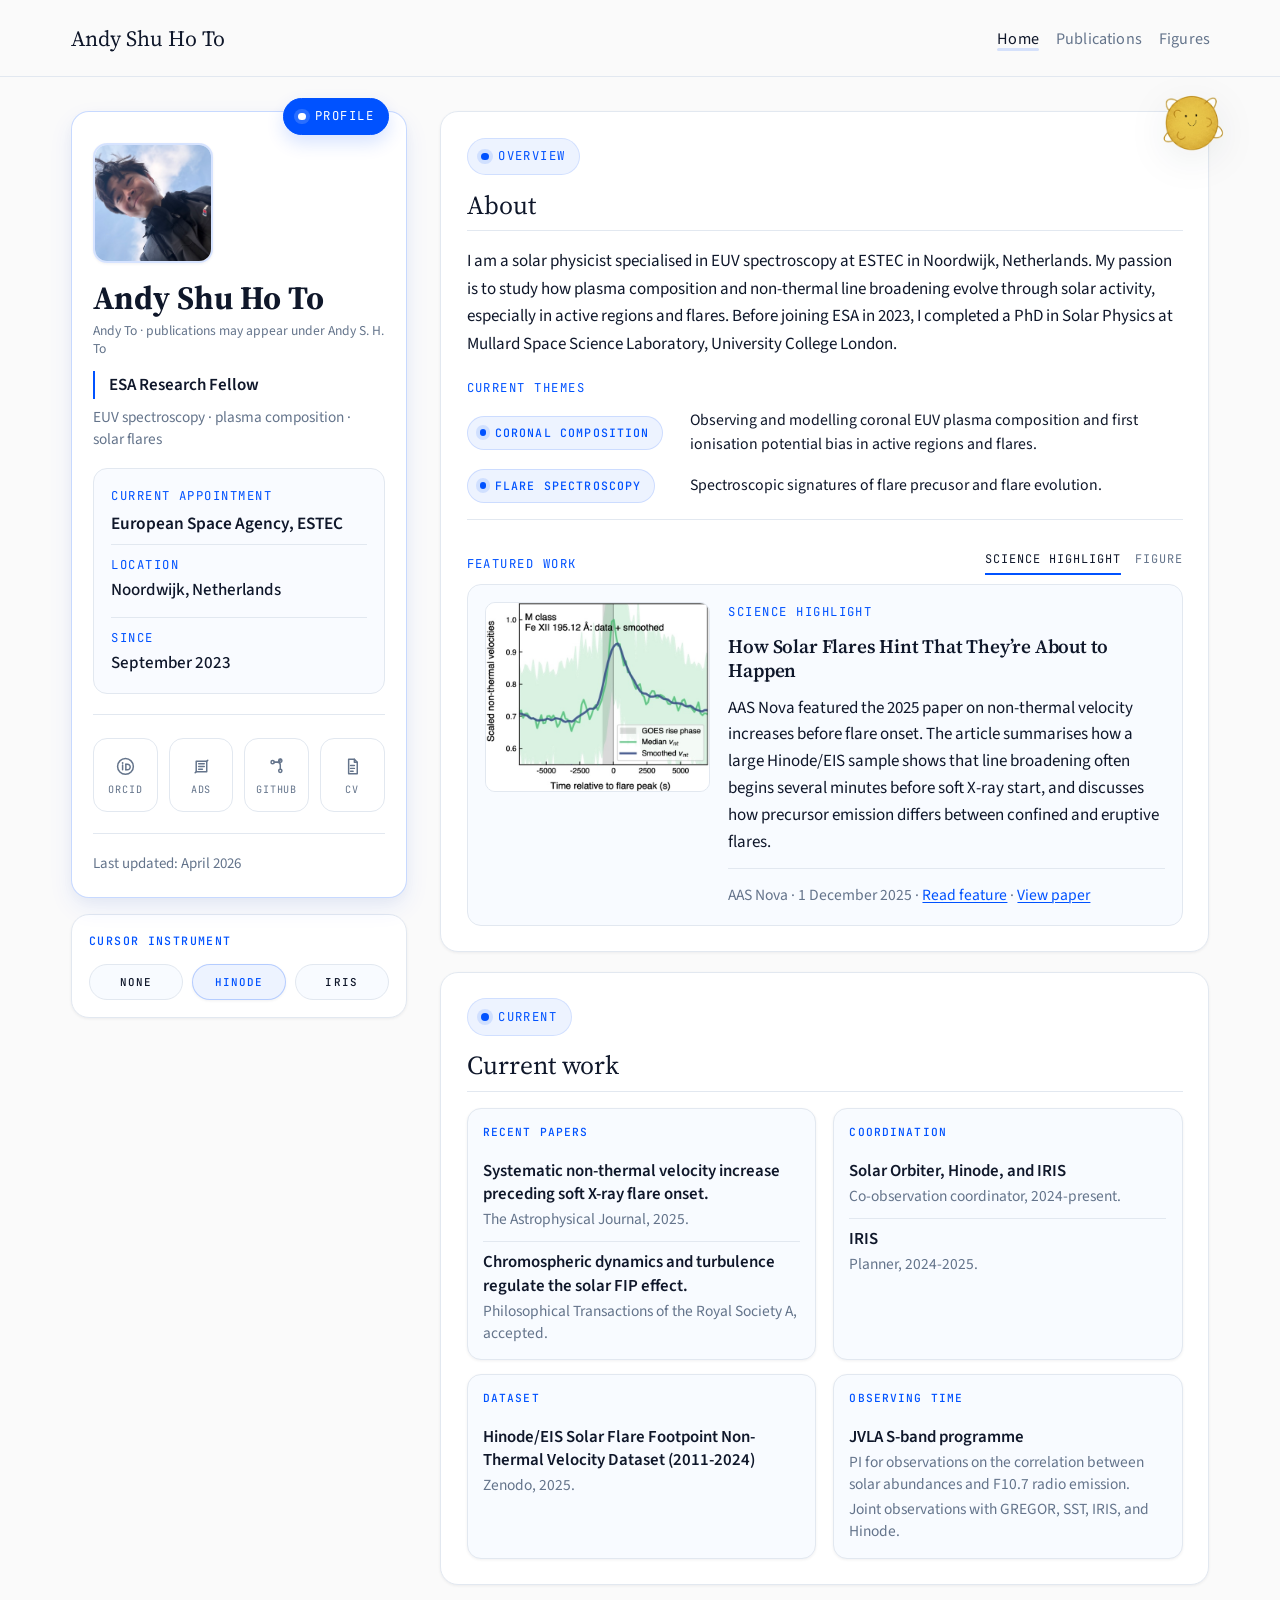
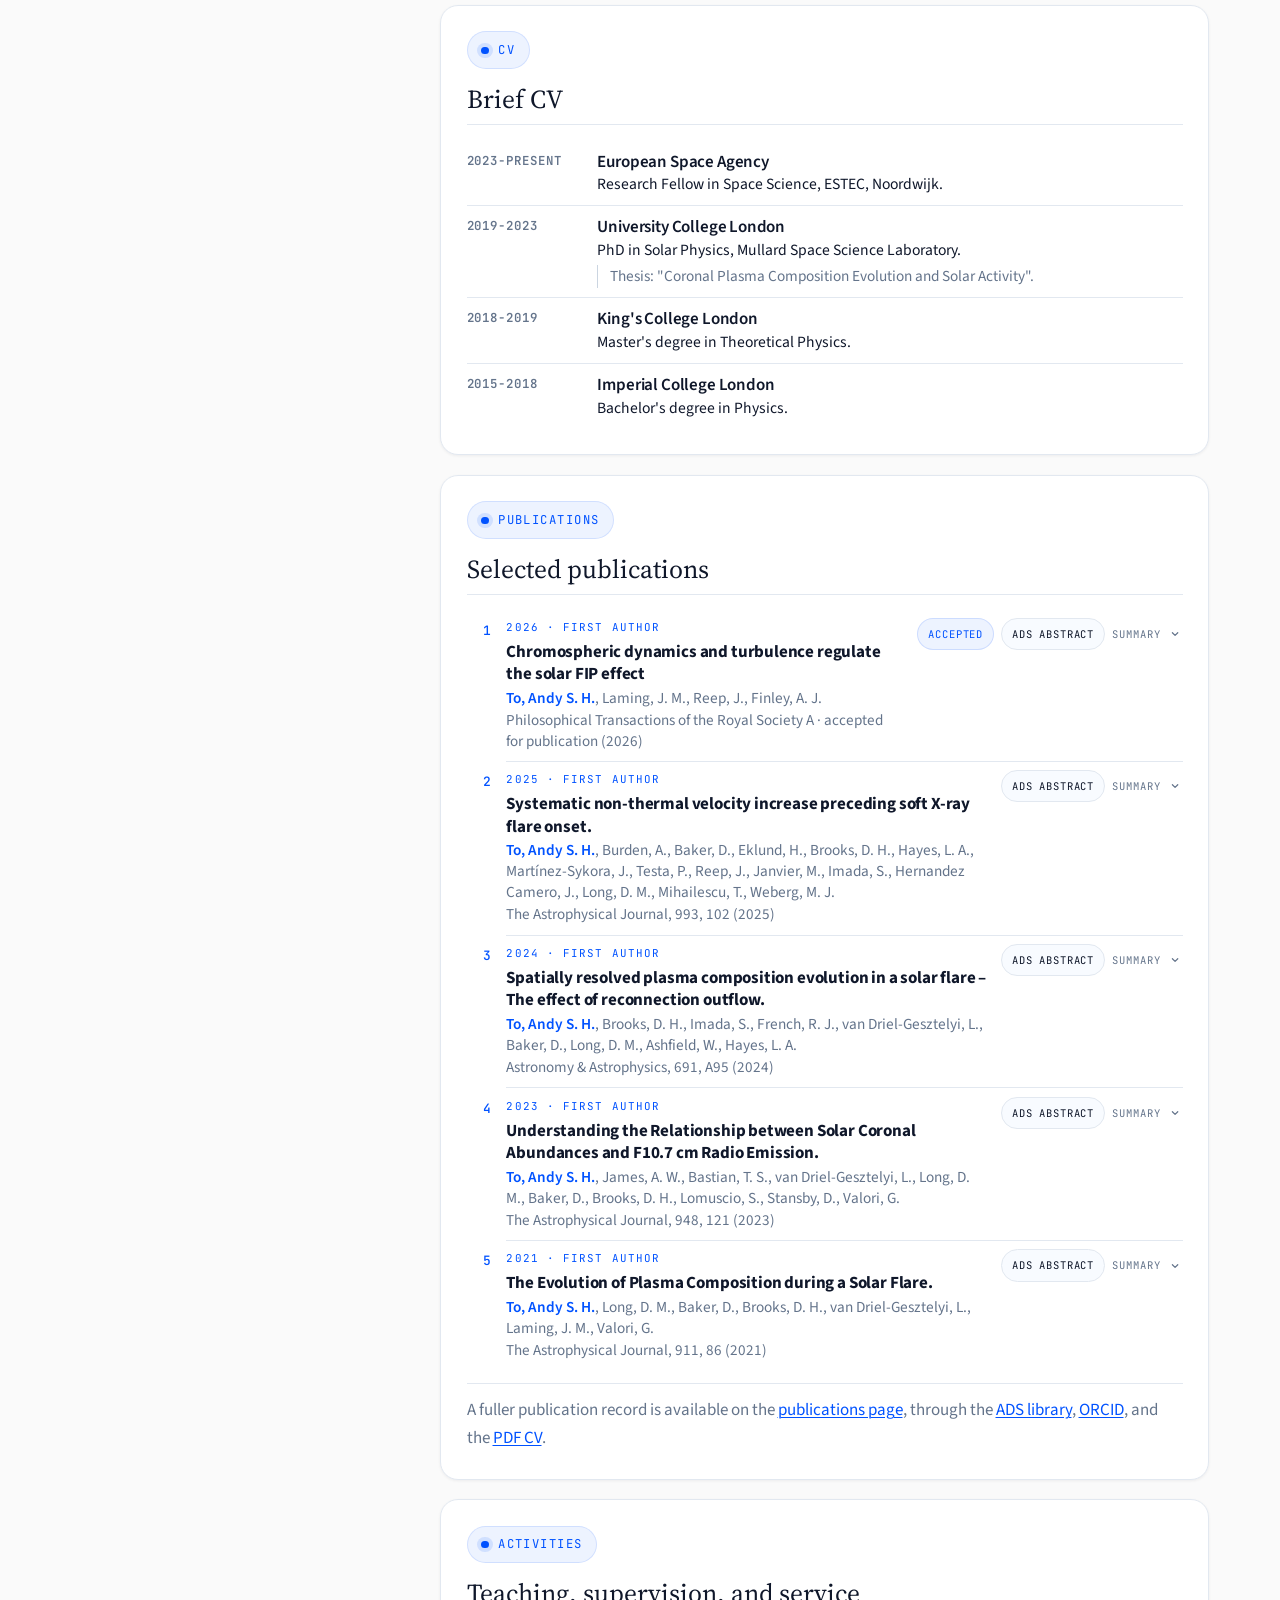
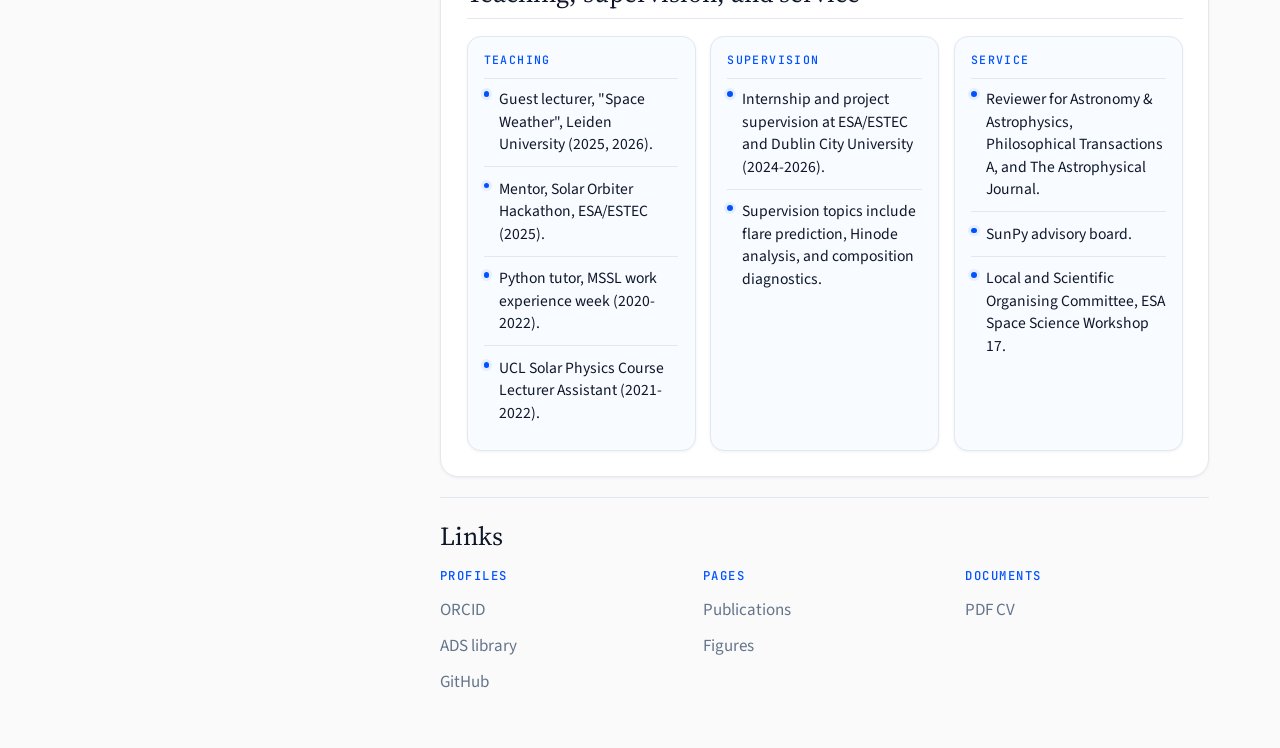
<file: index.html>
<!DOCTYPE html>
<html lang="en">
<head>
<meta charset="utf-8"/>
<meta content="width=device-width, initial-scale=1.0" name="viewport"/>
<title>Andy Shu Ho To (Andy To) | Solar Physicist at ESTEC</title>
<meta content="Academic homepage of Andy Shu Ho To, also listed as Andy To, a solar physicist at ESTEC in Noordwijk working on EUV spectroscopy, coronal plasma composition, solar flares, publications, and figures." name="description"/>
<meta content="Andy Shu Ho To" name="author"/>
<meta content="index, follow, max-image-preview:large" name="robots"/>
<meta content="index, follow, max-image-preview:large" name="googlebot"/>
<meta content="Andy Shu Ho To, Andy To, solar physics, solar physicist, EUV spectroscopy, ESTEC, ESA, solar flares, coronal plasma composition" name="keywords"/>
<meta content="#fafafa" name="theme-color"/>
<link href="./images/decorations/favicon-sun.png" rel="icon" type="image/png"/>
<link href="./images/decorations/favicon-sun.png" rel="apple-touch-icon"/>
<link href="https://andyto1234.github.io/" rel="canonical"/>
<meta content="Andy Shu Ho To (Andy To) | Solar Physicist at ESTEC" property="og:title"/>
<meta content="Solar physics, EUV spectroscopy, plasma composition, flare research, publications, figures, and academic activity by Andy Shu Ho To." property="og:description"/>
<meta content="profile" property="og:type"/>
<meta content="https://andyto1234.github.io/" property="og:url"/>
<meta content="Andy Shu Ho To" property="og:site_name"/>
<meta content="https://andyto1234.github.io/images/profile-2026.jpg" property="og:image"/>
<meta content="Portrait of Andy Shu Ho To, solar physicist and ESA Research Fellow." property="og:image:alt"/>
<meta content="summary_large_image" name="twitter:card"/>
<meta content="Andy Shu Ho To (Andy To) | Solar Physicist at ESTEC" name="twitter:title"/>
<meta content="Solar physics, EUV spectroscopy, plasma composition, flare research, publications, figures, and academic activity by Andy Shu Ho To." name="twitter:description"/>
<meta content="https://andyto1234.github.io/images/profile-2026.jpg" name="twitter:image"/>
<meta content="Portrait of Andy Shu Ho To, solar physicist and ESA Research Fellow." name="twitter:image:alt"/>
<link href="https://fonts.googleapis.com" rel="preconnect"/>
<link crossorigin="" href="https://fonts.gstatic.com" rel="preconnect"/>
<link href="https://fonts.googleapis.com/css2?family=JetBrains+Mono:wght@500&amp;family=Source+Sans+3:wght@400;600;700&amp;family=Source+Serif+4:wght@400;600&amp;display=swap" rel="stylesheet"/>
<link href="./style.css" rel="stylesheet"/>
<script type="application/ld+json">
      {
        "@context": "https://schema.org",
        "@graph": [
          {
            "@type": "WebSite",
            "@id": "https://andyto1234.github.io/#website",
            "url": "https://andyto1234.github.io/",
            "name": "Andy Shu Ho To",
            "alternateName": "Andy To",
            "description": "Academic homepage of Andy Shu Ho To with solar-physics research, publications, figures, and academic activity."
          },
          {
            "@type": "Person",
            "@id": "https://andyto1234.github.io/#person",
            "name": "Andy Shu Ho To",
            "alternateName": [
              "Andy To",
              "Andy S. H. To",
              "Andy SH To"
            ],
            "givenName": "Andy",
            "additionalName": "Shu Ho",
            "familyName": "To",
            "url": "https://andyto1234.github.io/",
            "image": "https://andyto1234.github.io/images/profile-2026.jpg",
            "description": "Solar physicist working on EUV spectroscopy, plasma composition, and solar flares at ESTEC in Noordwijk.",
            "jobTitle": "ESA Research Fellow",
            "mainEntityOfPage": "https://andyto1234.github.io/",
            "identifier": "https://orcid.org/0000-0003-0774-9084",
            "worksFor": {
              "@type": "Organization",
              "name": "European Space Agency"
            },
            "workLocation": {
              "@type": "Place",
              "name": "ESTEC, Noordwijk, Netherlands"
            },
            "alumniOf": [
              {
                "@type": "CollegeOrUniversity",
                "name": "University College London"
              },
              {
                "@type": "CollegeOrUniversity",
                "name": "King's College London"
              },
              {
                "@type": "CollegeOrUniversity",
                "name": "Imperial College London"
              }
            ],
            "knowsAbout": [
              "Solar physics",
              "EUV spectroscopy",
              "Coronal plasma composition",
              "First ionisation potential bias",
              "Solar flares"
            ],
            "sameAs": [
              "https://orcid.org/0000-0003-0774-9084",
              "https://github.com/andyto1234",
              "https://ui.adsabs.harvard.edu/user/libraries/9ZO21vKyRQqj28TcnHH9GQ"
            ]
          },
          {
            "@type": "BreadcrumbList",
            "@id": "https://andyto1234.github.io/#breadcrumb",
            "itemListElement": [
              {
                "@type": "ListItem",
                "position": 1,
                "name": "Home",
                "item": "https://andyto1234.github.io/"
              }
            ]
          }
        ]
      }
    </script>
</head>
<body>
<a class="skip-link" href="#main-content">Skip to content</a>
<header class="site-header">
<div class="container site-header__inner">
<a class="site-title" href="./">Andy Shu Ho To</a>
<nav aria-label="Primary" class="site-nav">
<a aria-current="page" href="./">Home</a>
<a href="./publications.html">Publications</a>
<a href="./figures.html">Figures</a>
</nav>
</div>
</header>
<main class="container page-layout" id="main-content">
<div class="rail-column">
<aside class="profile-card">
<p class="section-tag section-tag--inverted profile-card__tag">
<span aria-hidden="true" class="section-tag__dot"></span>
<span>Profile</span>
</p>
<img alt="Portrait of Andy Shu Ho To" class="profile-card__avatar" height="120" src="./images/profile-2026.jpg" width="120"/>
<h1 class="profile-card__name">Andy Shu Ho To</h1>
<p class="profile-card__alias">Andy To · publications may appear under Andy S. H. To</p>
<p class="profile-card__role">ESA Research Fellow</p>
<p class="profile-card__descriptor">
            EUV spectroscopy · plasma composition · solar flares
          </p>
<div class="profile-card__appointment">
<p class="appointment-card__label">Current appointment</p>
<h3 class="appointment-card__title">European Space Agency, ESTEC</h3>
<ul class="appointment-card__meta">
<li>
<span class="appointment-card__meta-label">Location</span>
<span>Noordwijk, Netherlands</span>
</li>
<li>
<span class="appointment-card__meta-label">Since</span>
<span>September 2023</span>
</li>
</ul>
</div>
<ul aria-label="Profile links" class="profile-card__links">
<li>
<a aria-label="ORCID" class="profile-card__icon-link" href="https://orcid.org/0000-0003-0774-9084" rel="noreferrer noopener" target="_blank" title="ORCID">
<svg aria-hidden="true" viewbox="0 0 24 24">
<circle cx="12" cy="12" r="8.25"></circle>
<circle cx="9" cy="8.4" fill="currentColor" r="0.95" stroke="none"></circle>
<path d="M9 10.5v5"></path>
<path d="M12.4 15.5v-5.9"></path>
<path d="M12.4 9.6h1.6a2.95 2.95 0 1 1 0 5.9h-1.6"></path>
</svg>
<span class="profile-card__icon-label">ORCID</span>
<span class="sr-only">ORCID</span></a>
</li>
<li>
<a aria-label="ADS library" class="profile-card__icon-link" href="https://ui.adsabs.harvard.edu/user/libraries/9ZO21vKyRQqj28TcnHH9GQ" rel="noreferrer noopener" target="_blank" title="ADS library">
<svg aria-hidden="true" viewbox="0 0 24 24">
<path d="M6.5 6.5h11v11h-11z"></path>
<path d="M9.1 9.2h5.8"></path>
<path d="M9.1 12h5.8"></path>
<path d="M9.1 14.8h3.9"></path>
<path d="M18.6 5.4l-1.1 1.1"></path>
<path d="M5.4 18.6l1.1-1.1"></path>
</svg>
<span class="profile-card__icon-label">ADS</span>
<span class="sr-only">ADS library</span></a>
</li>
<li>
<a aria-label="GitHub" class="profile-card__icon-link" href="https://github.com/andyto1234" rel="noreferrer noopener" target="_blank" title="GitHub">
<svg aria-hidden="true" viewbox="0 0 24 24">
<circle cx="8" cy="7.5" r="1.7"></circle>
<circle cx="16" cy="6" r="1.7"></circle>
<circle cx="16" cy="16.5" r="1.7"></circle>
<path d="M9.7 7.5h3.3a3 3 0 0 0 3-3"></path>
<path d="M9.7 7.5h3.3a3 3 0 0 1 3 3v4.3"></path>
</svg>
<span class="profile-card__icon-label">GitHub</span>
<span class="sr-only">GitHub</span></a>
</li>
<li>
<a aria-label="PDF CV" class="profile-card__icon-link" download="" href="./documents/andy-shu-ho-to-cv.pdf" title="PDF CV">
<svg aria-hidden="true" viewbox="0 0 24 24">
<path d="M8 4.5h6l3 3v12H8z"></path>
<path d="M14 4.5v3h3"></path>
<path d="M10 11h4"></path>
<path d="M10 14h4"></path>
<path d="M10 17h2.7"></path>
</svg>
<span class="profile-card__icon-label">CV</span>
<span class="sr-only">PDF CV</span>
</a>
</li>
</ul>
<p class="profile-card__updated">Last updated: April 2026</p>
</aside>
<section aria-label="Cursor instrument" class="rail-card instrument-card">
<p class="instrument-card__label">Cursor instrument</p>
<div aria-label="Cursor instrument selector" class="instrument-switcher" role="group">
<button aria-pressed="false" class="instrument-switcher__button" data-cursor-instrument="none" type="button">
              None
            </button>
<button aria-pressed="true" class="instrument-switcher__button" data-cursor-instrument="hinode" type="button">
              Hinode
            </button>
<button aria-pressed="false" class="instrument-switcher__button" data-cursor-instrument="iris" type="button">
              IRIS
            </button>
</div>
</section>
</div>
<div class="content-column">
<section class="content-section intro-section" id="about">
<p class="section-tag">
<span aria-hidden="true" class="section-tag__dot"></span>
<span>Overview</span>
</p>
<div class="about-header">
<h2>About</h2>
<figure aria-hidden="true" class="about-header__sun">
<img alt="" height="295" src="./images/decorations/about-sun.png" width="320"/>
</figure>
</div>
<div class="about-copy about-copy--wide">
<p class="about-summary">
              I am a solar physicist specialised in EUV spectroscopy at ESTEC
              in Noordwijk, Netherlands. My passion is to study how plasma
              composition and non-thermal line broadening evolve through solar
              activity, especially in active regions and flares. Before joining
              ESA in 2023, I completed a PhD in Solar Physics at Mullard Space
              Science Laboratory, University College London.
            </p>
<div class="about-focus" id="science-interests">
<p class="about-focus__label">Current themes</p>
<div aria-label="Current themes" class="theme-detail-list">
<article class="theme-detail">
<p class="theme-detail__badge">
<span aria-hidden="true" class="theme-detail__dot"></span>
<span>Coronal composition</span>
</p>
<p class="theme-detail__body">
                    Observing and modelling coronal EUV plasma composition and first ionisation
                    potential bias in active regions and flares.
                  </p>
</article>
<article class="theme-detail">
<p class="theme-detail__badge">
<span aria-hidden="true" class="theme-detail__dot"></span>
<span>Flare spectroscopy</span>
</p>
<p class="theme-detail__body">
                    Spectroscopic signatures of flare precusor and flare
                    evolution.
                  </p>
</article>
</div>
</div>
<div class="about-support">
<div class="research-highlight" data-highlight-switcher="">
<div class="research-highlight__header">
<p class="research-highlight__label">Featured work</p>
<div aria-label="Research highlight views" class="research-highlight__tabs">
<button aria-pressed="true" class="research-highlight__tab is-active" data-highlight-target="aas" type="button">
                      Science highlight
                    </button>
<button aria-pressed="false" class="research-highlight__tab" data-highlight-target="figure" type="button">
                      Figure
                    </button>
</div>
</div>
<div class="research-highlight__stage" data-highlight-stage="">
<div class="research-highlight__panel is-active" data-highlight-panel="aas">
<div class="research-highlight__feature">
<a class="research-highlight__media" href="https://aasnova.org/2025/12/01/how-solar-flares-hint-that-theyre-about-to-happen/" rel="noreferrer noopener" target="_blank">
<img alt="Line plot showing a rise in scaled non-thermal velocity before an M-class flare peak." height="488" src="./images/highlights/aas-2025-onset.jpg" width="578"/>
</a>
<div class="research-highlight__body">
<p class="research-highlight__eyebrow">Science highlight</p>
<h3>How Solar Flares Hint That They’re About to Happen</h3>
<p>
                          AAS Nova featured the 2025 paper on non-thermal velocity
                          increases before flare onset. The article summarises how a
                          large Hinode/EIS sample shows that line broadening often
                          begins several minutes before soft X-ray start, and
                          discusses how precursor emission differs between confined
                          and eruptive flares.
                        </p>
<p class="research-highlight__meta">
                          AAS Nova · 1 December 2025 ·
                          <a href="https://aasnova.org/2025/12/01/how-solar-flares-hint-that-theyre-about-to-happen/" rel="noreferrer noopener" target="_blank">Read feature</a>
                          ·
                          <a href="https://ui.adsabs.harvard.edu/abs/2025ApJ...993..102T/abstract" rel="noreferrer noopener" target="_blank">View paper</a>
</p>
</div>
</div>
</div>
<div class="research-highlight__panel" data-highlight-panel="figure" hidden="">
<div class="research-highlight__feature research-highlight__feature--wide-media">
<a class="research-highlight__media" href="./figures.html#paper-2024">
<img alt="Illustration of flare-loop downflows, chromospheric evaporation, and high- and low-FIP-bias plasma in reconnected loops." height="643" src="./images/figures/to-2024-downflow-illustration.png" width="1800"/>
</a>
<div class="research-highlight__body">
<p class="research-highlight__eyebrow">Paper figure</p>
<h3>Illustrating reconnection downflows and flare-loop composition</h3>
<p>
                          This illustration from To et al. (2024) summarizes the
                          interpretation proposed for the 2017 September 10 flare:
                          low-FIP-bias chromospheric evaporation fills the lower
                          flare loops, while high-FIP-bias plasma from reconnection
                          downflows remains concentrated near the loop top.
                        </p>
<p class="research-highlight__meta">
                          Astronomy &amp; Astrophysics, 2024 ·
                          <a href="./figures.html#paper-2024">View figure notes</a>
</p>
</div>
</div>
</div>
</div>
</div>
</div>
</div>
</section>
<section class="content-section" id="current-work">
<p class="section-tag">
<span aria-hidden="true" class="section-tag__dot"></span>
<span>Current</span>
</p>
<h2>Current work</h2>
<dl class="fact-grid">
<div class="fact-grid__item">
<dt>Recent papers</dt>
<dd class="fact-grid__detail">
<div class="fact-grid__entry">
<p class="fact-grid__headline">
                    Systematic non-thermal velocity increase preceding soft
                    X-ray flare onset.
                  </p>
<p>The Astrophysical Journal, 2025.</p>
</div>
<div class="fact-grid__entry">
<p class="fact-grid__headline">
                    Chromospheric dynamics and turbulence regulate the solar FIP
                    effect.
                  </p>
<p>
                    Philosophical Transactions of the Royal Society A,
                    accepted.
                  </p>
</div>
</dd>
</div>
<div class="fact-grid__item">
<dt>Coordination</dt>
<dd class="fact-grid__detail">
<div class="fact-grid__entry">
<p class="fact-grid__headline">
                    Solar Orbiter, Hinode, and IRIS
                  </p>
<p>Co-observation coordinator, 2024-present.</p>
</div>
<div class="fact-grid__entry">
<p class="fact-grid__headline">IRIS</p>
<p>Planner, 2024-2025.</p>
</div>
</dd>
</div>
<div class="fact-grid__item">
<dt>Dataset</dt>
<dd class="fact-grid__detail">
<div class="fact-grid__entry">
<p class="fact-grid__headline">
<a href="https://doi.org/10.5281/zenodo.15613861" rel="noreferrer noopener" target="_blank">Hinode/EIS Solar Flare Footpoint Non-Thermal Velocity
                      Dataset (2011-2024)</a>
</p>
<p>Zenodo, 2025.</p>
</div>
</dd>
</div>
<div class="fact-grid__item">
<dt>Observing time</dt>
<dd class="fact-grid__detail">
<div class="fact-grid__entry">
<p class="fact-grid__headline">JVLA S-band programme</p>
<p>
                    PI for observations on the correlation between solar
                    abundances and F10.7 radio emission.
                  </p>
<p class="fact-grid__support">
                    Joint observations with GREGOR, SST, IRIS, and Hinode.
                  </p>
</div>
</dd>
</div>
</dl>
</section>
<section class="content-section" id="brief-cv">
<p class="section-tag">
<span aria-hidden="true" class="section-tag__dot"></span>
<span>CV</span>
</p>
<h2>Brief CV</h2>
<div class="timeline">
<div class="timeline__row">
<p class="timeline__dates">2023-present</p>
<div>
<p class="timeline__title">European Space Agency</p>
<p class="timeline__detail">
                  Research Fellow in Space Science, ESTEC, Noordwijk.
                </p>
</div>
</div>
<div class="timeline__row">
<p class="timeline__dates">2019-2023</p>
<div>
<p class="timeline__title">University College London</p>
<p class="timeline__detail">
                  PhD in Solar Physics, Mullard Space Science Laboratory.
                </p>
<p class="timeline__subdetail">
                  Thesis: "Coronal Plasma Composition Evolution and Solar
                  Activity".
                </p>
</div>
</div>
<div class="timeline__row">
<p class="timeline__dates">2018-2019</p>
<div>
<p class="timeline__title">King's College London</p>
<p class="timeline__detail">
                  Master's degree in Theoretical Physics.
                </p>
</div>
</div>
<div class="timeline__row">
<p class="timeline__dates">2015-2018</p>
<div>
<p class="timeline__title">Imperial College London</p>
<p class="timeline__detail">Bachelor's degree in Physics.</p>
</div>
</div>
</div>
</section>
<section class="content-section" id="selected-publications">
<p class="section-tag">
<span aria-hidden="true" class="section-tag__dot"></span>
<span>Publications</span>
</p>
<h2>Selected publications</h2>
<ol class="publication-list publication-list--numbered"><li class="publication-list__item">
<article class="publication-card publication-card--bibliography">
<div class="publication-card__header" data-publication-trigger="">
<div class="publication-card__copy">
<p class="publication-card__eyebrow">2026 · First author</p>
<p class="publication-list__title"><a href="https://ui.adsabs.harvard.edu/abs/2026arXiv260413174T/abstract" rel="noreferrer noopener" target="_blank">Chromospheric dynamics and turbulence regulate the solar FIP effect</a></p>
<p class="publication-card__authors"><span class="author-highlight">To, Andy S. H.</span>,
                    Laming, J. M., Reep, J., Finley, A. J.</p>
<p class="publication-card__meta">Philosophical Transactions of the Royal Society A · accepted for publication (2026)</p>
</div>
<div class="publication-card__actions">
<span class="bibliography-entry__chip">Accepted</span>
<a class="bibliography-entry__link" href="https://ui.adsabs.harvard.edu/abs/2026arXiv260413174T/abstract" rel="noreferrer noopener" target="_blank">ADS abstract</a> <button aria-controls="abstract-2026-chromospheric-dynamics-and-turbulence-regulate-the-solar-fip-effect" aria-expanded="false" aria-label="Show summary for Chromospheric dynamics and turbulence regulate the solar FIP effect" class="publication-card__toggle" type="button"><span class="publication-card__toggle-label">Summary</span><svg aria-hidden="true" viewbox="0 0 24 24"><path d="M8 10l4 4 4-4"></path></svg></button>
</div>
</div>
<div class="publication-card__abstract" id="abstract-2026-chromospheric-dynamics-and-turbulence-regulate-the-solar-fip-effect">
<div class="publication-card__abstract-inner">
<p class="publication-card__abstract-label">Summary</p>
<p>Coronal elemental abundance patterns (FIP bias) encode chromospheric physics. Coupling HYDRAD chromospheric simulations with the ponderomotive-force code FIPpy, we show the ponderomotive model remains viable under dynamic heating, while acoustic flux and turbulence strongly reshape fractionation: very low acoustic flux lets thermal velocities dominate and produce unusual element ordering, whereas turbulence—including enhanced turbulence in flares—suppresses fractionation and may explain weaker FIP bias observed during flares.</p>
</div>
</div>
</article>
</li><li class="publication-list__item">
<article class="publication-card publication-card--bibliography">
<div class="publication-card__header" data-publication-trigger="">
<div class="publication-card__copy">
<p class="publication-card__eyebrow">2025 · First author</p>
<p class="publication-list__title"><a href="https://ui.adsabs.harvard.edu/abs/2025ApJ...993..102T/abstract" rel="noreferrer noopener" target="_blank">Systematic non-thermal velocity increase preceding soft X-ray flare onset.</a></p>
<p class="publication-card__authors"><span class="author-highlight">To, Andy S. H.</span>,
                    Burden, A., Baker, D., Eklund, H., Brooks, D. H., Hayes,
                    L. A., Martínez-Sykora, J., Testa, P., Reep, J., Janvier,
                    M., Imada, S., Hernandez Camero, J., Long, D. M.,
                    Mihailescu, T., Weberg, M. J.</p>
<p class="publication-card__meta">The Astrophysical Journal, 993, 102 (2025)</p>
</div>
<div class="publication-card__actions">
<a class="bibliography-entry__link" href="https://ui.adsabs.harvard.edu/abs/2025ApJ...993..102T/abstract" rel="noreferrer noopener" target="_blank">ADS abstract</a> <button aria-controls="abstract-2025-systematic-non-thermal-velocity-increase-preceding-soft-x-ray-flare-onset" aria-expanded="false" aria-label="Show summary for Systematic non-thermal velocity increase preceding soft X-ray flare onset." class="publication-card__toggle" type="button"><span class="publication-card__toggle-label">Summary</span><svg aria-hidden="true" viewbox="0 0 24 24"><path d="M8 10l4 4 4-4"></path></svg></button>
</div>
</div>
<div class="publication-card__abstract" id="abstract-2025-systematic-non-thermal-velocity-increase-preceding-soft-x-ray-flare-onset">
<div class="publication-card__abstract-inner">
<p class="publication-card__abstract-label">Summary</p>
<p>Using a Hinode/EIS catalogue of 1,449 flares from 2011-2024, this paper measures how EUV non-thermal velocities evolve before soft X-ray flare onset across C-, M-, and X-class events. It finds that line broadening typically begins 4-25 minutes before GOES start in C and M flares, with earlier and more extended precursor behaviour in many eruptive M-class events.</p>
</div>
</div>
</article>
</li><li class="publication-list__item">
<article class="publication-card publication-card--bibliography">
<div class="publication-card__header" data-publication-trigger="">
<div class="publication-card__copy">
<p class="publication-card__eyebrow">2024 · First author</p>
<p class="publication-list__title"><a href="https://ui.adsabs.harvard.edu/abs/2024A%26A...691A..95T/abstract" rel="noreferrer noopener" target="_blank">Spatially resolved plasma composition evolution in a solar flare – The effect of reconnection outflow.</a></p>
<p class="publication-card__authors"><span class="author-highlight">To, Andy S. H.</span>,
                    Brooks, D. H., Imada, S., French, R. J.,
                    van Driel-Gesztelyi, L., Baker, D., Long, D. M.,
                    Ashfield, W., Hayes, L. A.</p>
<p class="publication-card__meta">Astronomy &amp; Astrophysics, 691, A95 (2024)</p>
</div>
<div class="publication-card__actions">
<a class="bibliography-entry__link" href="https://ui.adsabs.harvard.edu/abs/2024A%26A...691A..95T/abstract" rel="noreferrer noopener" target="_blank">ADS abstract</a> <button aria-controls="abstract-2024-spatially-resolved-plasma-composition-evolution-in-a-solar-flare-the-effect-of-reconnection-outflow" aria-expanded="false" aria-label="Show summary for Spatially resolved plasma composition evolution in a solar flare – The effect of reconnection outflow." class="publication-card__toggle" type="button"><span class="publication-card__toggle-label">Summary</span><svg aria-hidden="true" viewbox="0 0 24 24"><path d="M8 10l4 4 4-4"></path></svg></button>
</div>
</div>
<div class="publication-card__abstract" id="abstract-2024-spatially-resolved-plasma-composition-evolution-in-a-solar-flare-the-effect-of-reconnection-outflow">
<div class="publication-card__abstract-inner">
<p class="publication-card__abstract-label">Summary</p>
<p>This paper tracks FIP bias through the 2017 September 10 X8.2 flare using 12 Hinode/EIS rasters and two abundance diagnostics. It finds persistent high-FIP-bias plasma near loop tops and near-photospheric values at footpoints, consistent with mixing between reconnection-downflow plasma and chromospheric evaporation.</p>
</div>
</div>
</article>
</li><li class="publication-list__item">
<article class="publication-card publication-card--bibliography">
<div class="publication-card__header" data-publication-trigger="">
<div class="publication-card__copy">
<p class="publication-card__eyebrow">2023 · First author</p>
<p class="publication-list__title"><a href="https://ui.adsabs.harvard.edu/abs/2023ApJ...948..121T/abstract" rel="noreferrer noopener" target="_blank">Understanding the Relationship between Solar Coronal Abundances and F10.7 cm Radio Emission.</a></p>
<p class="publication-card__authors"><span class="author-highlight">To, Andy S. H.</span>,
                    James, A. W., Bastian, T. S.,
                    van Driel-Gesztelyi, L., Long, D. M., Baker, D., Brooks,
                    D. H., Lomuscio, S., Stansby, D., Valori, G.</p>
<p class="publication-card__meta">The Astrophysical Journal, 948, 121 (2023)</p>
</div>
<div class="publication-card__actions">
<a class="bibliography-entry__link" href="https://ui.adsabs.harvard.edu/abs/2023ApJ...948..121T/abstract" rel="noreferrer noopener" target="_blank">ADS abstract</a> <button aria-controls="abstract-2023-understanding-the-relationship-between-solar-coronal-abundances-and-f10-7-cm-radio-emission" aria-expanded="false" aria-label="Show summary for Understanding the Relationship between Solar Coronal Abundances and F10.7 cm Radio Emission." class="publication-card__toggle" type="button"><span class="publication-card__toggle-label">Summary</span><svg aria-hidden="true" viewbox="0 0 24 24"><path d="M8 10l4 4 4-4"></path></svg></button>
</div>
</div>
<div class="publication-card__abstract" id="abstract-2023-understanding-the-relationship-between-solar-coronal-abundances-and-f10-7-cm-radio-emission">
<div class="publication-card__abstract-inner">
<p class="publication-card__abstract-label">Summary</p>
<p>This paper tests why the Sun-as-a-star correlation between coronal composition and F10.7 becomes nonlinear during higher activity. Using coordinated JVLA, Hinode/EIS, and SDO observations, it shows that strong magnetic concentrations and gyroresonance above sunspots alter the local relationship between radio flux and coronal abundance.</p>
</div>
</div>
</article>
</li><li class="publication-list__item">
<article class="publication-card publication-card--bibliography">
<div class="publication-card__header" data-publication-trigger="">
<div class="publication-card__copy">
<p class="publication-card__eyebrow">2021 · First author</p>
<p class="publication-list__title"><a href="https://ui.adsabs.harvard.edu/abs/2021ApJ...911...86T/abstract" rel="noreferrer noopener" target="_blank">The Evolution of Plasma Composition during a Solar Flare.</a></p>
<p class="publication-card__authors"><span class="author-highlight">To, Andy S. H.</span>, Long,
                    D. M., Baker, D., Brooks, D. H., van Driel-Gesztelyi, L.,
                    Laming, J. M., Valori, G.</p>
<p class="publication-card__meta">The Astrophysical Journal, 911, 86 (2021)</p>
</div>
<div class="publication-card__actions">
<a class="bibliography-entry__link" href="https://ui.adsabs.harvard.edu/abs/2021ApJ...911...86T/abstract" rel="noreferrer noopener" target="_blank">ADS abstract</a> <button aria-controls="abstract-2021-the-evolution-of-plasma-composition-during-a-solar-flare" aria-expanded="false" aria-label="Show summary for The Evolution of Plasma Composition during a Solar Flare." class="publication-card__toggle" type="button"><span class="publication-card__toggle-label">Summary</span><svg aria-hidden="true" viewbox="0 0 24 24"><path d="M8 10l4 4 4-4"></path></svg></button>
</div>
</div>
<div class="publication-card__abstract" id="abstract-2021-the-evolution-of-plasma-composition-during-a-solar-flare">
<div class="publication-card__abstract-inner">
<p class="publication-card__abstract-label">Summary</p>
<p>Using Hinode/EIS observations of a small flare, this paper compares abundance diagnostics before and during the event. It finds a strong flare-time increase in the Ca XIV/Ar XIV ratio while Si X/S X remains comparatively unchanged, and discusses how flare heating and chromospheric plasma injection may affect different diagnostics.</p>
</div>
</div>
</article>
</li></ol>
<p class="content-note">
            A fuller publication record is available on the
            <a href="./publications.html">publications page</a>, through the
            <a href="https://ui.adsabs.harvard.edu/user/libraries/9ZO21vKyRQqj28TcnHH9GQ" rel="noreferrer noopener" target="_blank">ADS library</a>,
            <a href="https://orcid.org/0000-0003-0774-9084" rel="noreferrer noopener" target="_blank">ORCID</a>, and the <a download="" href="./documents/andy-shu-ho-to-cv.pdf">PDF CV</a>.
          </p>
</section>
<section class="content-section" id="academic-roles">
<p class="section-tag">
<span aria-hidden="true" class="section-tag__dot"></span>
<span>Activities</span>
</p>
<h2>Teaching, supervision, and service</h2>
<div class="columns-3">
<article class="role-card">
<h3>Teaching</h3>
<ul class="activity-list">
<li>Guest lecturer, "Space Weather", Leiden University (2025, 2026).</li>
<li>Mentor, Solar Orbiter Hackathon, ESA/ESTEC (2025).</li>
<li>Python tutor, MSSL work experience week (2020-2022).</li>
<li>UCL Solar Physics Course Lecturer Assistant (2021-2022).</li>
</ul>
</article>
<article class="role-card">
<h3>Supervision</h3>
<ul class="activity-list">
<li>Internship and project supervision at ESA/ESTEC and Dublin City University (2024-2026).</li>
<li>Supervision topics include flare prediction, Hinode analysis, and composition diagnostics.</li>
</ul>
</article>
<article class="role-card">
<h3>Service</h3>
<ul class="activity-list">
<li>Reviewer for Astronomy &amp; Astrophysics, Philosophical Transactions A, and The Astrophysical Journal.</li>
<li>SunPy advisory board.</li>
<li>Local and Scientific Organising Committee, ESA Space Science Workshop 17.</li>
</ul>
</article>
</div>
</section>
<section class="content-section content-section--footer" id="links">
<h2>Links</h2>
<div class="link-footer">
<div class="link-footer__group">
<h3>Profiles</h3>
<ul class="link-footer__list">
<li>
<a href="https://orcid.org/0000-0003-0774-9084" rel="noreferrer noopener" target="_blank">ORCID</a>
</li>
<li>
<a href="https://ui.adsabs.harvard.edu/user/libraries/9ZO21vKyRQqj28TcnHH9GQ" rel="noreferrer noopener" target="_blank">ADS library</a>
</li>
<li>
<a href="https://github.com/andyto1234" rel="noreferrer noopener" target="_blank">GitHub</a>
</li>
</ul>
</div>
<div class="link-footer__group">
<h3>Pages</h3>
<ul class="link-footer__list">
<li><a href="./publications.html">Publications</a></li>
<li><a href="./figures.html">Figures</a></li>
</ul>
</div>
<div class="link-footer__group">
<h3>Documents</h3>
<ul class="link-footer__list">
<li><a download="" href="./documents/andy-shu-ho-to-cv.pdf">PDF CV</a></li>
</ul>
</div>
</div>
</section>
</div>
</main>
<script>
      document.querySelectorAll("[data-highlight-switcher]").forEach((switcher) => {
        const buttons = Array.from(
          switcher.querySelectorAll("[data-highlight-target]")
        );
        const panels = Array.from(
          switcher.querySelectorAll("[data-highlight-panel]")
        );
        const stage = switcher.querySelector("[data-highlight-stage]");
        const reduceMotion = window.matchMedia("(prefers-reduced-motion: reduce)");
        let activePanel =
          panels.find((panel) => panel.classList.contains("is-active")) ||
          panels.find((panel) => !panel.hidden);
        let isTransitioning = false;
        let cleanupTimer = null;

        const setActiveHighlight = (target) => {
          const nextPanel = panels.find(
            (panel) => panel.dataset.highlightPanel === target
          );
          if (!nextPanel || nextPanel === activePanel || isTransitioning) {
            return;
          }

          buttons.forEach((button) => {
            const isActive = button.dataset.highlightTarget === target;
            button.classList.toggle("is-active", isActive);
            button.setAttribute("aria-pressed", String(isActive));
          });

          if (!stage || reduceMotion.matches || !activePanel) {
            panels.forEach((panel) => {
              const isActive = panel === nextPanel;
              panel.hidden = !isActive;
              panel.classList.toggle("is-active", isActive);
              panel.classList.remove("is-entering", "is-leaving");
            });
            activePanel = nextPanel;
            return;
          }

          isTransitioning = true;
          const currentPanel = activePanel;
          const currentFeature = currentPanel.querySelector(
            ".research-highlight__feature"
          );
          const nextFeature = nextPanel.querySelector(
            ".research-highlight__feature"
          );

          const finishTransition = () => {
            if (cleanupTimer) {
              window.clearTimeout(cleanupTimer);
              cleanupTimer = null;
            }

            stage.removeEventListener("transitionend", handleStageTransitionEnd);
            currentPanel.hidden = true;
            currentPanel.classList.remove("is-leaving");
            nextPanel.classList.remove("is-entering");
            nextPanel.classList.add("is-active");
            nextPanel.style.visibility = "";
            stage.classList.remove("is-animating");
            stage.style.height = "";
            activePanel = nextPanel;
            isTransitioning = false;
          };

          const handleStageTransitionEnd = (event) => {
            if (event.target === stage && event.propertyName === "height") {
              finishTransition();
            }
          };

          currentPanel.hidden = false;
          nextPanel.hidden = false;
          nextPanel.classList.remove("is-leaving");
          nextPanel.classList.add("is-entering");
          nextPanel.style.visibility = "hidden";

          const currentHeight =
            currentFeature?.offsetHeight || currentPanel.offsetHeight;
          const nextHeight = nextFeature?.offsetHeight || nextPanel.offsetHeight;

          stage.style.height = `${currentHeight}px`;
          stage.getBoundingClientRect();
          stage.classList.add("is-animating");
          stage.addEventListener("transitionend", handleStageTransitionEnd);

          window.requestAnimationFrame(() => {
            nextPanel.style.visibility = "";
            currentPanel.classList.remove("is-active");
            currentPanel.classList.add("is-leaving");
            nextPanel.classList.remove("is-entering");
            nextPanel.classList.add("is-active");
            stage.style.height = `${nextHeight}px`;
          });

          cleanupTimer = window.setTimeout(finishTransition, 420);
        };

        buttons.forEach((button) => {
          button.addEventListener("click", () => {
            setActiveHighlight(button.dataset.highlightTarget);
          });
        });
      });

      document.querySelectorAll(".publication-card").forEach((card) => {
        const header = card.querySelector("[data-publication-trigger]");
        const button = card.querySelector(".publication-card__toggle");

        const setExpanded = (expanded) => {
          button.setAttribute("aria-expanded", String(expanded));
          card.classList.toggle("is-open", expanded);
        };

        const toggleExpanded = () => {
          setExpanded(button.getAttribute("aria-expanded") !== "true");
        };

        header.addEventListener("click", (event) => {
          if (event.target.closest("a") || event.target.closest("button")) {
            return;
          }
          toggleExpanded();
        });

        button.addEventListener("click", () => {
          toggleExpanded();
        });
      });
    </script>
<script src="./page-transition.js"></script>
<script src="./cursor-satellite.js"></script>
</body>
</html>
</file>
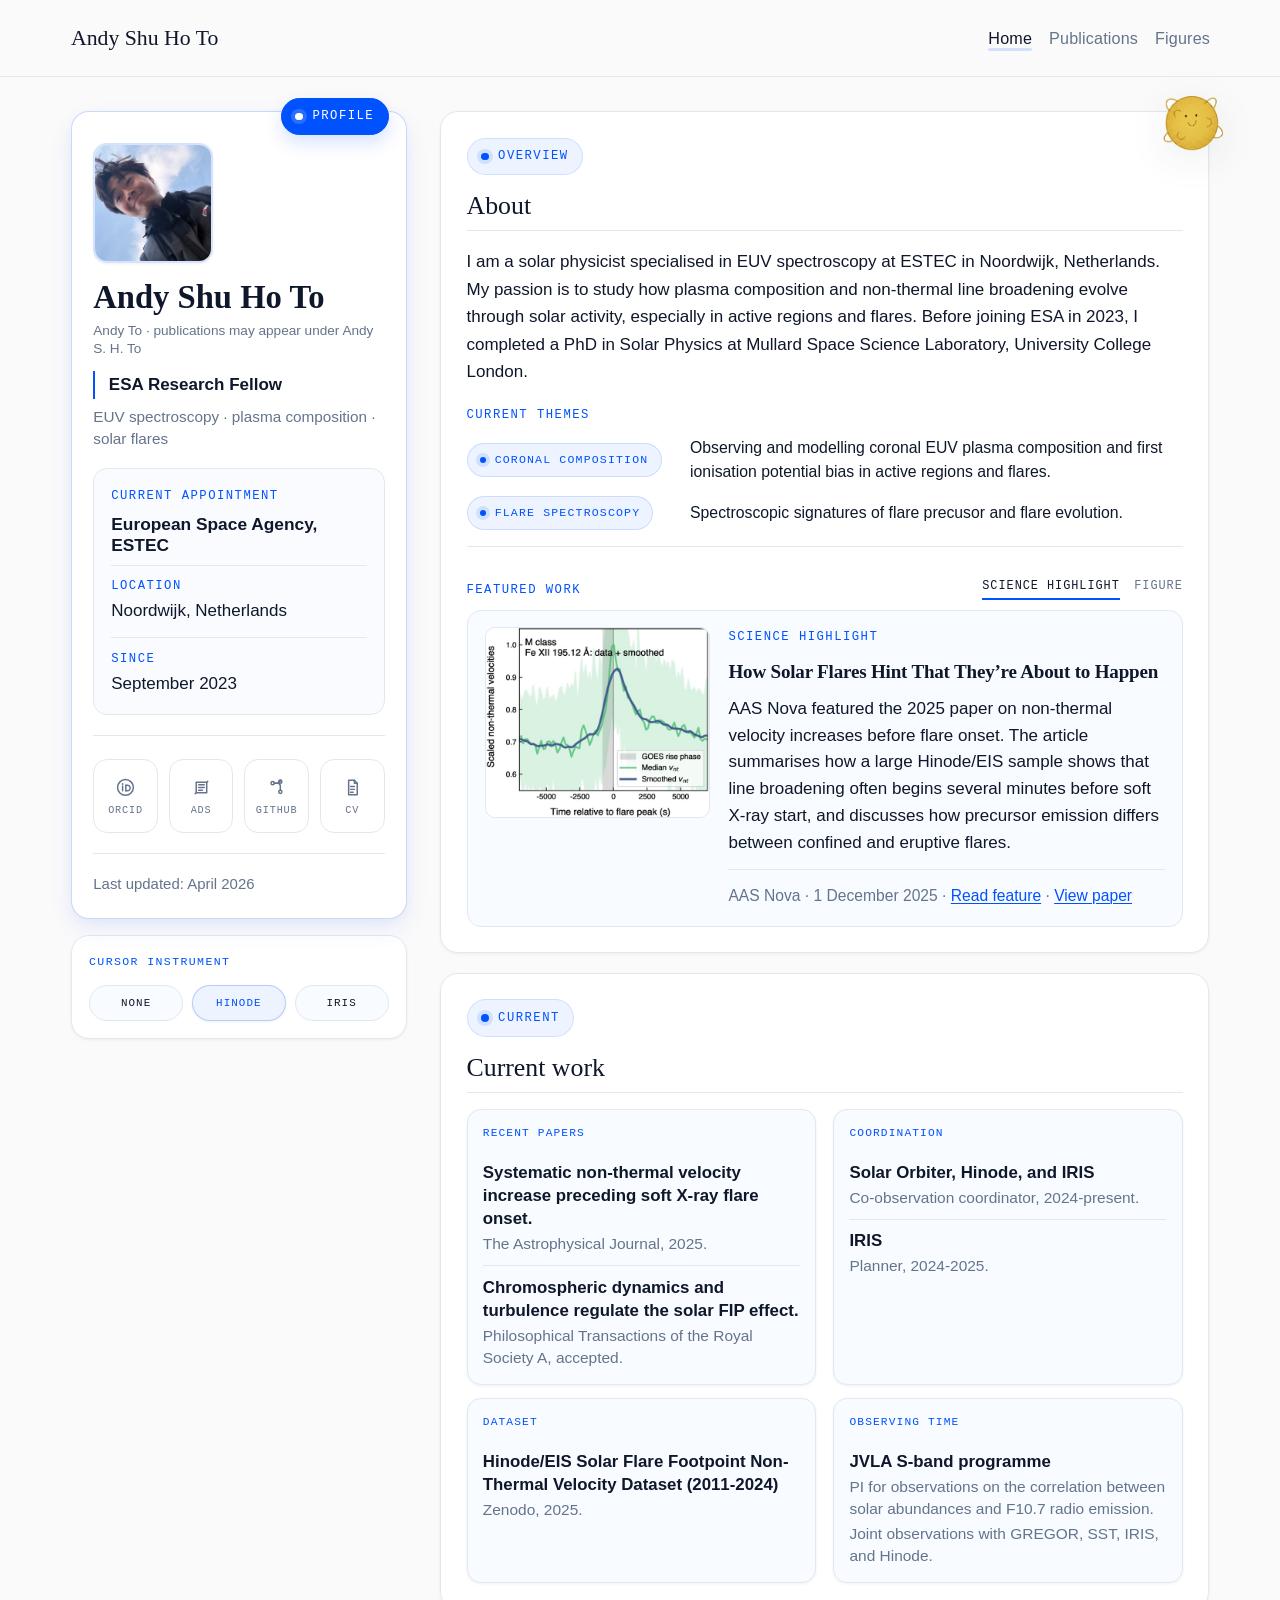
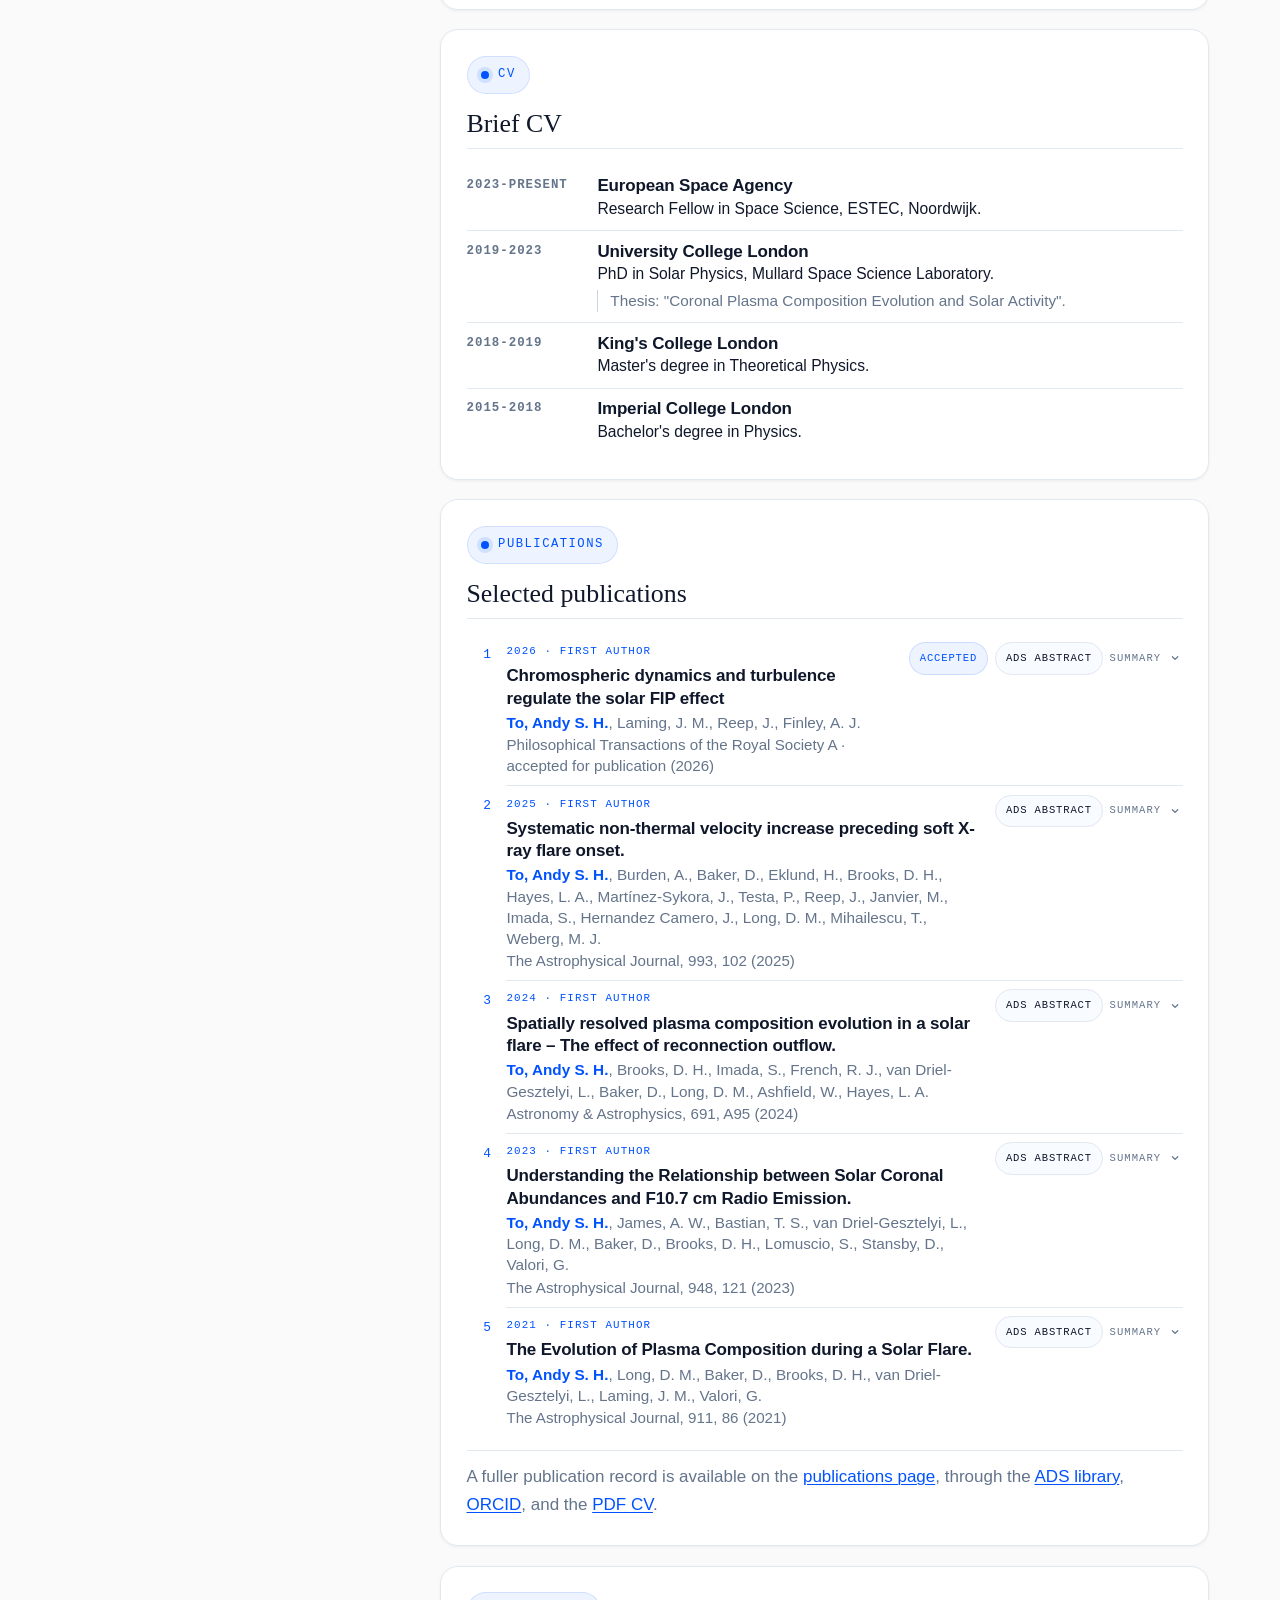
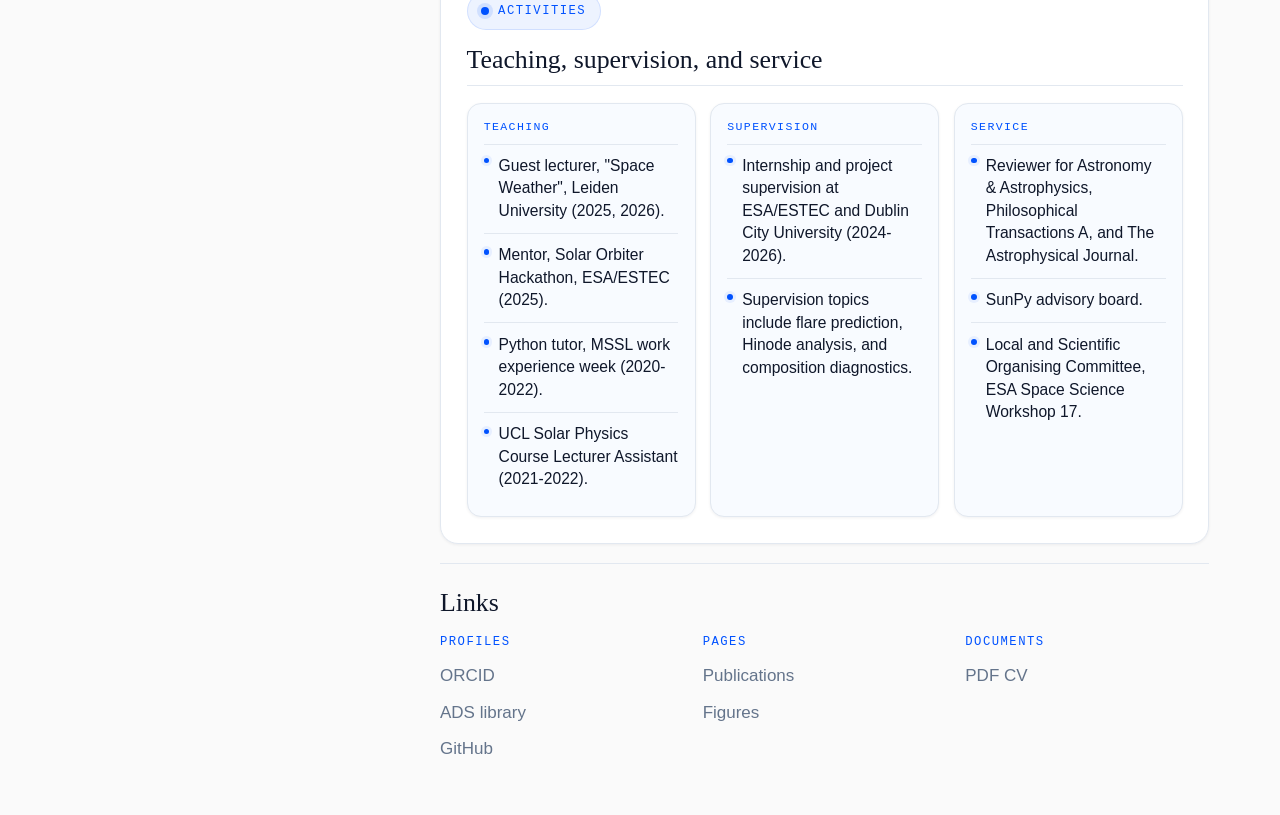
<file: andyto.uk/index.html>
<!DOCTYPE html>
<html lang="en">
<head>
<meta charset="utf-8"/>
<meta content="width=device-width, initial-scale=1.0" name="viewport"/>
<title>Andy Shu Ho To | Redirecting</title>
<meta content="noindex, follow" name="robots"/>
<link href="https://andyto1234.github.io/" rel="canonical"/>
<meta content="0; url=https://andyto1234.github.io/" http-equiv="refresh"/>
<script>
      window.location.replace("https://andyto1234.github.io/");
    </script>
</head>
<body>
<p>Redirecting to <a href="https://andyto1234.github.io/">https://andyto1234.github.io/</a>.</p>
</body>
</html>
</file>
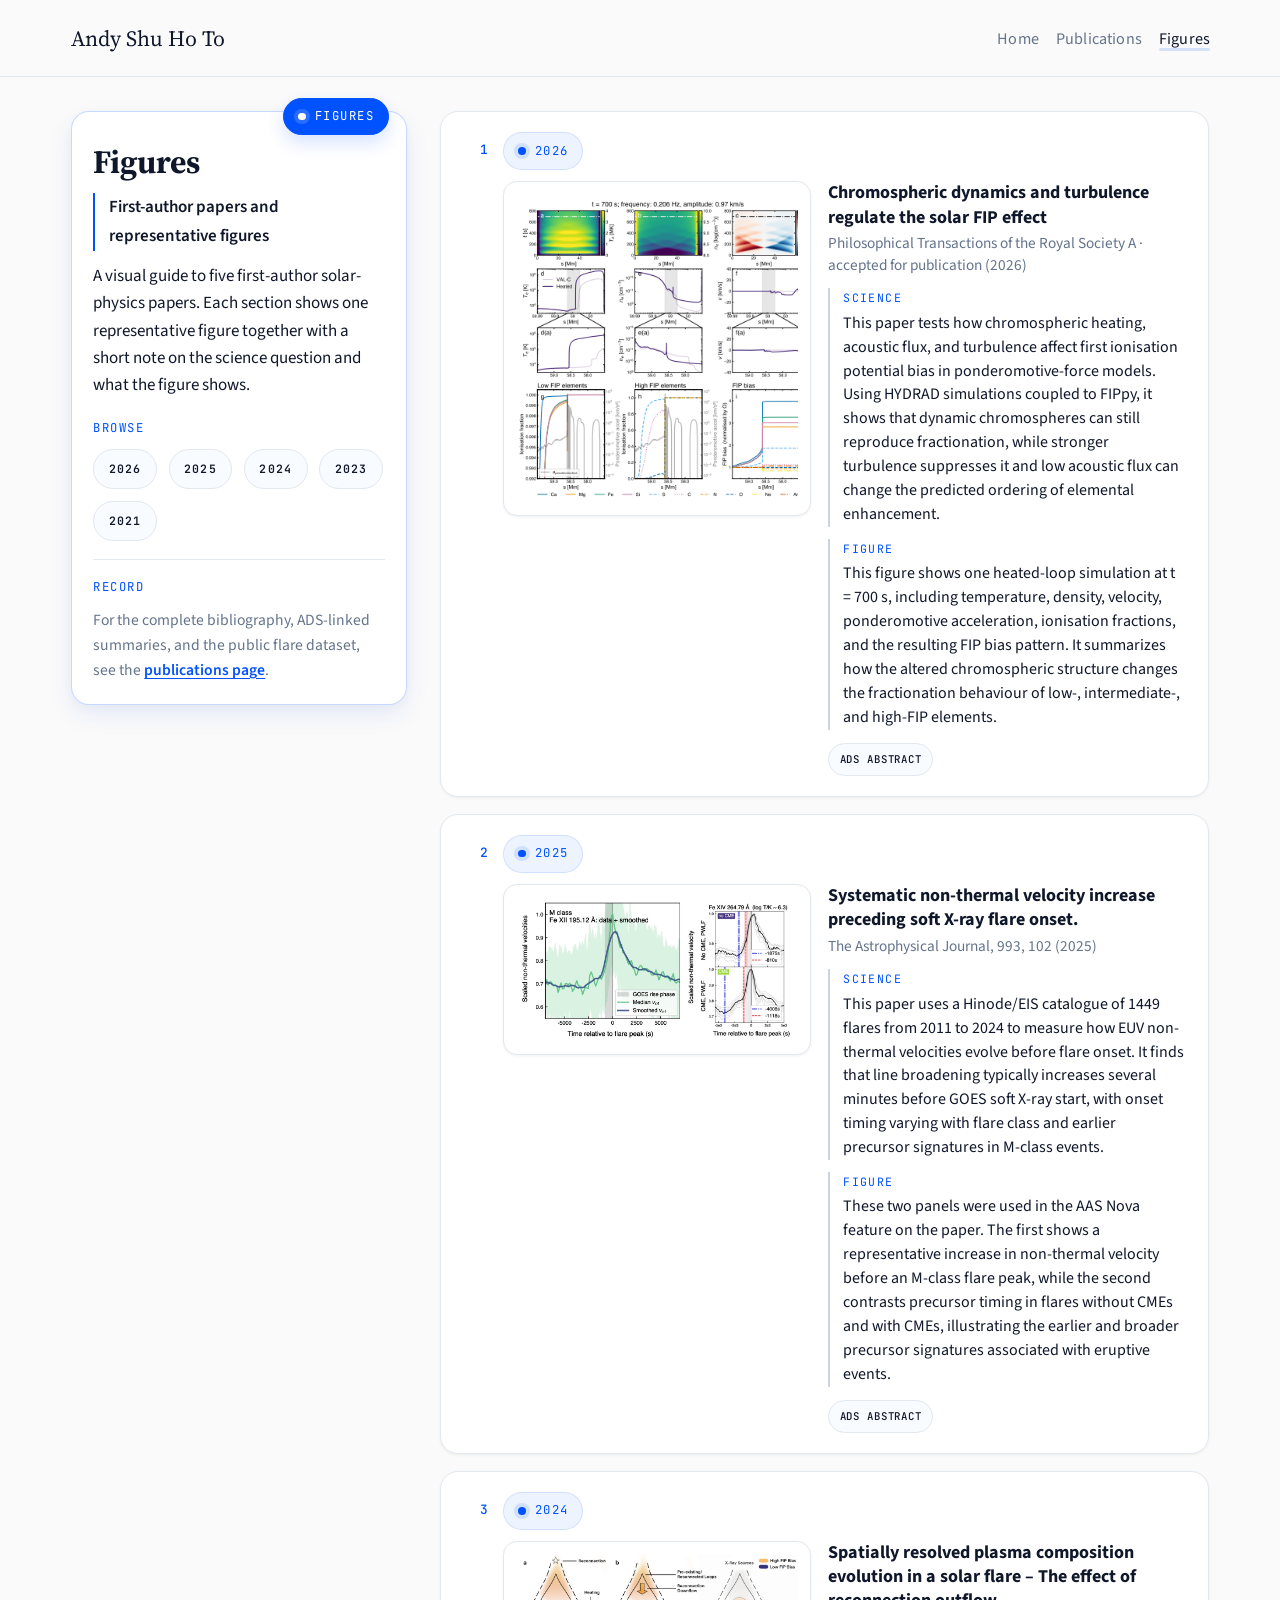
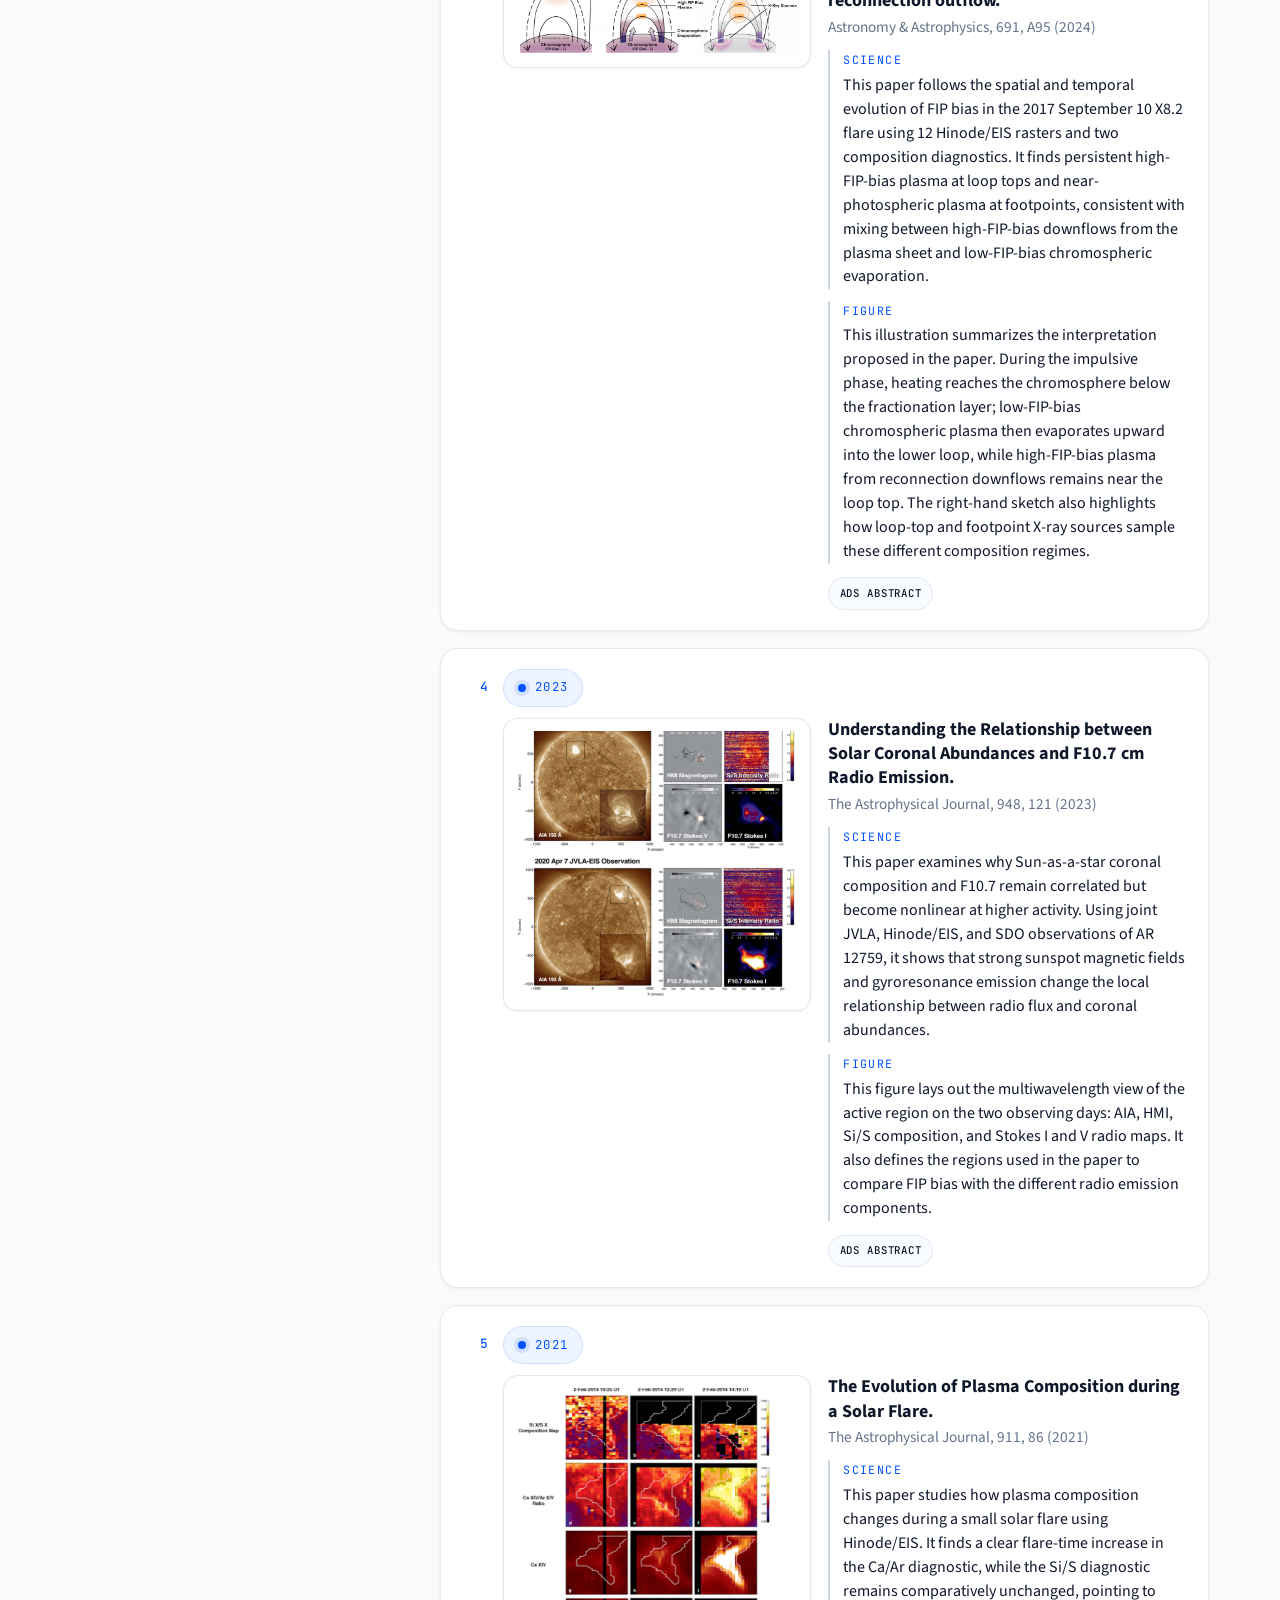
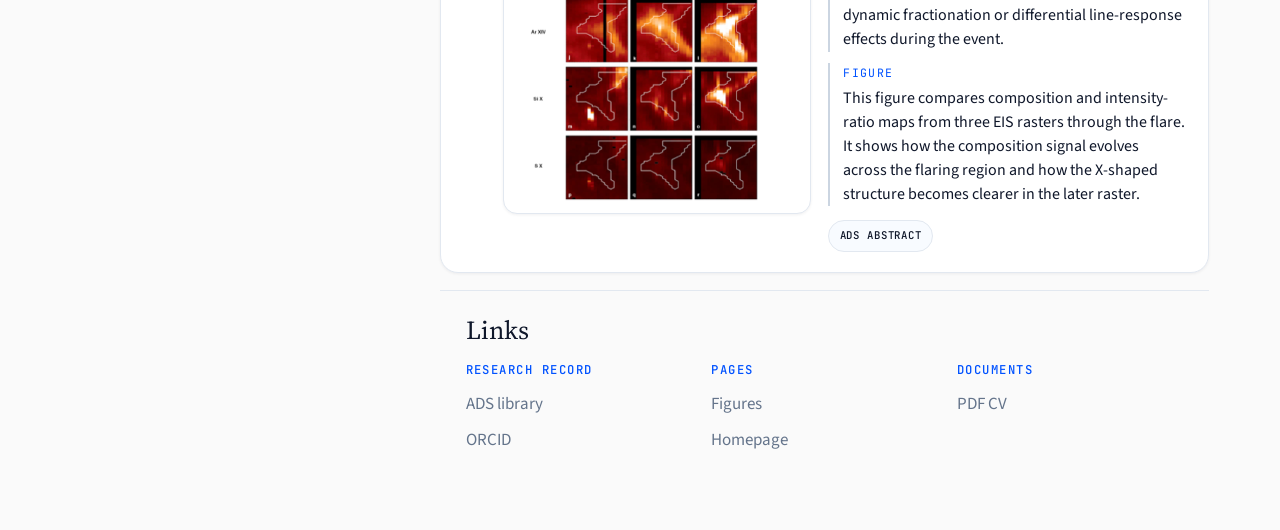
<file: figures.html>
<!DOCTYPE html>
<html lang="en">
<head>
<meta charset="utf-8"/>
<meta content="width=device-width, initial-scale=1.0" name="viewport"/>
<title>Solar Physics Figures from First-Author Papers | Andy Shu Ho To (Andy To)</title>
<meta content="A visual guide to five first-author solar-physics papers by Andy Shu Ho To, also listed as Andy To, with representative figures and short explanations of the science." name="description"/>
<meta content="Andy Shu Ho To" name="author"/>
<meta content="index, follow, max-image-preview:large" name="robots"/>
<meta content="index, follow, max-image-preview:large" name="googlebot"/>
<meta content="Andy Shu Ho To, Andy To, solar physics figures, EUV spectroscopy, solar flares, plasma composition, ESTEC" name="keywords"/>
<meta content="#fafafa" name="theme-color"/>
<link href="./images/decorations/favicon-sun.png" rel="icon" type="image/png"/>
<link href="./images/decorations/favicon-sun.png" rel="apple-touch-icon"/>
<link href="https://andyto1234.github.io/figures.html" rel="canonical"/>
<meta content="Solar Physics Figures from First-Author Papers | Andy Shu Ho To (Andy To)" property="og:title"/>
<meta content="Representative solar-physics figures from five first-author papers, with short notes on the science and what each image shows." property="og:description"/>
<meta content="website" property="og:type"/>
<meta content="https://andyto1234.github.io/figures.html" property="og:url"/>
<meta content="Andy Shu Ho To" property="og:site_name"/>
<meta content="https://andyto1234.github.io/images/figures/to-2024-downflow-illustration.png" property="og:image"/>
<meta content="Illustration of high- and low-FIP-bias plasma in flare loops shown on the figures page." property="og:image:alt"/>
<meta content="summary_large_image" name="twitter:card"/>
<meta content="Solar Physics Figures from First-Author Papers | Andy Shu Ho To (Andy To)" name="twitter:title"/>
<meta content="Representative solar-physics figures from five first-author papers, with short notes on the result and the figure." name="twitter:description"/>
<meta content="https://andyto1234.github.io/images/figures/to-2024-downflow-illustration.png" name="twitter:image"/>
<meta content="Illustration of high- and low-FIP-bias plasma in flare loops shown on the figures page." name="twitter:image:alt"/>
<link href="https://fonts.googleapis.com" rel="preconnect"/>
<link crossorigin="" href="https://fonts.gstatic.com" rel="preconnect"/>
<link href="https://fonts.googleapis.com/css2?family=JetBrains+Mono:wght@500&amp;family=Source+Sans+3:wght@400;600;700&amp;family=Source+Serif+4:wght@400;600&amp;display=swap" rel="stylesheet"/>
<link href="./style.css" rel="stylesheet"/>
<script type="application/ld+json">
      {
        "@context": "https://schema.org",
        "@graph": [
          {
            "@type": "CollectionPage",
            "@id": "https://andyto1234.github.io/figures.html#webpage",
            "name": "Solar Physics Figures from First-Author Papers | Andy Shu Ho To",
            "url": "https://andyto1234.github.io/figures.html",
            "description": "A visual guide to five first-author solar-physics papers with representative figures and short explanations of the science.",
            "isPartOf": {
              "@id": "https://andyto1234.github.io/#website"
            },
            "about": {
              "@type": "Person",
              "@id": "https://andyto1234.github.io/#person",
              "name": "Andy Shu Ho To",
              "alternateName": [
                "Andy To",
                "Andy S. H. To",
                "Andy SH To"
              ],
              "url": "https://andyto1234.github.io/",
              "sameAs": [
                "https://orcid.org/0000-0003-0774-9084",
                "https://ui.adsabs.harvard.edu/user/libraries/9ZO21vKyRQqj28TcnHH9GQ"
              ]
            },
            "mainEntity": {
              "@type": "ItemList",
              "itemListOrder": "https://schema.org/ItemListOrderDescending",
              "numberOfItems": 5,
              "itemListElement": [
                {
                  "@type": "ListItem",
                  "position": 1,
                  "item": {
                    "@type": "ScholarlyArticle",
                    "name": "Chromospheric dynamics and turbulence regulate the solar FIP effect",
                    "url": "https://ui.adsabs.harvard.edu/abs/2026arXiv260413174T/abstract"
                  }
                },
                {
                  "@type": "ListItem",
                  "position": 2,
                  "item": {
                    "@type": "ScholarlyArticle",
                    "name": "Systematic non-thermal velocity increase preceding soft X-ray flare onset",
                    "url": "https://ui.adsabs.harvard.edu/abs/2025ApJ...993..102T/abstract"
                  }
                },
                {
                  "@type": "ListItem",
                  "position": 3,
                  "item": {
                    "@type": "ScholarlyArticle",
                    "name": "Spatially resolved plasma composition evolution in a solar flare - The effect of reconnection outflow",
                    "url": "https://ui.adsabs.harvard.edu/abs/2024A%26A...691A..95T/abstract"
                  }
                },
                {
                  "@type": "ListItem",
                  "position": 4,
                  "item": {
                    "@type": "ScholarlyArticle",
                    "name": "Understanding the relationship between solar coronal abundances and F10.7 cm radio emission",
                    "url": "https://ui.adsabs.harvard.edu/abs/2023ApJ...948..121T/abstract"
                  }
                },
                {
                  "@type": "ListItem",
                  "position": 5,
                  "item": {
                    "@type": "ScholarlyArticle",
                    "name": "The evolution of plasma composition during a solar flare",
                    "url": "https://ui.adsabs.harvard.edu/abs/2021ApJ...911...86T/abstract"
                  }
                }
              ]
            }
          },
          {
            "@type": "BreadcrumbList",
            "@id": "https://andyto1234.github.io/figures.html#breadcrumb",
            "itemListElement": [
              {
                "@type": "ListItem",
                "position": 1,
                "name": "Home",
                "item": "https://andyto1234.github.io/"
              },
              {
                "@type": "ListItem",
                "position": 2,
                "name": "Figures",
                "item": "https://andyto1234.github.io/figures.html"
              }
            ]
          }
        ]
      }
    </script>
</head>
<body>
<a class="skip-link" href="#main-content">Skip to content</a>
<header class="site-header">
<div class="container site-header__inner">
<a class="site-title" href="./">Andy Shu Ho To</a>
<nav aria-label="Primary" class="site-nav">
<a href="./">Home</a>
<a href="./publications.html">Publications</a>
<a aria-current="page" href="./figures.html">Figures</a>
</nav>
</div>
</header>
<main class="container page-layout figure-page-layout" id="main-content">
<div class="rail-column">
<aside class="profile-card figure-rail">
<p class="section-tag section-tag--inverted profile-card__tag">
<span aria-hidden="true" class="section-tag__dot"></span>
<span>Figures</span>
</p>
<h1 class="profile-card__name figure-rail__title">Figures</h1>
<p class="profile-card__role figure-rail__role">
          First-author papers and representative figures
        </p>
<p class="figure-rail__summary">
          A visual guide to five first-author solar-physics papers. Each
          section shows one representative figure together with a short note on
          the science question and what the figure shows.
        </p>
<div class="figure-rail__block">
<p class="figure-rail__label">Browse</p>
<ul class="figure-index figure-index--rail">
<li><a href="#paper-2026">2026</a></li>
<li><a href="#paper-2025">2025</a></li>
<li><a href="#paper-2024">2024</a></li>
<li><a href="#paper-2023">2023</a></li>
<li><a href="#paper-2021">2021</a></li>
</ul>
</div>
<div class="figure-rail__record">
<p class="figure-rail__label">Record</p>
<p class="figure-rail__note">
            For the complete bibliography, ADS-linked summaries, and the public
            flare dataset, see the
            <a href="./publications.html">publications page</a>.
          </p>
</div>
</aside>
</div>
<div class="content-column">





<section class="content-section figure-showcase" id="paper-2026">
<p class="section-tag"><span aria-hidden="true" class="section-tag__dot"></span><span>2026</span></p>
<div class="figure-showcase__grid">
<figure class="figure-showcase__media">
<img alt="Simulation panels showing temperature, density, velocity, ionisation fractions, and predicted FIP bias in a heated chromospheric loop." height="396" src="./images/figures/to-2026-fip-simulation.png" width="362"/>
</figure>
<div class="figure-showcase__body">
<div>
<h2>Chromospheric dynamics and turbulence regulate the solar FIP effect</h2>
<p class="figure-showcase__meta">Philosophical Transactions of the Royal Society A · accepted for publication (2026)</p>
</div>
<div class="figure-showcase__text-block">
<p class="figure-showcase__label">Science</p>
<p>This paper tests how chromospheric heating, acoustic flux, and turbulence affect first ionisation potential bias in ponderomotive-force models. Using HYDRAD simulations coupled to FIPpy, it shows that dynamic chromospheres can still reproduce fractionation, while stronger turbulence suppresses it and low acoustic flux can change the predicted ordering of elemental enhancement.</p>
</div>
<div class="figure-showcase__text-block">
<p class="figure-showcase__label">Figure</p>
<p>This figure shows one heated-loop simulation at t = 700 s, including temperature, density, velocity, ponderomotive acceleration, ionisation fractions, and the resulting FIP bias pattern. It summarizes how the altered chromospheric structure changes the fractionation behaviour of low-, intermediate-, and high-FIP elements.</p>
</div>
<div class="figure-showcase__links"><a href="https://ui.adsabs.harvard.edu/abs/2026arXiv260413174T/abstract" rel="noreferrer noopener" target="_blank">ADS abstract</a></div>
</div>
</div>
</section><section class="content-section figure-showcase" id="paper-2025">
<p class="section-tag"><span aria-hidden="true" class="section-tag__dot"></span><span>2025</span></p>
<div class="figure-showcase__grid">
<figure class="figure-showcase__media">
<img alt="Combined highlight panels showing a pre-flare non-thermal-velocity increase and a comparison of confined and eruptive flare precursor timing." height="528" src="./images/figures/to-2025-aas-highlight-panels.png" width="1023"/>
</figure>
<div class="figure-showcase__body">
<div>
<h2>Systematic non-thermal velocity increase preceding soft X-ray flare onset.</h2>
<p class="figure-showcase__meta">The Astrophysical Journal, 993, 102 (2025)</p>
</div>
<div class="figure-showcase__text-block">
<p class="figure-showcase__label">Science</p>
<p>This paper uses a Hinode/EIS catalogue of 1449 flares from 2011 to 2024 to measure how EUV non-thermal velocities evolve before flare onset. It finds that line broadening typically increases several minutes before GOES soft X-ray start, with onset timing varying with flare class and earlier precursor signatures in M-class events.</p>
</div>
<div class="figure-showcase__text-block">
<p class="figure-showcase__label">Figure</p>
<p>These two panels were used in the AAS Nova feature on the paper. The first shows a representative increase in non-thermal velocity before an M-class flare peak, while the second contrasts precursor timing in flares without CMEs and with CMEs, illustrating the earlier and broader precursor signatures associated with eruptive events.</p>
</div>
<div class="figure-showcase__links"><a href="https://ui.adsabs.harvard.edu/abs/2025ApJ...993..102T/abstract" rel="noreferrer noopener" target="_blank">ADS abstract</a></div>
</div>
</div>
</section><section class="content-section figure-showcase" id="paper-2024">
<p class="section-tag"><span aria-hidden="true" class="section-tag__dot"></span><span>2024</span></p>
<div class="figure-showcase__grid">
<figure class="figure-showcase__media">
<img alt="Illustration of reconnection downflows, chromospheric evaporation, and high- and low-FIP-bias plasma in flare loops." height="643" src="./images/figures/to-2024-downflow-illustration.png" width="1800"/>
</figure>
<div class="figure-showcase__body">
<div>
<h2>Spatially resolved plasma composition evolution in a solar flare – The effect of reconnection outflow.</h2>
<p class="figure-showcase__meta">Astronomy &amp; Astrophysics, 691, A95 (2024)</p>
</div>
<div class="figure-showcase__text-block">
<p class="figure-showcase__label">Science</p>
<p>This paper follows the spatial and temporal evolution of FIP bias in the 2017 September 10 X8.2 flare using 12 Hinode/EIS rasters and two composition diagnostics. It finds persistent high-FIP-bias plasma at loop tops and near-photospheric plasma at footpoints, consistent with mixing between high-FIP-bias downflows from the plasma sheet and low-FIP-bias chromospheric evaporation.</p>
</div>
<div class="figure-showcase__text-block">
<p class="figure-showcase__label">Figure</p>
<p>This illustration summarizes the interpretation proposed in the paper. During the impulsive phase, heating reaches the chromosphere below the fractionation layer; low-FIP-bias chromospheric plasma then evaporates upward into the lower loop, while high-FIP-bias plasma from reconnection downflows remains near the loop top. The right-hand sketch also highlights how loop-top and footpoint X-ray sources sample these different composition regimes.</p>
</div>
<div class="figure-showcase__links"><a href="https://ui.adsabs.harvard.edu/abs/2024A%26A...691A..95T/abstract" rel="noreferrer noopener" target="_blank">ADS abstract</a></div>
</div>
</div>
</section><section class="content-section figure-showcase" id="paper-2023">
<p class="section-tag"><span aria-hidden="true" class="section-tag__dot"></span><span>2023</span></p>
<div class="figure-showcase__grid">
<figure class="figure-showcase__media">
<img alt="Multiwavelength overview of active region AR 12759 with AIA, HMI, Si to S composition, and F10.7 radio maps." height="473" src="./images/figures/to-2023-f107-composition.png" width="500"/>
</figure>
<div class="figure-showcase__body">
<div>
<h2>Understanding the Relationship between Solar Coronal Abundances and F10.7 cm Radio Emission.</h2>
<p class="figure-showcase__meta">The Astrophysical Journal, 948, 121 (2023)</p>
</div>
<div class="figure-showcase__text-block">
<p class="figure-showcase__label">Science</p>
<p>This paper examines why Sun-as-a-star coronal composition and F10.7 remain correlated but become nonlinear at higher activity. Using joint JVLA, Hinode/EIS, and SDO observations of AR 12759, it shows that strong sunspot magnetic fields and gyroresonance emission change the local relationship between radio flux and coronal abundances.</p>
</div>
<div class="figure-showcase__text-block">
<p class="figure-showcase__label">Figure</p>
<p>This figure lays out the multiwavelength view of the active region on the two observing days: AIA, HMI, Si/S composition, and Stokes I and V radio maps. It also defines the regions used in the paper to compare FIP bias with the different radio emission components.</p>
</div>
<div class="figure-showcase__links"><a href="https://ui.adsabs.harvard.edu/abs/2023ApJ...948..121T/abstract" rel="noreferrer noopener" target="_blank">ADS abstract</a></div>
</div>
</div>
</section><section class="content-section figure-showcase" id="paper-2021">
<p class="section-tag"><span aria-hidden="true" class="section-tag__dot"></span><span>2021</span></p>
<div class="figure-showcase__grid">
<figure class="figure-showcase__media">
<img alt="Composition and line-intensity maps from three Hinode/EIS rasters showing the flaring region and its evolution." height="590" src="./images/figures/to-2021-flare-composition-maps.png" width="403"/>
</figure>
<div class="figure-showcase__body">
<div>
<h2>The Evolution of Plasma Composition during a Solar Flare.</h2>
<p class="figure-showcase__meta">The Astrophysical Journal, 911, 86 (2021)</p>
</div>
<div class="figure-showcase__text-block">
<p class="figure-showcase__label">Science</p>
<p>This paper studies how plasma composition changes during a small solar flare using Hinode/EIS. It finds a clear flare-time increase in the Ca/Ar diagnostic, while the Si/S diagnostic remains comparatively unchanged, pointing to dynamic fractionation or differential line-response effects during the event.</p>
</div>
<div class="figure-showcase__text-block">
<p class="figure-showcase__label">Figure</p>
<p>This figure compares composition and intensity-ratio maps from three EIS rasters through the flare. It shows how the composition signal evolves across the flaring region and how the X-shaped structure becomes clearer in the later raster.</p>
</div>
<div class="figure-showcase__links"><a href="https://ui.adsabs.harvard.edu/abs/2021ApJ...911...86T/abstract" rel="noreferrer noopener" target="_blank">ADS abstract</a></div>
</div>
</div>
</section><section class="content-section content-section--footer" id="links">
<h2>Links</h2>
<div class="link-footer">
<div class="link-footer__group">
<h3>Research record</h3>
<ul class="link-footer__list">
<li>
<a href="https://ui.adsabs.harvard.edu/user/libraries/9ZO21vKyRQqj28TcnHH9GQ" rel="noreferrer noopener" target="_blank">ADS library</a>
</li>
<li>
<a href="https://orcid.org/0000-0003-0774-9084" rel="noreferrer noopener" target="_blank">ORCID</a>
</li>
</ul>
</div>
<div class="link-footer__group">
<h3>Pages</h3>
<ul class="link-footer__list">
<li><a href="./figures.html">Figures</a></li>
<li><a href="./">Homepage</a></li>
</ul>
</div>
<div class="link-footer__group">
<h3>Documents</h3>
<ul class="link-footer__list">
<li>
<a download="" href="./documents/andy-shu-ho-to-cv.pdf">PDF CV</a>
</li>
</ul>
</div>
</div>
</section>
</div>
</main>
<script src="./page-transition.js"></script>
<script src="./cursor-satellite.js"></script>
</body>
</html>
</file>
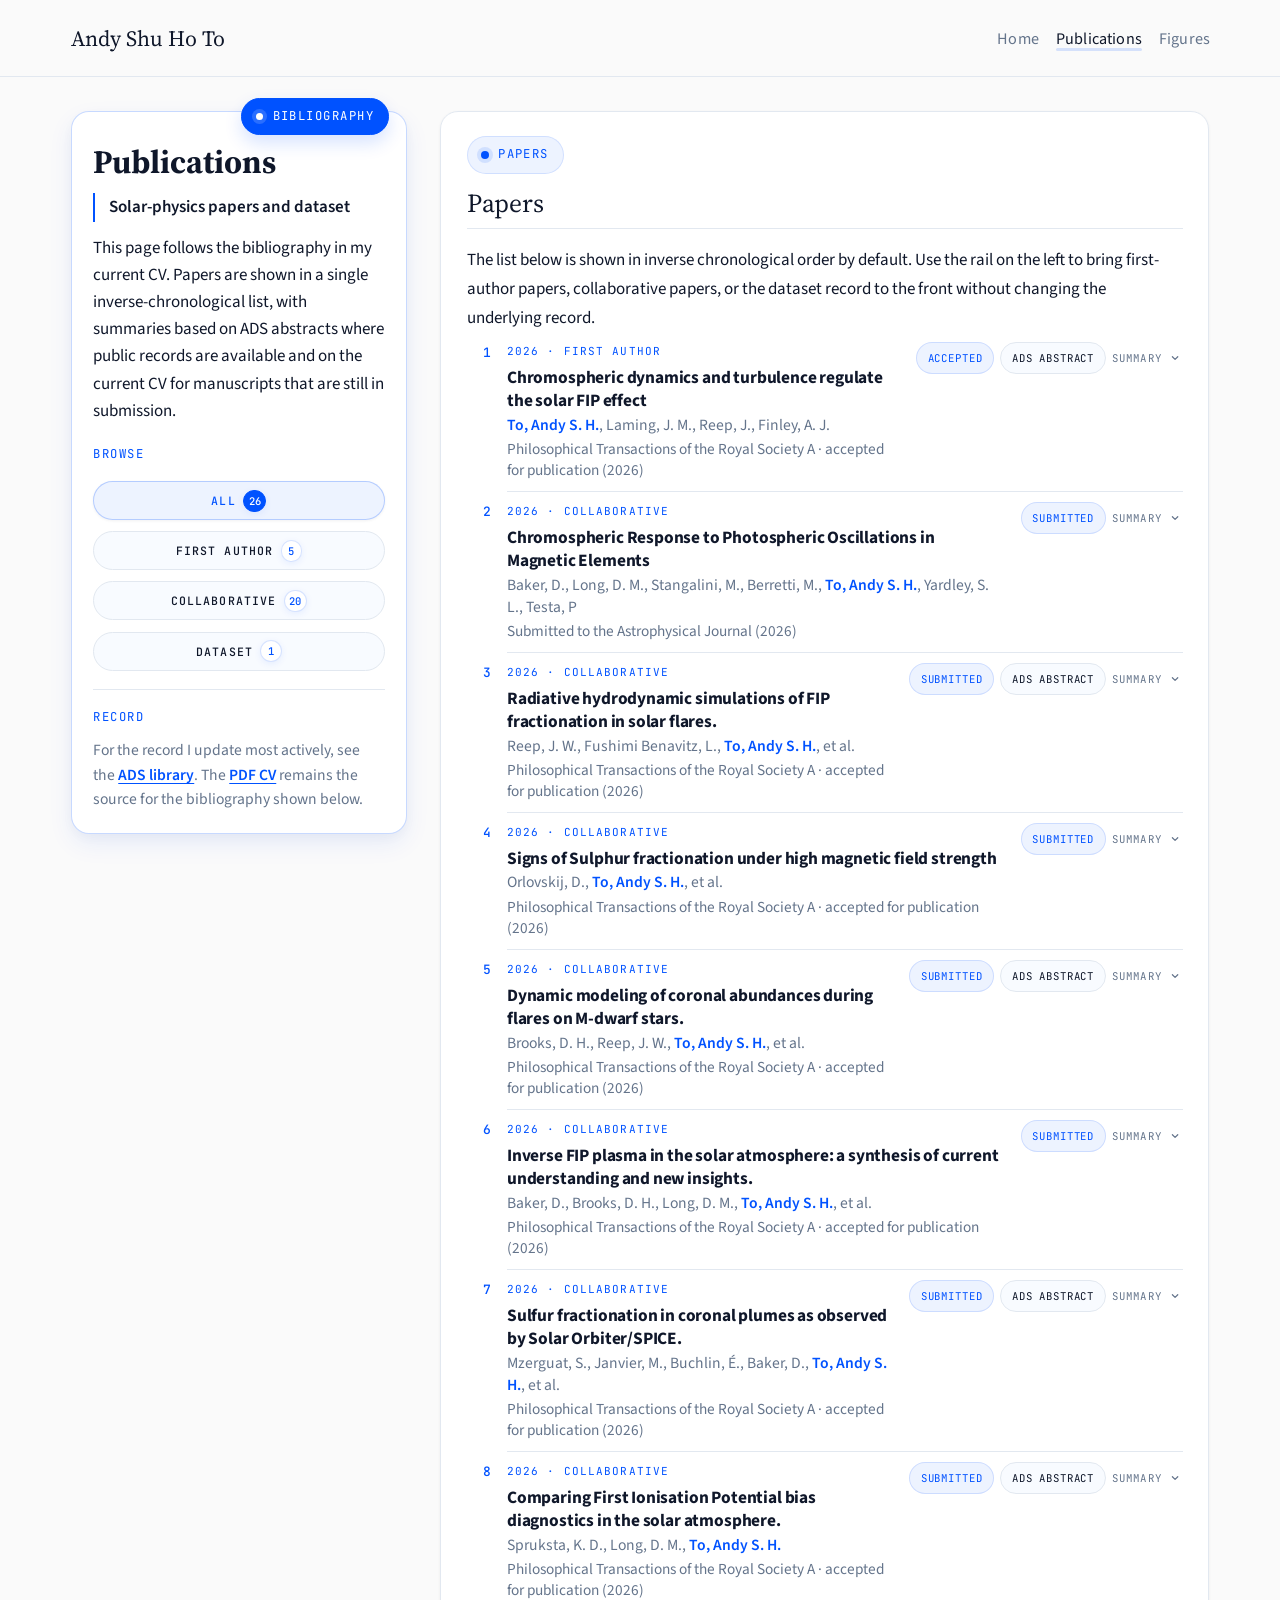
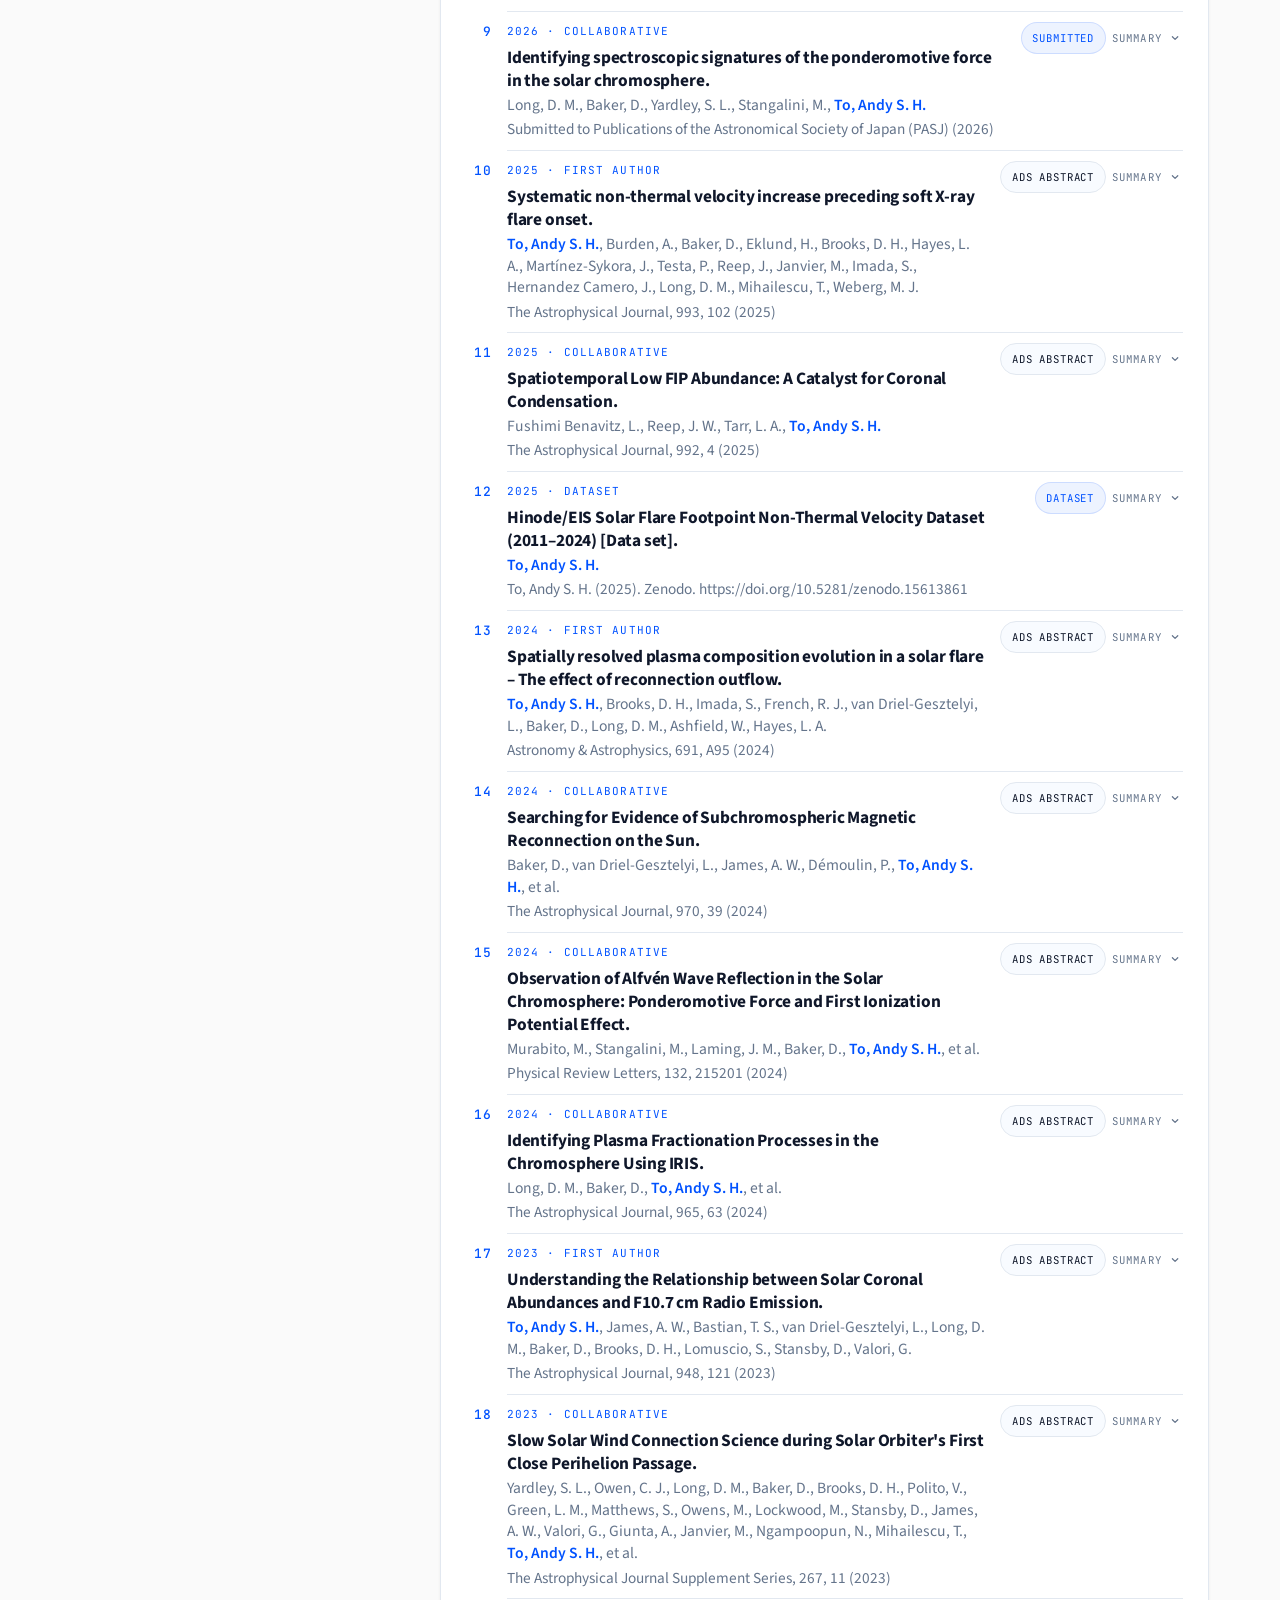
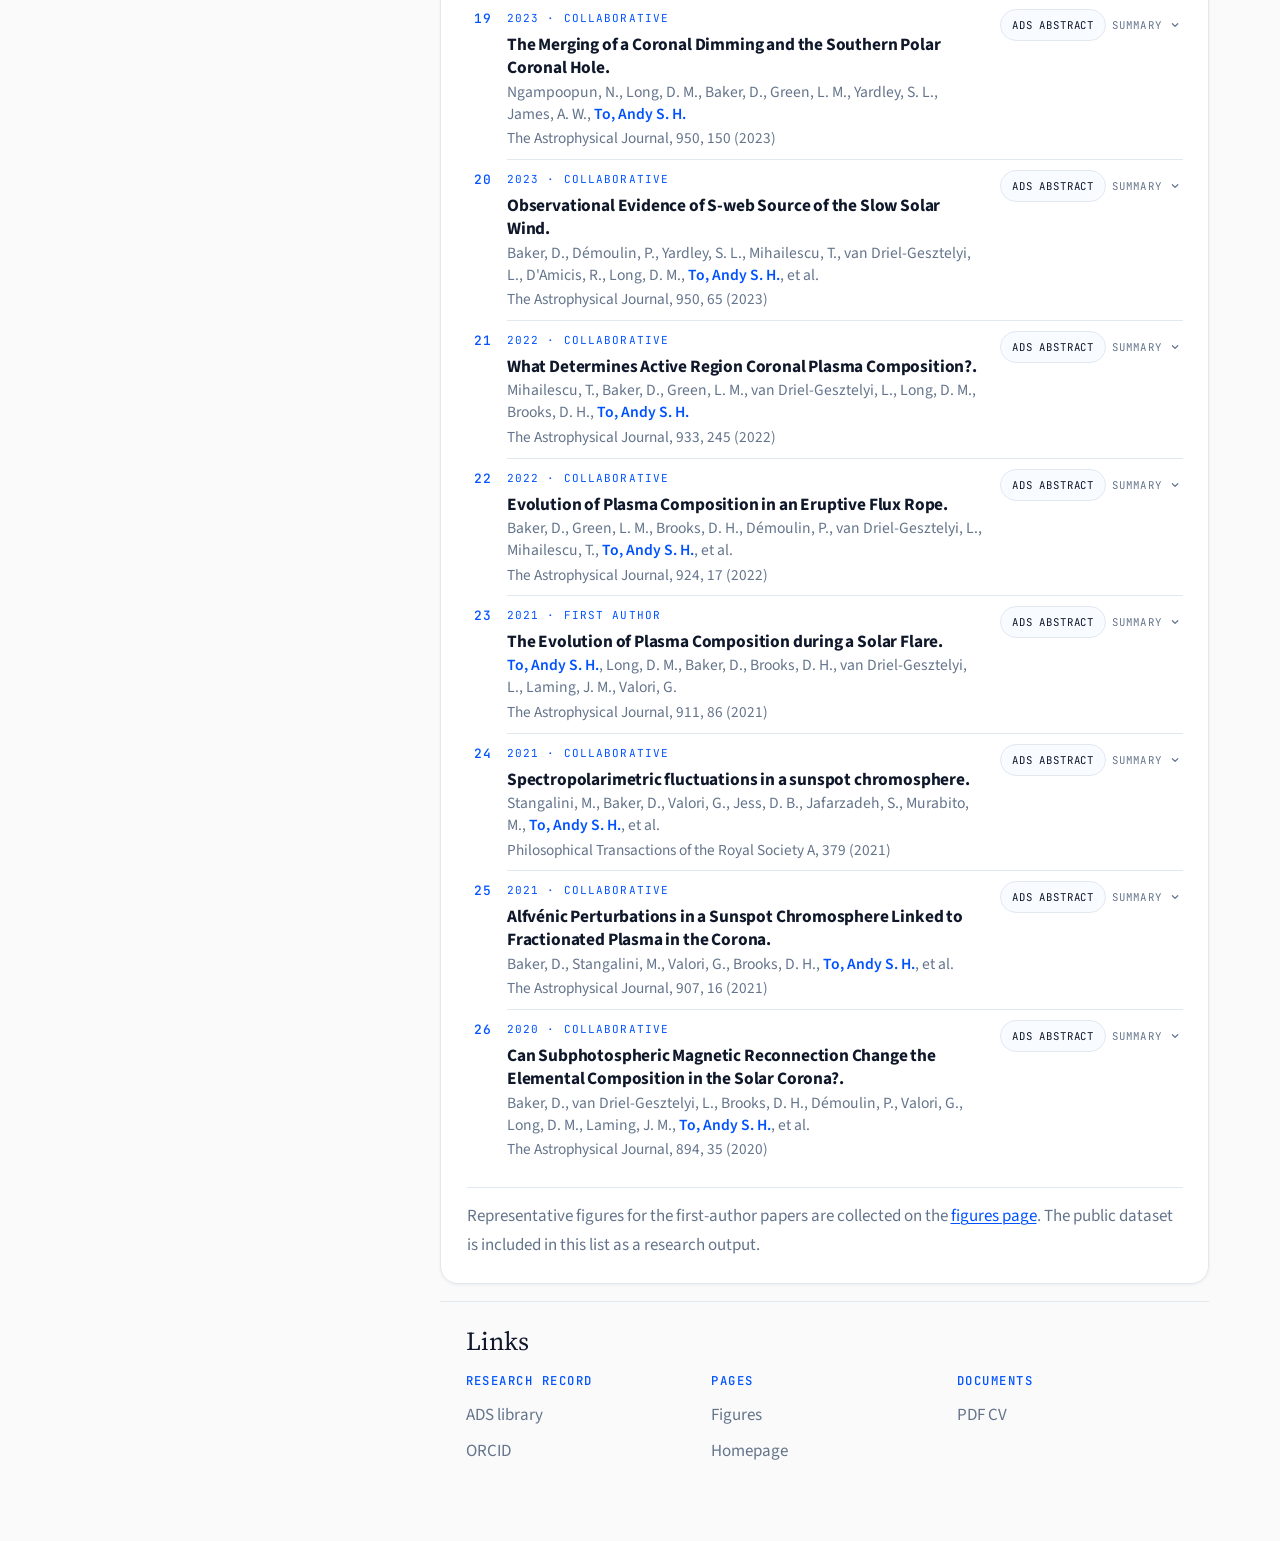
<file: publications.html>
<!DOCTYPE html>
<html lang="en">
<head>
<meta charset="utf-8"/>
<meta content="width=device-width, initial-scale=1.0" name="viewport"/>
<title>Publications | Andy Shu Ho To (Andy To)</title>
<meta content="First-author and collaborative solar-physics publications, ADS links, summaries, a public dataset, and CV record for Andy Shu Ho To, also listed as Andy To." name="description"/>
<meta content="Andy Shu Ho To" name="author"/>
<meta content="index, follow, max-image-preview:large" name="robots"/>
<meta content="index, follow, max-image-preview:large" name="googlebot"/>
<meta content="Andy Shu Ho To, Andy To, solar physics publications, EUV spectroscopy, solar flares, ESTEC, ESA" name="keywords"/>
<meta content="#fafafa" name="theme-color"/>
<link href="./images/decorations/favicon-sun.png" rel="icon" type="image/png"/>
<link href="./images/decorations/favicon-sun.png" rel="apple-touch-icon"/>
<link href="https://andyto1234.github.io/publications.html" rel="canonical"/>
<meta content="Publications | Andy Shu Ho To (Andy To)" property="og:title"/>
<meta content="Solar-physics publications drawn from Andy Shu Ho To's current CV, with ADS abstract links, summaries, a public dataset, and related pages." property="og:description"/>
<meta content="website" property="og:type"/>
<meta content="https://andyto1234.github.io/publications.html" property="og:url"/>
<meta content="Andy Shu Ho To" property="og:site_name"/>
<meta content="https://andyto1234.github.io/images/figures/to-2024-downflow-illustration.png" property="og:image"/>
<meta content="Illustration of high- and low-FIP-bias plasma in flare loops from a first-author paper by Andy Shu Ho To." property="og:image:alt"/>
<meta content="summary_large_image" name="twitter:card"/>
<meta content="Publications | Andy Shu Ho To (Andy To)" name="twitter:title"/>
<meta content="Solar-physics publications drawn from Andy Shu Ho To's current CV, with ADS abstract links, summaries, a public dataset, and related pages." name="twitter:description"/>
<meta content="https://andyto1234.github.io/images/figures/to-2024-downflow-illustration.png" name="twitter:image"/>
<meta content="Illustration of high- and low-FIP-bias plasma in flare loops from a first-author paper by Andy Shu Ho To." name="twitter:image:alt"/>
<link href="https://fonts.googleapis.com" rel="preconnect"/>
<link crossorigin="" href="https://fonts.gstatic.com" rel="preconnect"/>
<link href="https://fonts.googleapis.com/css2?family=JetBrains+Mono:wght@500&amp;family=Source+Sans+3:wght@400;600;700&amp;family=Source+Serif+4:wght@400;600&amp;display=swap" rel="stylesheet"/>
<link href="./style.css" rel="stylesheet"/>
<script type="application/ld+json">
      {
        "@context": "https://schema.org",
        "@graph": [
          {
            "@type": "CollectionPage",
            "@id": "https://andyto1234.github.io/publications.html#webpage",
            "url": "https://andyto1234.github.io/publications.html",
            "name": "Publications | Andy Shu Ho To",
            "description": "First-author and collaborative solar-physics publications, a public dataset, and bibliography links for Andy Shu Ho To.",
            "isPartOf": {
              "@id": "https://andyto1234.github.io/#website"
            },
            "about": {
              "@type": "Person",
              "@id": "https://andyto1234.github.io/#person",
              "name": "Andy Shu Ho To",
              "alternateName": [
                "Andy To",
                "Andy S. H. To",
                "Andy SH To"
              ],
              "sameAs": [
                "https://orcid.org/0000-0003-0774-9084",
                "https://ui.adsabs.harvard.edu/user/libraries/9ZO21vKyRQqj28TcnHH9GQ"
              ]
            },
            "mainEntity": {
              "@type": "ItemList",
              "itemListOrder": "https://schema.org/ItemListOrderDescending",
              "numberOfItems": 5,
              "itemListElement": [
                {
                  "@type": "ListItem",
                  "position": 1,
                  "item": {
                    "@type": "ScholarlyArticle",
                    "name": "Chromospheric dynamics and turbulence regulate the solar FIP effect",
                    "url": "https://ui.adsabs.harvard.edu/abs/2026arXiv260413174T/abstract"
                  }
                },
                {
                  "@type": "ListItem",
                  "position": 2,
                  "item": {
                    "@type": "ScholarlyArticle",
                    "name": "Systematic non-thermal velocity increase preceding soft X-ray flare onset",
                    "url": "https://ui.adsabs.harvard.edu/abs/2025ApJ...993..102T/abstract"
                  }
                },
                {
                  "@type": "ListItem",
                  "position": 3,
                  "item": {
                    "@type": "ScholarlyArticle",
                    "name": "Spatially resolved plasma composition evolution in a solar flare - The effect of reconnection outflow",
                    "url": "https://ui.adsabs.harvard.edu/abs/2024A%26A...691A..95T/abstract"
                  }
                },
                {
                  "@type": "ListItem",
                  "position": 4,
                  "item": {
                    "@type": "ScholarlyArticle",
                    "name": "Understanding the relationship between solar coronal abundances and F10.7 cm radio emission",
                    "url": "https://ui.adsabs.harvard.edu/abs/2023ApJ...948..121T/abstract"
                  }
                },
                {
                  "@type": "ListItem",
                  "position": 5,
                  "item": {
                    "@type": "ScholarlyArticle",
                    "name": "The evolution of plasma composition during a solar flare",
                    "url": "https://ui.adsabs.harvard.edu/abs/2021ApJ...911...86T/abstract"
                  }
                }
              ]
            }
          },
          {
            "@type": "BreadcrumbList",
            "@id": "https://andyto1234.github.io/publications.html#breadcrumb",
            "itemListElement": [
              {
                "@type": "ListItem",
                "position": 1,
                "name": "Home",
                "item": "https://andyto1234.github.io/"
              },
              {
                "@type": "ListItem",
                "position": 2,
                "name": "Publications",
                "item": "https://andyto1234.github.io/publications.html"
              }
            ]
          }
        ]
      }
    </script>
</head>
<body>
<a class="skip-link" href="#main-content">Skip to content</a>
<header class="site-header">
<div class="container site-header__inner">
<a class="site-title" href="./">Andy Shu Ho To</a>
<nav aria-label="Primary" class="site-nav">
<a href="./">Home</a>
<a aria-current="page" href="./publications.html">Publications</a>
<a href="./figures.html">Figures</a>
</nav>
</div>
</header>
<main class="container page-layout publication-page-layout" id="main-content">
<div class="rail-column">
<aside class="profile-card publication-rail">
<p class="section-tag section-tag--inverted profile-card__tag">
<span aria-hidden="true" class="section-tag__dot"></span>
<span>Bibliography</span>
</p>
<h1 class="profile-card__name publication-rail__title">Publications</h1>
<p class="profile-card__role publication-rail__role">
          Solar-physics papers and dataset
        </p>
<p class="publication-rail__summary">
          This page follows the bibliography in my current CV. Papers are shown
          in a single inverse-chronological list, with summaries based on ADS
          abstracts where public records are available and on the current CV
          for manuscripts that are still in submission.
        </p>
<div class="publication-rail__block">
<p class="publication-rail__label">Browse</p>
<div aria-label="Publication page sections and ordering" class="publication-filter-bar publication-filter-bar--rail" role="group">
<button aria-pressed="true" class="publication-filter" data-publication-order="all" id="all" type="button">
<span>All</span>
<span aria-label="26 all records" class="publication-filter__count">26</span>
</button>
<button aria-pressed="false" class="publication-filter" data-publication-order="first-author" id="first-author" type="button">
<span>First author</span>
<span aria-label="5 first author records" class="publication-filter__count">5</span>
</button>
<button aria-pressed="false" class="publication-filter" data-publication-order="collaborative" id="collaborative" type="button">
<span>Collaborative</span>
<span aria-label="20 collaborative records" class="publication-filter__count">20</span>
</button>
<button aria-pressed="false" class="publication-filter" data-publication-order="dataset" id="dataset-filter" type="button">
<span>Dataset</span>
<span aria-label="1 dataset records" class="publication-filter__count">1</span>
</button>
</div>
</div>
<div class="publication-rail__record">
<p class="publication-rail__label">Record</p>
<p class="publication-rail__note">
            For the record I update most actively, see the
            <a href="https://ui.adsabs.harvard.edu/user/libraries/9ZO21vKyRQqj28TcnHH9GQ" rel="noreferrer noopener" target="_blank">ADS library</a>. The
            <a download="" href="./documents/andy-shu-ho-to-cv.pdf">PDF CV</a>
            remains the source for the bibliography shown below.
          </p>
</div>
</aside>
</div>
<div class="content-column">
<section class="content-section" id="papers">
<p class="section-tag">
<span aria-hidden="true" class="section-tag__dot"></span>
<span>Papers</span>
</p>
<h2>Papers</h2>
<p>
          The list below is shown in inverse chronological order by default.
          Use the rail on the left to bring first-author papers,
          collaborative papers, or the dataset record to the front without
          changing the underlying record.
        </p>
<ol class="publication-list publication-list--master publication-list--numbered" data-publication-list=""><li class="publication-list__item" data-kind="first-author" data-year="2026">
<article class="publication-card publication-card--bibliography">
<div class="publication-card__header" data-publication-trigger="">
<div class="publication-card__copy">
<p class="publication-card__eyebrow">2026 · First Author</p>
<p class="publication-list__title"><a href="https://ui.adsabs.harvard.edu/abs/2026arXiv260413174T/abstract" rel="noreferrer noopener" target="_blank">Chromospheric dynamics and turbulence regulate the solar FIP effect</a></p>
<p class="publication-card__authors"><span class="author-highlight">To, Andy S. H.</span>,
                    Laming, J. M., Reep, J., Finley, A. J.</p>
<p class="publication-card__meta">Philosophical Transactions of the Royal Society A · accepted for publication (2026)</p>
</div>
<div class="publication-card__actions">
<span class="bibliography-entry__chip">Accepted</span>
<a class="bibliography-entry__link" href="https://ui.adsabs.harvard.edu/abs/2026arXiv260413174T/abstract" rel="noreferrer noopener" target="_blank">ADS abstract</a> <button aria-controls="pub-summary-chromospheric-dynamics-and-turbulence-regulate-the-solar-fip-effect" aria-expanded="false" aria-label="Show summary for Chromospheric dynamics and turbulence regulate the solar FIP effect" class="publication-card__toggle" type="button">
<span class="publication-card__toggle-label">Summary</span>
<svg aria-hidden="true" viewbox="0 0 24 24"><path d="M8 10l4 4 4-4"></path></svg>
</button>
</div>
</div>
<div class="publication-card__abstract" id="pub-summary-chromospheric-dynamics-and-turbulence-regulate-the-solar-fip-effect">
<div class="publication-card__abstract-inner">
<p class="publication-card__abstract-label">Summary</p>
<p>Coronal elemental abundance patterns (FIP bias) encode chromospheric physics. Coupling HYDRAD chromospheric simulations with the ponderomotive-force code FIPpy, we show the ponderomotive model remains viable under dynamic heating, while acoustic flux and turbulence strongly reshape fractionation: very low acoustic flux lets thermal velocities dominate and produce unusual element ordering, whereas turbulence—including enhanced turbulence in flares—suppresses fractionation and may explain weaker FIP bias observed during flares.</p>
</div>
</div>
</article>
</li><li class="publication-list__item" data-kind="collaborative" data-year="2026">
<article class="publication-card publication-card--bibliography">
<div class="publication-card__header" data-publication-trigger="">
<div class="publication-card__copy">
<p class="publication-card__eyebrow">2026 · Collaborative</p>
<p class="publication-list__title">Chromospheric Response to Photospheric Oscillations in Magnetic Elements</p>
<p class="publication-card__authors">Baker, D., Long, D. M., Stangalini, M., Berretti, M., <span class="author-highlight">To, Andy S. H.</span>, Yardley, S. L., Testa, P</p>
<p class="publication-card__meta">Submitted to the Astrophysical Journal (2026)</p>
</div>
<div class="publication-card__actions">
<span class="bibliography-entry__chip">Submitted</span>
<button aria-controls="pub-summary-chromospheric-response-to-photospheric-oscillations-in-magnetic-elements" aria-expanded="false" aria-label="Show summary for Chromospheric Response to Photospheric Oscillations in Magnetic Elements" class="publication-card__toggle" type="button">
<span class="publication-card__toggle-label">Summary</span>
<svg aria-hidden="true" viewbox="0 0 24 24"><path d="M8 10l4 4 4-4"></path></svg>
</button>
</div>
</div>
<div class="publication-card__abstract" id="pub-summary-chromospheric-response-to-photospheric-oscillations-in-magnetic-elements">
<div class="publication-card__abstract-inner">
<p class="publication-card__abstract-label">Summary</p>
<p>Summary to be provided later.</p>
</div>
</div>
</article>
</li><li class="publication-list__item" data-kind="collaborative" data-year="2026">
<article class="publication-card publication-card--bibliography">
<div class="publication-card__header" data-publication-trigger="">
<div class="publication-card__copy">
<p class="publication-card__eyebrow">2026 · Collaborative</p>
<p class="publication-list__title"><a href="https://ui.adsabs.harvard.edu/abs/2025arXiv250925695R/abstract" rel="noreferrer noopener" target="_blank">Radiative hydrodynamic simulations of FIP fractionation in solar flares.</a></p>
<p class="publication-card__authors">Reep, J. W., Fushimi Benavitz, L.,
                    <span class="author-highlight">To, Andy S. H.</span>,
                    et al.</p>
<p class="publication-card__meta">Philosophical Transactions of the Royal Society A · accepted for publication (2026)</p>
</div>
<div class="publication-card__actions">
<span class="bibliography-entry__chip">Submitted</span>
<a class="bibliography-entry__link" href="https://ui.adsabs.harvard.edu/abs/2025arXiv250925695R/abstract" rel="noreferrer noopener" target="_blank">ADS abstract</a> <button aria-controls="pub-summary-radiative-hydrodynamic-simulations-of-fip-fractionation-in-solar-flares" aria-expanded="false" aria-label="Show summary for Radiative hydrodynamic simulations of FIP fractionation in solar flares." class="publication-card__toggle" type="button">
<span class="publication-card__toggle-label">Summary</span>
<svg aria-hidden="true" viewbox="0 0 24 24"><path d="M8 10l4 4 4-4"></path></svg>
</button>
</div>
</div>
<div class="publication-card__abstract" id="pub-summary-radiative-hydrodynamic-simulations-of-fip-fractionation-in-solar-flares">
<div class="publication-card__abstract-inner">
<p class="publication-card__abstract-label">Summary</p>
<p>Elemental abundances in solar flares vary spatially and in time; we use radiative hydrodynamic simulations of strong evaporation that advect low-FIP-enhanced plasma into loops. Sharply peaked enhancements produce a localized abundance peak near the apex and favour coronal rain, whereas broader, weaker heating yields a more uniformly fractionated corona without rain; stronger heating compresses enriched plasma toward the apex and again enables rain—suggesting observational links between rain intensity, flare heating, and fractionation.</p>
</div>
</div>
</article>
</li><li class="publication-list__item" data-kind="collaborative" data-year="2026">
<article class="publication-card publication-card--bibliography">
<div class="publication-card__header" data-publication-trigger="">
<div class="publication-card__copy">
<p class="publication-card__eyebrow">2026 · Collaborative</p>
<p class="publication-list__title">Signs of Sulphur fractionation under high magnetic field strength</p>
<p class="publication-card__authors">Orlovskij, D.,
                    <span class="author-highlight">To, Andy S. H.</span>,
                    et al.</p>
<p class="publication-card__meta">Philosophical Transactions of the Royal Society A · accepted for publication (2026)</p>
</div>
<div class="publication-card__actions">
<span class="bibliography-entry__chip">Submitted</span>
<button aria-controls="pub-summary-signs-of-sulphur-fractionation-under-high-magnetic-field-strength" aria-expanded="false" aria-label="Show summary for Signs of Sulphur fractionation under high magnetic field strength" class="publication-card__toggle" type="button">
<span class="publication-card__toggle-label">Summary</span>
<svg aria-hidden="true" viewbox="0 0 24 24"><path d="M8 10l4 4 4-4"></path></svg>
</button>
</div>
</div>
<div class="publication-card__abstract" id="pub-summary-signs-of-sulphur-fractionation-under-high-magnetic-field-strength">
<div class="publication-card__abstract-inner">
<p class="publication-card__abstract-label">Summary</p>
<p>Sulphur sits just above the canonical low-/high-FIP divide (10.36 eV), so its fractionation is especially sensitive to how plasma is processed in the solar atmosphere. Using nine Hinode/EIS rasters and potential-field source-surface (PFSS) models of coronal loops, we quantify how sulphur’s FIP bias relates to loop properties, employing four diagnostic line pairs and differential emission measures from a regularised inversion. We find abundances of low-FIP species, sulphur included, decline relative to high-FIP argon once mean magnetic fields exceed about 150 G, with no clear dependence on loop length—evidence that FIP fractionation is modulated by coronal loop field strength.</p>
</div>
</div>
</article>
</li><li class="publication-list__item" data-kind="collaborative" data-year="2026">
<article class="publication-card publication-card--bibliography">
<div class="publication-card__header" data-publication-trigger="">
<div class="publication-card__copy">
<p class="publication-card__eyebrow">2026 · Collaborative</p>
<p class="publication-list__title"><a href="https://ui.adsabs.harvard.edu/abs/2026arXiv260211649B/abstract" rel="noreferrer noopener" target="_blank">Dynamic modeling of coronal abundances during flares on M-dwarf stars.</a></p>
<p class="publication-card__authors">Brooks, D. H., Reep, J. W.,
                    <span class="author-highlight">To, Andy S. H.</span>,
                    et al.</p>
<p class="publication-card__meta">Philosophical Transactions of the Royal Society A · accepted for publication (2026)</p>
</div>
<div class="publication-card__actions">
<span class="bibliography-entry__chip">Submitted</span>
<a class="bibliography-entry__link" href="https://ui.adsabs.harvard.edu/abs/2026arXiv260211649B/abstract" rel="noreferrer noopener" target="_blank">ADS abstract</a> <button aria-controls="pub-summary-dynamic-modeling-of-coronal-abundances-during-flares-on-m-dwarf-stars" aria-expanded="false" aria-label="Show summary for Dynamic modeling of coronal abundances during flares on M-dwarf stars." class="publication-card__toggle" type="button">
<span class="publication-card__toggle-label">Summary</span>
<svg aria-hidden="true" viewbox="0 0 24 24"><path d="M8 10l4 4 4-4"></path></svg>
</button>
</div>
</div>
<div class="publication-card__abstract" id="pub-summary-dynamic-modeling-of-coronal-abundances-during-flares-on-m-dwarf-stars">
<div class="publication-card__abstract-inner">
<p class="publication-card__abstract-label">Summary</p>
<p>Coronal composition varies in space and time; when we include those variations in flare simulations we can produce coronal rain in hydrodynamic models. We start from an initial corona with inverse-FIP composition like active M dwarfs rather than a solar-like FIP corona, and we find flare evolution can resemble the solar high-FIP-enrichment case, but coronal rain is harder to form when low-FIP elements are depleted.</p>
</div>
</div>
</article>
</li><li class="publication-list__item" data-kind="collaborative" data-year="2026">
<article class="publication-card publication-card--bibliography">
<div class="publication-card__header" data-publication-trigger="">
<div class="publication-card__copy">
<p class="publication-card__eyebrow">2026 · Collaborative</p>
<p class="publication-list__title">Inverse FIP plasma in the solar atmosphere: a synthesis of current understanding and new insights.</p>
<p class="publication-card__authors">Baker, D., Brooks, D. H., Long, D. M.,
                    <span class="author-highlight">To, Andy S. H.</span>,
                    et al.</p>
<p class="publication-card__meta">Philosophical Transactions of the Royal Society A · accepted for publication (2026)</p>
</div>
<div class="publication-card__actions">
<span class="bibliography-entry__chip">Submitted</span>
<button aria-controls="pub-summary-inverse-fip-plasma-in-the-solar-atmosphere-a-synthesis-of-current-understanding-and-new-insights" aria-expanded="false" aria-label="Show summary for Inverse FIP plasma in the solar atmosphere: a synthesis of current understanding and new insights." class="publication-card__toggle" type="button">
<span class="publication-card__toggle-label">Summary</span>
<svg aria-hidden="true" viewbox="0 0 24 24"><path d="M8 10l4 4 4-4"></path></svg>
</button>
</div>
</div>
<div class="publication-card__abstract" id="pub-summary-inverse-fip-plasma-in-the-solar-atmosphere-a-synthesis-of-current-understanding-and-new-insights">
<div class="publication-card__abstract-inner">
<p class="publication-card__abstract-label">Summary</p>
<p>We bring together recent solar observations and theoretical work on inverse-FIP plasma. We summarize the main physical interpretations, observational signatures, and open questions about where and how inverse-FIP composition is produced.</p>
</div>
</div>
</article>
</li><li class="publication-list__item" data-kind="collaborative" data-year="2026">
<article class="publication-card publication-card--bibliography">
<div class="publication-card__header" data-publication-trigger="">
<div class="publication-card__copy">
<p class="publication-card__eyebrow">2026 · Collaborative</p>
<p class="publication-list__title"><a href="https://ui.adsabs.harvard.edu/abs/2026arXiv260223170M/abstract" rel="noreferrer noopener" target="_blank">Sulfur fractionation in coronal plumes as observed by Solar Orbiter/SPICE.</a></p>
<p class="publication-card__authors">Mzerguat, S., Janvier, M., Buchlin, É., Baker, D.,
                    <span class="author-highlight">To, Andy S. H.</span>,
                    et al.</p>
<p class="publication-card__meta">Philosophical Transactions of the Royal Society A · accepted for publication (2026)</p>
</div>
<div class="publication-card__actions">
<span class="bibliography-entry__chip">Submitted</span>
<a class="bibliography-entry__link" href="https://ui.adsabs.harvard.edu/abs/2026arXiv260223170M/abstract" rel="noreferrer noopener" target="_blank">ADS abstract</a> <button aria-controls="pub-summary-sulfur-fractionation-in-coronal-plumes-as-observed-by-solar-orbiter-spice" aria-expanded="false" aria-label="Show summary for Sulfur fractionation in coronal plumes as observed by Solar Orbiter/SPICE." class="publication-card__toggle" type="button">
<span class="publication-card__toggle-label">Summary</span>
<svg aria-hidden="true" viewbox="0 0 24 24"><path d="M8 10l4 4 4-4"></path></svg>
</button>
</div>
</div>
<div class="publication-card__abstract" id="pub-summary-sulfur-fractionation-in-coronal-plumes-as-observed-by-solar-orbiter-spice">
<div class="publication-card__abstract-inner">
<p class="publication-card__abstract-label">Summary</p>
<p>Coronal plumes are narrow bright structures rooted in coronal holes; their composition probes magnetic connectivity and fractionation. Using Solar Orbiter/SPICE with the SAFFRON pipeline—plus EUV imaging and magnetograms—we derive sulfur-to-nitrogen in two equatorial-hole plumes (March–April 2024). Sulfur fractionation is steady within uncertainties and co-located with strong magnetic footpoints versus interplume plasma, supporting sulfur fractionation in plumes and chromospheric wave driving in line with the ponderomotive-force picture.</p>
</div>
</div>
</article>
</li><li class="publication-list__item" data-kind="collaborative" data-year="2026">
<article class="publication-card publication-card--bibliography">
<div class="publication-card__header" data-publication-trigger="">
<div class="publication-card__copy">
<p class="publication-card__eyebrow">2026 · Collaborative</p>
<p class="publication-list__title"><a href="https://ui.adsabs.harvard.edu/abs/2026arXiv260305223S/abstract" rel="noreferrer noopener" target="_blank">Comparing First Ionisation Potential bias diagnostics in the solar atmosphere.</a></p>
<p class="publication-card__authors">Spruksta, K. D., Long, D. M.,
                    <span class="author-highlight">To, Andy S. H.</span></p>
<p class="publication-card__meta">Philosophical Transactions of the Royal Society A · accepted for publication (2026)</p>
</div>
<div class="publication-card__actions">
<span class="bibliography-entry__chip">Submitted</span>
<a class="bibliography-entry__link" href="https://ui.adsabs.harvard.edu/abs/2026arXiv260305223S/abstract" rel="noreferrer noopener" target="_blank">ADS abstract</a> <button aria-controls="pub-summary-comparing-first-ionisation-potential-bias-diagnostics-in-the-solar-atmosphere" aria-expanded="false" aria-label="Show summary for Comparing First Ionisation Potential bias diagnostics in the solar atmosphere." class="publication-card__toggle" type="button">
<span class="publication-card__toggle-label">Summary</span>
<svg aria-hidden="true" viewbox="0 0 24 24"><path d="M8 10l4 4 4-4"></path></svg>
</button>
</div>
</div>
<div class="publication-card__abstract" id="pub-summary-comparing-first-ionisation-potential-bias-diagnostics-in-the-solar-atmosphere">
<div class="publication-card__abstract-inner">
<p class="publication-card__abstract-label">Summary</p>
<p>Photospheric and coronal compositions differ (the FIP effect); typical FIP bias is near unity in coronal holes, roughly 1.5–2 in the quiet Sun, and around 3 in active regions. We compare three Hinode/EIS diagnostics—Si X/S X, Ca XIV/Ar XIV, and Fe XVI/S XIII—between quiet Sun and an active region, varying per-pixel signal-to-noise cuts: cuts change how many pixels remain usable and trim high-bias tails, while median FIP bias is largely unchanged—arguing for nuanced interpretation rather than a single default recipe.</p>
</div>
</div>
</article>
</li><li class="publication-list__item" data-kind="collaborative" data-year="2026">
<article class="publication-card publication-card--bibliography">
<div class="publication-card__header" data-publication-trigger="">
<div class="publication-card__copy">
<p class="publication-card__eyebrow">2026 · Collaborative</p>
<p class="publication-list__title">Identifying spectroscopic signatures of the ponderomotive force in the solar chromosphere.</p>
<p class="publication-card__authors">Long, D. M., Baker, D., Yardley, S. L., Stangalini, M.,
                    <span class="author-highlight">To, Andy S. H.</span></p>
<p class="publication-card__meta">Submitted to Publications of the Astronomical Society of Japan (PASJ) (2026)</p>
</div>
<div class="publication-card__actions">
<span class="bibliography-entry__chip">Submitted</span>
<button aria-controls="pub-summary-identifying-spectroscopic-signatures-of-the-ponderomotive-force-in-the-solar-chromosphere" aria-expanded="false" aria-label="Show summary for Identifying spectroscopic signatures of the ponderomotive force in the solar chromosphere." class="publication-card__toggle" type="button">
<span class="publication-card__toggle-label">Summary</span>
<svg aria-hidden="true" viewbox="0 0 24 24"><path d="M8 10l4 4 4-4"></path></svg>
</button>
</div>
</div>
<div class="publication-card__abstract" id="pub-summary-identifying-spectroscopic-signatures-of-the-ponderomotive-force-in-the-solar-chromosphere">
<div class="publication-card__abstract-inner">
<p class="publication-card__abstract-label">Summary</p>
<p>This manuscript looks for chromospheric observables that can be directly associated with the ponderomotive force thought to drive solar abundance fractionation. It links spectroscopic behaviour in the lower atmosphere to the processes that later shape coronal composition.</p>
</div>
</div>
</article>
</li><li class="publication-list__item" data-kind="first-author" data-year="2025">
<article class="publication-card publication-card--bibliography">
<div class="publication-card__header" data-publication-trigger="">
<div class="publication-card__copy">
<p class="publication-card__eyebrow">2025 · First Author</p>
<p class="publication-list__title"><a href="https://ui.adsabs.harvard.edu/abs/2025ApJ...993..102T/abstract" rel="noreferrer noopener" target="_blank">Systematic non-thermal velocity increase preceding soft X-ray flare onset.</a></p>
<p class="publication-card__authors"><span class="author-highlight">To, Andy S. H.</span>,
                    Burden, A., Baker, D., Eklund, H., Brooks, D. H., Hayes,
                    L. A., Martínez-Sykora, J., Testa, P., Reep, J., Janvier,
                    M., Imada, S., Hernandez Camero, J., Long, D. M.,
                    Mihailescu, T., Weberg, M. J.</p>
<p class="publication-card__meta">The Astrophysical Journal, 993, 102 (2025)</p>
</div>
<div class="publication-card__actions">
<a class="bibliography-entry__link" href="https://ui.adsabs.harvard.edu/abs/2025ApJ...993..102T/abstract" rel="noreferrer noopener" target="_blank">ADS abstract</a> <button aria-controls="pub-summary-systematic-non-thermal-velocity-increase-preceding-soft-x-ray-flare-onset" aria-expanded="false" aria-label="Show summary for Systematic non-thermal velocity increase preceding soft X-ray flare onset." class="publication-card__toggle" type="button">
<span class="publication-card__toggle-label">Summary</span>
<svg aria-hidden="true" viewbox="0 0 24 24"><path d="M8 10l4 4 4-4"></path></svg>
</button>
</div>
</div>
<div class="publication-card__abstract" id="pub-summary-systematic-non-thermal-velocity-increase-preceding-soft-x-ray-flare-onset">
<div class="publication-card__abstract-inner">
<p class="publication-card__abstract-label">Summary</p>
<p>Using a Hinode/EIS catalogue of 1,449 flares from 2011-2024, this paper measures how EUV non-thermal velocities evolve before soft X-ray flare onset across C-, M-, and X-class events. It finds that line broadening typically begins 4-25 minutes before GOES start in C and M flares, with earlier and more extended precursor behaviour in many eruptive M-class events.</p>
</div>
</div>
</article>
</li><li class="publication-list__item" data-kind="collaborative" data-year="2025">
<article class="publication-card publication-card--bibliography">
<div class="publication-card__header" data-publication-trigger="">
<div class="publication-card__copy">
<p class="publication-card__eyebrow">2025 · Collaborative</p>
<p class="publication-list__title"><a href="https://doi.org/10.3847/1538-4357/ae019d" rel="noreferrer noopener" target="_blank">Spatiotemporal Low FIP Abundance: A Catalyst for Coronal Condensation.</a></p>
<p class="publication-card__authors">Fushimi Benavitz, L., Reep, J. W., Tarr, L. A.,
                    <span class="author-highlight">To, Andy S. H.</span></p>
<p class="publication-card__meta">The Astrophysical Journal, 992, 4 (2025)</p>
</div>
<div class="publication-card__actions">
<a class="bibliography-entry__link" href="https://doi.org/10.3847/1538-4357/ae019d" rel="noreferrer noopener" target="_blank">ADS abstract</a> <button aria-controls="pub-summary-spatiotemporal-low-fip-abundance-a-catalyst-for-coronal-condensation" aria-expanded="false" aria-label="Show summary for Spatiotemporal Low FIP Abundance: A Catalyst for Coronal Condensation." class="publication-card__toggle" type="button">
<span class="publication-card__toggle-label">Summary</span>
<svg aria-hidden="true" viewbox="0 0 24 24"><path d="M8 10l4 4 4-4"></path></svg>
</button>
</div>
</div>
<div class="publication-card__abstract" id="pub-summary-spatiotemporal-low-fip-abundance-a-catalyst-for-coronal-condensation">
<div class="publication-card__abstract-inner">
<p class="publication-card__abstract-label">Summary</p>
<p>This paper introduces spatiotemporally varying elemental abundances into radiative hydrodynamic flare simulations to test how local composition changes feed back on loop cooling. It shows that abundance shifts driven by evaporation can modify radiative losses enough to promote condensations in impulsively heated loops, linking low-FIP enrichment to coronal rain formation.</p>
</div>
</div>
</article>
</li><li class="publication-list__item" data-kind="dataset" data-year="2025">
<article class="publication-card publication-card--bibliography">
<div class="publication-card__header" data-publication-trigger="">
<div class="publication-card__copy">
<p class="publication-card__eyebrow">2025 · Dataset</p>
<p class="publication-list__title">Hinode/EIS Solar Flare Footpoint Non-Thermal Velocity Dataset (2011–2024) [Data set].</p>
<p class="publication-card__authors"><span class="author-highlight">To, Andy S. H.</span></p>
<p class="publication-card__meta">To, Andy S. H. (2025). Zenodo. https://doi.org/10.5281/zenodo.15613861</p>
</div>
<div class="publication-card__actions">
<span class="bibliography-entry__chip">Dataset</span>
<button aria-controls="pub-summary-hinode-eis-solar-flare-footpoint-non-thermal-velocity-dataset-2011-2024-data-set" aria-expanded="false" aria-label="Show summary for Hinode/EIS Solar Flare Footpoint Non-Thermal Velocity Dataset (2011–2024) [Data set]." class="publication-card__toggle" type="button">
<span class="publication-card__toggle-label">Summary</span>
<svg aria-hidden="true" viewbox="0 0 24 24"><path d="M8 10l4 4 4-4"></path></svg>
</button>
</div>
</div>
<div class="publication-card__abstract" id="pub-summary-hinode-eis-solar-flare-footpoint-non-thermal-velocity-dataset-2011-2024-data-set">
<div class="publication-card__abstract-inner">
<p class="publication-card__abstract-label">Summary</p>
<p>Summary to be provided later.</p>
</div>
</div>
</article>
</li><li class="publication-list__item" data-kind="first-author" data-year="2024">
<article class="publication-card publication-card--bibliography">
<div class="publication-card__header" data-publication-trigger="">
<div class="publication-card__copy">
<p class="publication-card__eyebrow">2024 · First Author</p>
<p class="publication-list__title"><a href="https://ui.adsabs.harvard.edu/abs/2024A%26A...691A..95T/abstract" rel="noreferrer noopener" target="_blank">Spatially resolved plasma composition evolution in a solar flare – The effect of reconnection outflow.</a></p>
<p class="publication-card__authors"><span class="author-highlight">To, Andy S. H.</span>,
                    Brooks, D. H., Imada, S., French, R. J.,
                    van Driel-Gesztelyi, L., Baker, D., Long, D. M.,
                    Ashfield, W., Hayes, L. A.</p>
<p class="publication-card__meta">Astronomy &amp; Astrophysics, 691, A95 (2024)</p>
</div>
<div class="publication-card__actions">
<a class="bibliography-entry__link" href="https://ui.adsabs.harvard.edu/abs/2024A%26A...691A..95T/abstract" rel="noreferrer noopener" target="_blank">ADS abstract</a> <button aria-controls="pub-summary-spatially-resolved-plasma-composition-evolution-in-a-solar-flare-the-effect-of-reconnection-outflow" aria-expanded="false" aria-label="Show summary for Spatially resolved plasma composition evolution in a solar flare – The effect of reconnection outflow." class="publication-card__toggle" type="button">
<span class="publication-card__toggle-label">Summary</span>
<svg aria-hidden="true" viewbox="0 0 24 24"><path d="M8 10l4 4 4-4"></path></svg>
</button>
</div>
</div>
<div class="publication-card__abstract" id="pub-summary-spatially-resolved-plasma-composition-evolution-in-a-solar-flare-the-effect-of-reconnection-outflow">
<div class="publication-card__abstract-inner">
<p class="publication-card__abstract-label">Summary</p>
<p>This paper tracks FIP bias through the 2017 September 10 X8.2 flare using 12 Hinode/EIS rasters and two abundance diagnostics. It finds persistent high-FIP-bias plasma near loop tops and near-photospheric values at footpoints, consistent with mixing between reconnection-downflow plasma and chromospheric evaporation.</p>
</div>
</div>
</article>
</li><li class="publication-list__item" data-kind="collaborative" data-year="2024">
<article class="publication-card publication-card--bibliography">
<div class="publication-card__header" data-publication-trigger="">
<div class="publication-card__copy">
<p class="publication-card__eyebrow">2024 · Collaborative</p>
<p class="publication-list__title"><a href="https://ui.adsabs.harvard.edu/abs/2024ApJ...970...39B/abstract" rel="noreferrer noopener" target="_blank">Searching for Evidence of Subchromospheric Magnetic Reconnection on the Sun.</a></p>
<p class="publication-card__authors">Baker, D., van Driel-Gesztelyi, L., James, A. W., Démoulin,
                    P., <span class="author-highlight">To, Andy S. H.</span>,
                    et al.</p>
<p class="publication-card__meta">The Astrophysical Journal, 970, 39 (2024)</p>
</div>
<div class="publication-card__actions">
<a class="bibliography-entry__link" href="https://ui.adsabs.harvard.edu/abs/2024ApJ...970...39B/abstract" rel="noreferrer noopener" target="_blank">ADS abstract</a> <button aria-controls="pub-summary-searching-for-evidence-of-subchromospheric-magnetic-reconnection-on-the-sun" aria-expanded="false" aria-label="Show summary for Searching for Evidence of Subchromospheric Magnetic Reconnection on the Sun." class="publication-card__toggle" type="button">
<span class="publication-card__toggle-label">Summary</span>
<svg aria-hidden="true" viewbox="0 0 24 24"><path d="M8 10l4 4 4-4"></path></svg>
</button>
</div>
</div>
<div class="publication-card__abstract" id="pub-summary-searching-for-evidence-of-subchromospheric-magnetic-reconnection-on-the-sun">
<div class="publication-card__abstract-inner">
<p class="publication-card__abstract-label">Summary</p>
<p>This paper investigates localized inverse-FIP plasma in complex active regions and asks whether subchromospheric reconnection can generate the waves needed for this fractionation pattern. The results point to strong light bridges and coalescing sunspot umbrae as favored sites, with flare-driven evaporation helping the inverse-FIP plasma become visible in the corona.</p>
</div>
</div>
</article>
</li><li class="publication-list__item" data-kind="collaborative" data-year="2024">
<article class="publication-card publication-card--bibliography">
<div class="publication-card__header" data-publication-trigger="">
<div class="publication-card__copy">
<p class="publication-card__eyebrow">2024 · Collaborative</p>
<p class="publication-list__title"><a href="https://ui.adsabs.harvard.edu/abs/2024PhRvL.132u5201M/abstract" rel="noreferrer noopener" target="_blank">Observation of Alfvén Wave Reflection in the Solar Chromosphere: Ponderomotive Force and First Ionization Potential Effect.</a></p>
<p class="publication-card__authors">Murabito, M., Stangalini, M., Laming, J. M., Baker, D.,
                    <span class="author-highlight">To, Andy S. H.</span>, et
                    al.</p>
<p class="publication-card__meta">Physical Review Letters, 132, 215201 (2024)</p>
</div>
<div class="publication-card__actions">
<a class="bibliography-entry__link" href="https://ui.adsabs.harvard.edu/abs/2024PhRvL.132u5201M/abstract" rel="noreferrer noopener" target="_blank">ADS abstract</a> <button aria-controls="pub-summary-observation-of-alfv-n-wave-reflection-in-the-solar-chromosphere-ponderomotive-force-and-first-ionization-potential-effect" aria-expanded="false" aria-label="Show summary for Observation of Alfvén Wave Reflection in the Solar Chromosphere: Ponderomotive Force and First Ionization Potential Effect." class="publication-card__toggle" type="button">
<span class="publication-card__toggle-label">Summary</span>
<svg aria-hidden="true" viewbox="0 0 24 24"><path d="M8 10l4 4 4-4"></path></svg>
</button>
</div>
</div>
<div class="publication-card__abstract" id="pub-summary-observation-of-alfv-n-wave-reflection-in-the-solar-chromosphere-ponderomotive-force-and-first-ionization-potential-effect">
<div class="publication-card__abstract-inner">
<p class="publication-card__abstract-label">Summary</p>
<p>This paper measures upward and downward propagating Alfvén waves in the chromosphere and finds clear evidence for wave reflection. The observed differences between resonant and nonresonant cases connect chromospheric wave behaviour to ponderomotive-force fractionation and the solar FIP effect.</p>
</div>
</div>
</article>
</li><li class="publication-list__item" data-kind="collaborative" data-year="2024">
<article class="publication-card publication-card--bibliography">
<div class="publication-card__header" data-publication-trigger="">
<div class="publication-card__copy">
<p class="publication-card__eyebrow">2024 · Collaborative</p>
<p class="publication-list__title"><a href="https://ui.adsabs.harvard.edu/abs/2024ApJ...965...63L/abstract" rel="noreferrer noopener" target="_blank">Identifying Plasma Fractionation Processes in the Chromosphere Using IRIS.</a></p>
<p class="publication-card__authors">Long, D. M., Baker, D.,
                    <span class="author-highlight">To, Andy S. H.</span>, et
                    al.</p>
<p class="publication-card__meta">The Astrophysical Journal, 965, 63 (2024)</p>
</div>
<div class="publication-card__actions">
<a class="bibliography-entry__link" href="https://ui.adsabs.harvard.edu/abs/2024ApJ...965...63L/abstract" rel="noreferrer noopener" target="_blank">ADS abstract</a> <button aria-controls="pub-summary-identifying-plasma-fractionation-processes-in-the-chromosphere-using-iris" aria-expanded="false" aria-label="Show summary for Identifying Plasma Fractionation Processes in the Chromosphere Using IRIS." class="publication-card__toggle" type="button">
<span class="publication-card__toggle-label">Summary</span>
<svg aria-hidden="true" viewbox="0 0 24 24"><path d="M8 10l4 4 4-4"></path></svg>
</button>
</div>
</div>
<div class="publication-card__abstract" id="pub-summary-identifying-plasma-fractionation-processes-in-the-chromosphere-using-iris">
<div class="publication-card__abstract-inner">
<p class="publication-card__abstract-label">Summary</p>
<p>This paper combines Hinode/EIS and IRIS observations of AR 12759 to look for direct chromospheric signatures of plasma fractionation. Differences between the leading and following polarities in both coronal FIP bias and IRIS line widths are consistent with resonant and nonresonant wave-driven fractionation in the chromosphere.</p>
</div>
</div>
</article>
</li><li class="publication-list__item" data-kind="first-author" data-year="2023">
<article class="publication-card publication-card--bibliography">
<div class="publication-card__header" data-publication-trigger="">
<div class="publication-card__copy">
<p class="publication-card__eyebrow">2023 · First Author</p>
<p class="publication-list__title"><a href="https://ui.adsabs.harvard.edu/abs/2023ApJ...948..121T/abstract" rel="noreferrer noopener" target="_blank">Understanding the Relationship between Solar Coronal Abundances and F10.7 cm Radio Emission.</a></p>
<p class="publication-card__authors"><span class="author-highlight">To, Andy S. H.</span>,
                    James, A. W., Bastian, T. S.,
                    van Driel-Gesztelyi, L., Long, D. M., Baker, D., Brooks,
                    D. H., Lomuscio, S., Stansby, D., Valori, G.</p>
<p class="publication-card__meta">The Astrophysical Journal, 948, 121 (2023)</p>
</div>
<div class="publication-card__actions">
<a class="bibliography-entry__link" href="https://ui.adsabs.harvard.edu/abs/2023ApJ...948..121T/abstract" rel="noreferrer noopener" target="_blank">ADS abstract</a> <button aria-controls="pub-summary-understanding-the-relationship-between-solar-coronal-abundances-and-f10-7-cm-radio-emission" aria-expanded="false" aria-label="Show summary for Understanding the Relationship between Solar Coronal Abundances and F10.7 cm Radio Emission." class="publication-card__toggle" type="button">
<span class="publication-card__toggle-label">Summary</span>
<svg aria-hidden="true" viewbox="0 0 24 24"><path d="M8 10l4 4 4-4"></path></svg>
</button>
</div>
</div>
<div class="publication-card__abstract" id="pub-summary-understanding-the-relationship-between-solar-coronal-abundances-and-f10-7-cm-radio-emission">
<div class="publication-card__abstract-inner">
<p class="publication-card__abstract-label">Summary</p>
<p>This paper tests why the Sun-as-a-star correlation between coronal composition and F10.7 becomes nonlinear during higher activity. Using coordinated JVLA, Hinode/EIS, and SDO observations, it shows that strong magnetic concentrations and gyroresonance above sunspots alter the local relationship between radio flux and coronal abundance.</p>
</div>
</div>
</article>
</li><li class="publication-list__item" data-kind="collaborative" data-year="2023">
<article class="publication-card publication-card--bibliography">
<div class="publication-card__header" data-publication-trigger="">
<div class="publication-card__copy">
<p class="publication-card__eyebrow">2023 · Collaborative</p>
<p class="publication-list__title"><a href="https://ui.adsabs.harvard.edu/abs/2023ApJS..267...11Y/abstract" rel="noreferrer noopener" target="_blank">Slow Solar Wind Connection Science during Solar Orbiter's First Close Perihelion Passage.</a></p>
<p class="publication-card__authors">Yardley, S. L., Owen, C. J., Long, D. M., Baker, D.,
                    Brooks, D. H., Polito, V., Green, L. M., Matthews, S.,
                    Owens, M., Lockwood, M., Stansby, D., James, A. W., Valori,
                    G., Giunta, A., Janvier, M., Ngampoopun, N., Mihailescu,
                    T., <span class="author-highlight">To, Andy S. H.</span>,
                    et al.</p>
<p class="publication-card__meta">The Astrophysical Journal Supplement Series, 267, 11 (2023)</p>
</div>
<div class="publication-card__actions">
<a class="bibliography-entry__link" href="https://ui.adsabs.harvard.edu/abs/2023ApJS..267...11Y/abstract" rel="noreferrer noopener" target="_blank">ADS abstract</a> <button aria-controls="pub-summary-slow-solar-wind-connection-science-during-solar-orbiter-s-first-close-perihelion-passage" aria-expanded="false" aria-label="Show summary for Slow Solar Wind Connection Science during Solar Orbiter's First Close Perihelion Passage." class="publication-card__toggle" type="button">
<span class="publication-card__toggle-label">Summary</span>
<svg aria-hidden="true" viewbox="0 0 24 24"><path d="M8 10l4 4 4-4"></path></svg>
</button>
</div>
</div>
<div class="publication-card__abstract" id="pub-summary-slow-solar-wind-connection-science-during-solar-orbiter-s-first-close-perihelion-passage">
<div class="publication-card__abstract-inner">
<p class="publication-card__abstract-label">Summary</p>
<p>This coordination paper describes the Slow Wind Solar Orbiter Observing Plan and its joint remote-sensing and in situ campaign around the first close perihelion passage. Post-observation analysis showed that slow wind from two of the three target regions reached the spacecraft, providing a template for future magnetically guided observing campaigns.</p>
</div>
</div>
</article>
</li><li class="publication-list__item" data-kind="collaborative" data-year="2023">
<article class="publication-card publication-card--bibliography">
<div class="publication-card__header" data-publication-trigger="">
<div class="publication-card__copy">
<p class="publication-card__eyebrow">2023 · Collaborative</p>
<p class="publication-list__title"><a href="https://ui.adsabs.harvard.edu/abs/2023ApJ...950..150N/abstract" rel="noreferrer noopener" target="_blank">The Merging of a Coronal Dimming and the Southern Polar Coronal Hole.</a></p>
<p class="publication-card__authors">Ngampoopun, N., Long, D. M., Baker, D., Green, L. M.,
                    Yardley, S. L., James, A. W.,
                    <span class="author-highlight">To, Andy S. H.</span></p>
<p class="publication-card__meta">The Astrophysical Journal, 950, 150 (2023)</p>
</div>
<div class="publication-card__actions">
<a class="bibliography-entry__link" href="https://ui.adsabs.harvard.edu/abs/2023ApJ...950..150N/abstract" rel="noreferrer noopener" target="_blank">ADS abstract</a> <button aria-controls="pub-summary-the-merging-of-a-coronal-dimming-and-the-southern-polar-coronal-hole" aria-expanded="false" aria-label="Show summary for The Merging of a Coronal Dimming and the Southern Polar Coronal Hole." class="publication-card__toggle" type="button">
<span class="publication-card__toggle-label">Summary</span>
<svg aria-hidden="true" viewbox="0 0 24 24"><path d="M8 10l4 4 4-4"></path></svg>
</button>
</div>
</div>
<div class="publication-card__abstract" id="pub-summary-the-merging-of-a-coronal-dimming-and-the-southern-polar-coronal-hole">
<div class="publication-card__abstract-inner">
<p class="publication-card__abstract-label">Summary</p>
<p>This paper studies a 2022 March 18 event in which a coronal dimming merged with the southern polar coronal hole for at least 72 hr. Multi-spacecraft imaging, Hinode/EIS spectroscopy, and magnetic-field analysis show that the merged region took on coronal-hole-like flow properties and point to component reconnection as the mechanism that allowed the dimming to intrude onto the coronal-hole boundary.</p>
</div>
</div>
</article>
</li><li class="publication-list__item" data-kind="collaborative" data-year="2023">
<article class="publication-card publication-card--bibliography">
<div class="publication-card__header" data-publication-trigger="">
<div class="publication-card__copy">
<p class="publication-card__eyebrow">2023 · Collaborative</p>
<p class="publication-list__title"><a href="https://ui.adsabs.harvard.edu/abs/2023ApJ...950...65B/abstract" rel="noreferrer noopener" target="_blank">Observational Evidence of S-web Source of the Slow Solar Wind.</a></p>
<p class="publication-card__authors">Baker, D., Démoulin, P., Yardley, S. L., Mihailescu, T.,
                    van Driel-Gesztelyi, L., D'Amicis, R., Long, D. M.,
                    <span class="author-highlight">To, Andy S. H.</span>, et
                    al.</p>
<p class="publication-card__meta">The Astrophysical Journal, 950, 65 (2023)</p>
</div>
<div class="publication-card__actions">
<a class="bibliography-entry__link" href="https://ui.adsabs.harvard.edu/abs/2023ApJ...950...65B/abstract" rel="noreferrer noopener" target="_blank">ADS abstract</a> <button aria-controls="pub-summary-observational-evidence-of-s-web-source-of-the-slow-solar-wind" aria-expanded="false" aria-label="Show summary for Observational Evidence of S-web Source of the Slow Solar Wind." class="publication-card__toggle" type="button">
<span class="publication-card__toggle-label">Summary</span>
<svg aria-hidden="true" viewbox="0 0 24 24"><path d="M8 10l4 4 4-4"></path></svg>
</button>
</div>
</div>
<div class="publication-card__abstract" id="pub-summary-observational-evidence-of-s-web-source-of-the-slow-solar-wind">
<div class="publication-card__abstract-inner">
<p class="publication-card__abstract-label">Summary</p>
<p>This paper tracks NOAA AR 12967 simultaneously from Solar Orbiter and Earth to test whether an S-web magnetic corridor can supply the slow solar wind. Blueshifted upflows along a narrow open-field corridor and magnetic modelling support the interpretation that S-web structure provided a source region for the observed wind.</p>
</div>
</div>
</article>
</li><li class="publication-list__item" data-kind="collaborative" data-year="2022">
<article class="publication-card publication-card--bibliography">
<div class="publication-card__header" data-publication-trigger="">
<div class="publication-card__copy">
<p class="publication-card__eyebrow">2022 · Collaborative</p>
<p class="publication-list__title"><a href="https://ui.adsabs.harvard.edu/abs/2022ApJ...933..245M/abstract" rel="noreferrer noopener" target="_blank">What Determines Active Region Coronal Plasma Composition?.</a></p>
<p class="publication-card__authors">Mihailescu, T., Baker, D., Green, L. M.,
                    van Driel-Gesztelyi, L., Long, D. M., Brooks, D. H.,
                    <span class="author-highlight">To, Andy S. H.</span></p>
<p class="publication-card__meta">The Astrophysical Journal, 933, 245 (2022)</p>
</div>
<div class="publication-card__actions">
<a class="bibliography-entry__link" href="https://ui.adsabs.harvard.edu/abs/2022ApJ...933..245M/abstract" rel="noreferrer noopener" target="_blank">ADS abstract</a> <button aria-controls="pub-summary-what-determines-active-region-coronal-plasma-composition" aria-expanded="false" aria-label="Show summary for What Determines Active Region Coronal Plasma Composition?." class="publication-card__toggle" type="button">
<span class="publication-card__toggle-label">Summary</span>
<svg aria-hidden="true" viewbox="0 0 24 24"><path d="M8 10l4 4 4-4"></path></svg>
</button>
</div>
</div>
<div class="publication-card__abstract" id="pub-summary-what-determines-active-region-coronal-plasma-composition">
<div class="publication-card__abstract-inner">
<p class="publication-card__abstract-label">Summary</p>
<p>This survey paper measures FIP bias in 28 active regions with Hinode/EIS and compares the results with age, flux, and evolutionary state. It finds no simple dependence on total unsigned flux or age, but does find weaker trends with evolutionary stage and magnetic flux density, indicating that active-region composition depends on a combination of local processes.</p>
</div>
</div>
</article>
</li><li class="publication-list__item" data-kind="collaborative" data-year="2022">
<article class="publication-card publication-card--bibliography">
<div class="publication-card__header" data-publication-trigger="">
<div class="publication-card__copy">
<p class="publication-card__eyebrow">2022 · Collaborative</p>
<p class="publication-list__title"><a href="https://ui.adsabs.harvard.edu/abs/2022ApJ...924...17B/abstract" rel="noreferrer noopener" target="_blank">Evolution of Plasma Composition in an Eruptive Flux Rope.</a></p>
<p class="publication-card__authors">Baker, D., Green, L. M., Brooks, D. H., Démoulin, P.,
                    van Driel-Gesztelyi, L., Mihailescu, T.,
                    <span class="author-highlight">To, Andy S. H.</span>, et
                    al.</p>
<p class="publication-card__meta">The Astrophysical Journal, 924, 17 (2022)</p>
</div>
<div class="publication-card__actions">
<a class="bibliography-entry__link" href="https://ui.adsabs.harvard.edu/abs/2022ApJ...924...17B/abstract" rel="noreferrer noopener" target="_blank">ADS abstract</a> <button aria-controls="pub-summary-evolution-of-plasma-composition-in-an-eruptive-flux-rope" aria-expanded="false" aria-label="Show summary for Evolution of Plasma Composition in an Eruptive Flux Rope." class="publication-card__toggle" type="button">
<span class="publication-card__toggle-label">Summary</span>
<svg aria-hidden="true" viewbox="0 0 24 24"><path d="M8 10l4 4 4-4"></path></svg>
</button>
</div>
</div>
<div class="publication-card__abstract" id="pub-summary-evolution-of-plasma-composition-in-an-eruptive-flux-rope">
<div class="publication-card__abstract-inner">
<p class="publication-card__abstract-label">Summary</p>
<p>This paper follows plasma composition as a sigmoid formed into a flux rope and later erupted as a CME. Photospheric-composition plasma appeared near the polarity inversion line during strong flux cancellation, while the core field remained more coronal, supporting flux-rope formation through photospheric cancellation and reconnection.</p>
</div>
</div>
</article>
</li><li class="publication-list__item" data-kind="first-author" data-year="2021">
<article class="publication-card publication-card--bibliography">
<div class="publication-card__header" data-publication-trigger="">
<div class="publication-card__copy">
<p class="publication-card__eyebrow">2021 · First Author</p>
<p class="publication-list__title"><a href="https://ui.adsabs.harvard.edu/abs/2021ApJ...911...86T/abstract" rel="noreferrer noopener" target="_blank">The Evolution of Plasma Composition during a Solar Flare.</a></p>
<p class="publication-card__authors"><span class="author-highlight">To, Andy S. H.</span>, Long,
                    D. M., Baker, D., Brooks, D. H., van Driel-Gesztelyi, L.,
                    Laming, J. M., Valori, G.</p>
<p class="publication-card__meta">The Astrophysical Journal, 911, 86 (2021)</p>
</div>
<div class="publication-card__actions">
<a class="bibliography-entry__link" href="https://ui.adsabs.harvard.edu/abs/2021ApJ...911...86T/abstract" rel="noreferrer noopener" target="_blank">ADS abstract</a> <button aria-controls="pub-summary-the-evolution-of-plasma-composition-during-a-solar-flare" aria-expanded="false" aria-label="Show summary for The Evolution of Plasma Composition during a Solar Flare." class="publication-card__toggle" type="button">
<span class="publication-card__toggle-label">Summary</span>
<svg aria-hidden="true" viewbox="0 0 24 24"><path d="M8 10l4 4 4-4"></path></svg>
</button>
</div>
</div>
<div class="publication-card__abstract" id="pub-summary-the-evolution-of-plasma-composition-during-a-solar-flare">
<div class="publication-card__abstract-inner">
<p class="publication-card__abstract-label">Summary</p>
<p>Using Hinode/EIS observations of a small flare, this paper compares abundance diagnostics before and during the event. It finds a strong flare-time increase in the Ca XIV/Ar XIV ratio while Si X/S X remains comparatively unchanged, and discusses how flare heating and chromospheric plasma injection may affect different diagnostics.</p>
</div>
</div>
</article>
</li><li class="publication-list__item" data-kind="collaborative" data-year="2021">
<article class="publication-card publication-card--bibliography">
<div class="publication-card__header" data-publication-trigger="">
<div class="publication-card__copy">
<p class="publication-card__eyebrow">2021 · Collaborative</p>
<p class="publication-list__title"><a href="https://ui.adsabs.harvard.edu/abs/2021RSPTA.37900216S/abstract" rel="noreferrer noopener" target="_blank">Spectropolarimetric fluctuations in a sunspot chromosphere.</a></p>
<p class="publication-card__authors">Stangalini, M., Baker, D., Valori, G., Jess, D. B.,
                    Jafarzadeh, S., Murabito, M.,
                    <span class="author-highlight">To, Andy S. H.</span>, et
                    al.</p>
<p class="publication-card__meta">Philosophical Transactions of the Royal Society A, 379 (2021)</p>
</div>
<div class="publication-card__actions">
<a class="bibliography-entry__link" href="https://ui.adsabs.harvard.edu/abs/2021RSPTA.37900216S/abstract" rel="noreferrer noopener" target="_blank">ADS abstract</a> <button aria-controls="pub-summary-spectropolarimetric-fluctuations-in-a-sunspot-chromosphere" aria-expanded="false" aria-label="Show summary for Spectropolarimetric fluctuations in a sunspot chromosphere." class="publication-card__toggle" type="button">
<span class="publication-card__toggle-label">Summary</span>
<svg aria-hidden="true" viewbox="0 0 24 24"><path d="M8 10l4 4 4-4"></path></svg>
</button>
</div>
</div>
<div class="publication-card__abstract" id="pub-summary-spectropolarimetric-fluctuations-in-a-sunspot-chromosphere">
<div class="publication-card__abstract-inner">
<p class="publication-card__abstract-label">Summary</p>
<p>This paper uses high-resolution spectropolarimetry to study intensity and circular-polarization fluctuations in a sunspot chromosphere. It finds a clear link between the two signals over a narrow range of field inclinations, consistent with Alfvénic perturbations in the sunspot.</p>
</div>
</div>
</article>
</li><li class="publication-list__item" data-kind="collaborative" data-year="2021">
<article class="publication-card publication-card--bibliography">
<div class="publication-card__header" data-publication-trigger="">
<div class="publication-card__copy">
<p class="publication-card__eyebrow">2021 · Collaborative</p>
<p class="publication-list__title"><a href="https://ui.adsabs.harvard.edu/abs/2021ApJ...907...16B/abstract" rel="noreferrer noopener" target="_blank">Alfvénic Perturbations in a Sunspot Chromosphere Linked to Fractionated Plasma in the Corona.</a></p>
<p class="publication-card__authors">Baker, D., Stangalini, M., Valori, G., Brooks, D. H.,
                    <span class="author-highlight">To, Andy S. H.</span>, et
                    al.</p>
<p class="publication-card__meta">The Astrophysical Journal, 907, 16 (2021)</p>
</div>
<div class="publication-card__actions">
<a class="bibliography-entry__link" href="https://ui.adsabs.harvard.edu/abs/2021ApJ...907...16B/abstract" rel="noreferrer noopener" target="_blank">ADS abstract</a> <button aria-controls="pub-summary-alfv-nic-perturbations-in-a-sunspot-chromosphere-linked-to-fractionated-plasma-in-the-corona" aria-expanded="false" aria-label="Show summary for Alfvénic Perturbations in a Sunspot Chromosphere Linked to Fractionated Plasma in the Corona." class="publication-card__toggle" type="button">
<span class="publication-card__toggle-label">Summary</span>
<svg aria-hidden="true" viewbox="0 0 24 24"><path d="M8 10l4 4 4-4"></path></svg>
</button>
</div>
</div>
<div class="publication-card__abstract" id="pub-summary-alfv-nic-perturbations-in-a-sunspot-chromosphere-linked-to-fractionated-plasma-in-the-corona">
<div class="publication-card__abstract-inner">
<p class="publication-card__abstract-label">Summary</p>
<p>This paper combines photospheric, chromospheric, and coronal observations with magnetic modelling to map composition structure around a large sunspot. It finds that fractionated coronal plasma is magnetically linked to locations of chromospheric Alfvénic fluctuations, tying sunspot wave activity to observable coronal abundance variation.</p>
</div>
</div>
</article>
</li><li class="publication-list__item" data-kind="collaborative" data-year="2020">
<article class="publication-card publication-card--bibliography">
<div class="publication-card__header" data-publication-trigger="">
<div class="publication-card__copy">
<p class="publication-card__eyebrow">2020 · Collaborative</p>
<p class="publication-list__title"><a href="https://ui.adsabs.harvard.edu/abs/2020ApJ...894...35B/abstract" rel="noreferrer noopener" target="_blank">Can Subphotospheric Magnetic Reconnection Change the Elemental Composition in the Solar Corona?.</a></p>
<p class="publication-card__authors">Baker, D., van Driel-Gesztelyi, L., Brooks, D. H.,
                    Démoulin, P., Valori, G., Long, D. M., Laming, J. M.,
                    <span class="author-highlight">To, Andy S. H.</span>, et
                    al.</p>
<p class="publication-card__meta">The Astrophysical Journal, 894, 35 (2020)</p>
</div>
<div class="publication-card__actions">
<a class="bibliography-entry__link" href="https://ui.adsabs.harvard.edu/abs/2020ApJ...894...35B/abstract" rel="noreferrer noopener" target="_blank">ADS abstract</a> <button aria-controls="pub-summary-can-subphotospheric-magnetic-reconnection-change-the-elemental-composition-in-the-solar-corona" aria-expanded="false" aria-label="Show summary for Can Subphotospheric Magnetic Reconnection Change the Elemental Composition in the Solar Corona?." class="publication-card__toggle" type="button">
<span class="publication-card__toggle-label">Summary</span>
<svg aria-hidden="true" viewbox="0 0 24 24"><path d="M8 10l4 4 4-4"></path></svg>
</button>
</div>
</div>
<div class="publication-card__abstract" id="pub-summary-can-subphotospheric-magnetic-reconnection-change-the-elemental-composition-in-the-solar-corona">
<div class="publication-card__abstract-inner">
<p class="publication-card__abstract-label">Summary</p>
<p>This paper studies inverse-FIP patches in the complex active region AR 12673 and links them to strong light bridges and coalescing sunspots. The results support a scenario in which subphotospheric reconnection generates waves below the chromosphere, while flare evaporation lifts the resulting inverse-FIP plasma into the corona.</p>
</div>
</div>
</article>
</li></ol>
<p class="content-note">
          Representative figures for the first-author papers are collected on
          the <a href="./figures.html">figures page</a>. The public dataset is
          included in this list as a research output.
        </p>
</section>
<section class="content-section content-section--footer" id="links">
<h2>Links</h2>
<div class="link-footer">
<div class="link-footer__group">
<h3>Research record</h3>
<ul class="link-footer__list">
<li>
<a href="https://ui.adsabs.harvard.edu/user/libraries/9ZO21vKyRQqj28TcnHH9GQ" rel="noreferrer noopener" target="_blank">ADS library</a>
</li>
<li>
<a href="https://orcid.org/0000-0003-0774-9084" rel="noreferrer noopener" target="_blank">ORCID</a>
</li>
</ul>
</div>
<div class="link-footer__group">
<h3>Pages</h3>
<ul class="link-footer__list">
<li><a href="./figures.html">Figures</a></li>
<li><a href="./">Homepage</a></li>
</ul>
</div>
<div class="link-footer__group">
<h3>Documents</h3>
<ul class="link-footer__list">
<li>
<a download="" href="./documents/andy-shu-ho-to-cv.pdf">PDF CV</a>
</li>
</ul>
</div>
</div>
</section>
</div>
</main>
<script>
      const publicationCards = document.querySelectorAll(".publication-card");

      publicationCards.forEach((card) => {
        const header = card.querySelector("[data-publication-trigger]");
        const button = card.querySelector(".publication-card__toggle");

        if (!header || !button) {
          return;
        }

        const setExpanded = (expanded) => {
          button.setAttribute("aria-expanded", String(expanded));
          card.classList.toggle("is-open", expanded);
        };

        const toggleExpanded = () => {
          setExpanded(button.getAttribute("aria-expanded") !== "true");
        };

        header.addEventListener("click", (event) => {
          if (event.target.closest("a") || event.target.closest("button")) {
            return;
          }
          toggleExpanded();
        });

        button.addEventListener("click", () => {
          toggleExpanded();
        });
      });

      const publicationList = document.querySelector("[data-publication-list]");
      const publicationFilters = Array.from(
        document.querySelectorAll("[data-publication-order]")
      );

      if (publicationList && publicationFilters.length) {
        const publicationItems = Array.from(publicationList.children);
        const reduceMotionQuery = window.matchMedia(
          "(prefers-reduced-motion: reduce)"
        );

        publicationItems.forEach((item, index) => {
          item.dataset.originalIndex = String(index);
        });

        const updateFilterState = (mode) => {
          publicationFilters.forEach((filter) => {
            const isActive = filter.dataset.publicationOrder === mode;
            filter.setAttribute("aria-pressed", String(isActive));
          });
        };

        const updateGroupBreak = (mode) => {
          publicationItems.forEach((item) => {
            item.classList.remove("is-group-break");
          });

          if (
            mode !== "first-author" &&
            mode !== "collaborative" &&
            mode !== "dataset"
          ) {
            return;
          }

          const matchingItems = publicationItems.filter(
            (item) => item.dataset.kind === mode
          );

          const lastMatchingItem = matchingItems.at(-1);

          if (lastMatchingItem) {
            lastMatchingItem.classList.add("is-group-break");
          }
        };

        const getPriority = (item, mode) => {
          const kind = item.dataset.kind;

          if (mode === "first-author") {
            return kind === "first-author" ? 0 : 1;
          }

          if (mode === "collaborative") {
            return kind === "collaborative" ? 0 : 1;
          }

          if (mode === "dataset") {
            return kind === "dataset" ? 0 : 1;
          }

          return kind === "first-author" ? 0 : 1;
        };

        const compareItems = (a, b, mode) => {
          const modePriority = getPriority(a, mode) - getPriority(b, mode);

          if (mode !== "all" && modePriority !== 0) {
            return modePriority;
          }

          const yearDelta = Number(b.dataset.year) - Number(a.dataset.year);
          if (yearDelta !== 0) {
            return yearDelta;
          }

          if (mode === "all" && modePriority !== 0) {
            return modePriority;
          }

          return (
            Number(a.dataset.originalIndex) - Number(b.dataset.originalIndex)
          );
        };

        let currentMode = "all";
        updateFilterState(currentMode);
        updateGroupBreak(currentMode);

        publicationFilters.forEach((filter) => {
          filter.addEventListener("click", () => {
            const nextMode = filter.dataset.publicationOrder;

            if (!nextMode || nextMode === currentMode) {
              return;
            }

            const scrollBeforeReorder = window.scrollY;

            const firstRects = new Map(
              publicationItems.map((item) => [item, item.getBoundingClientRect()])
            );

            const sortedItems = [...publicationItems].sort((a, b) =>
              compareItems(a, b, nextMode)
            );

            sortedItems.forEach((item) => {
              publicationList.appendChild(item);
            });

            updateFilterState(nextMode);
            updateGroupBreak(nextMode);

            if (!reduceMotionQuery.matches) {
              const lastRects = new Map(
                publicationItems.map((item) => [item, item.getBoundingClientRect()])
              );

              publicationList.animate(
                [
                  { opacity: 0.92, transform: "translateY(6px)" },
                  { opacity: 1, transform: "translateY(0)" }
                ],
                {
                  duration: 260,
                  easing: "cubic-bezier(0.16, 1, 0.3, 1)"
                }
              );

              publicationItems.forEach((item) => {
                const firstRect = firstRects.get(item);
                const lastRect = lastRects.get(item);
                const deltaY = firstRect.top - lastRect.top;

                if (Math.abs(deltaY) < 1) {
                  item.animate(
                    [{ opacity: 0.84 }, { opacity: 1 }],
                    {
                      duration: 220,
                      easing: "cubic-bezier(0.16, 1, 0.3, 1)"
                    }
                  );
                  return;
                }

                item.animate(
                  [
                    {
                      transform: `translateY(${deltaY}px)`,
                      opacity: 0.86
                    },
                    { transform: "translateY(0)", opacity: 1 }
                  ],
                  {
                    duration: 320,
                    easing: "cubic-bezier(0.16, 1, 0.3, 1)"
                  }
                );
              });
            }

            currentMode = nextMode;

            window.requestAnimationFrame(() => {
              window.scrollTo({
                top: scrollBeforeReorder,
                behavior: "auto"
              });
            });
          });
        });
      }
    </script>
<script src="./page-transition.js"></script>
<script src="./cursor-satellite.js"></script>
</body>
</html>
</file>
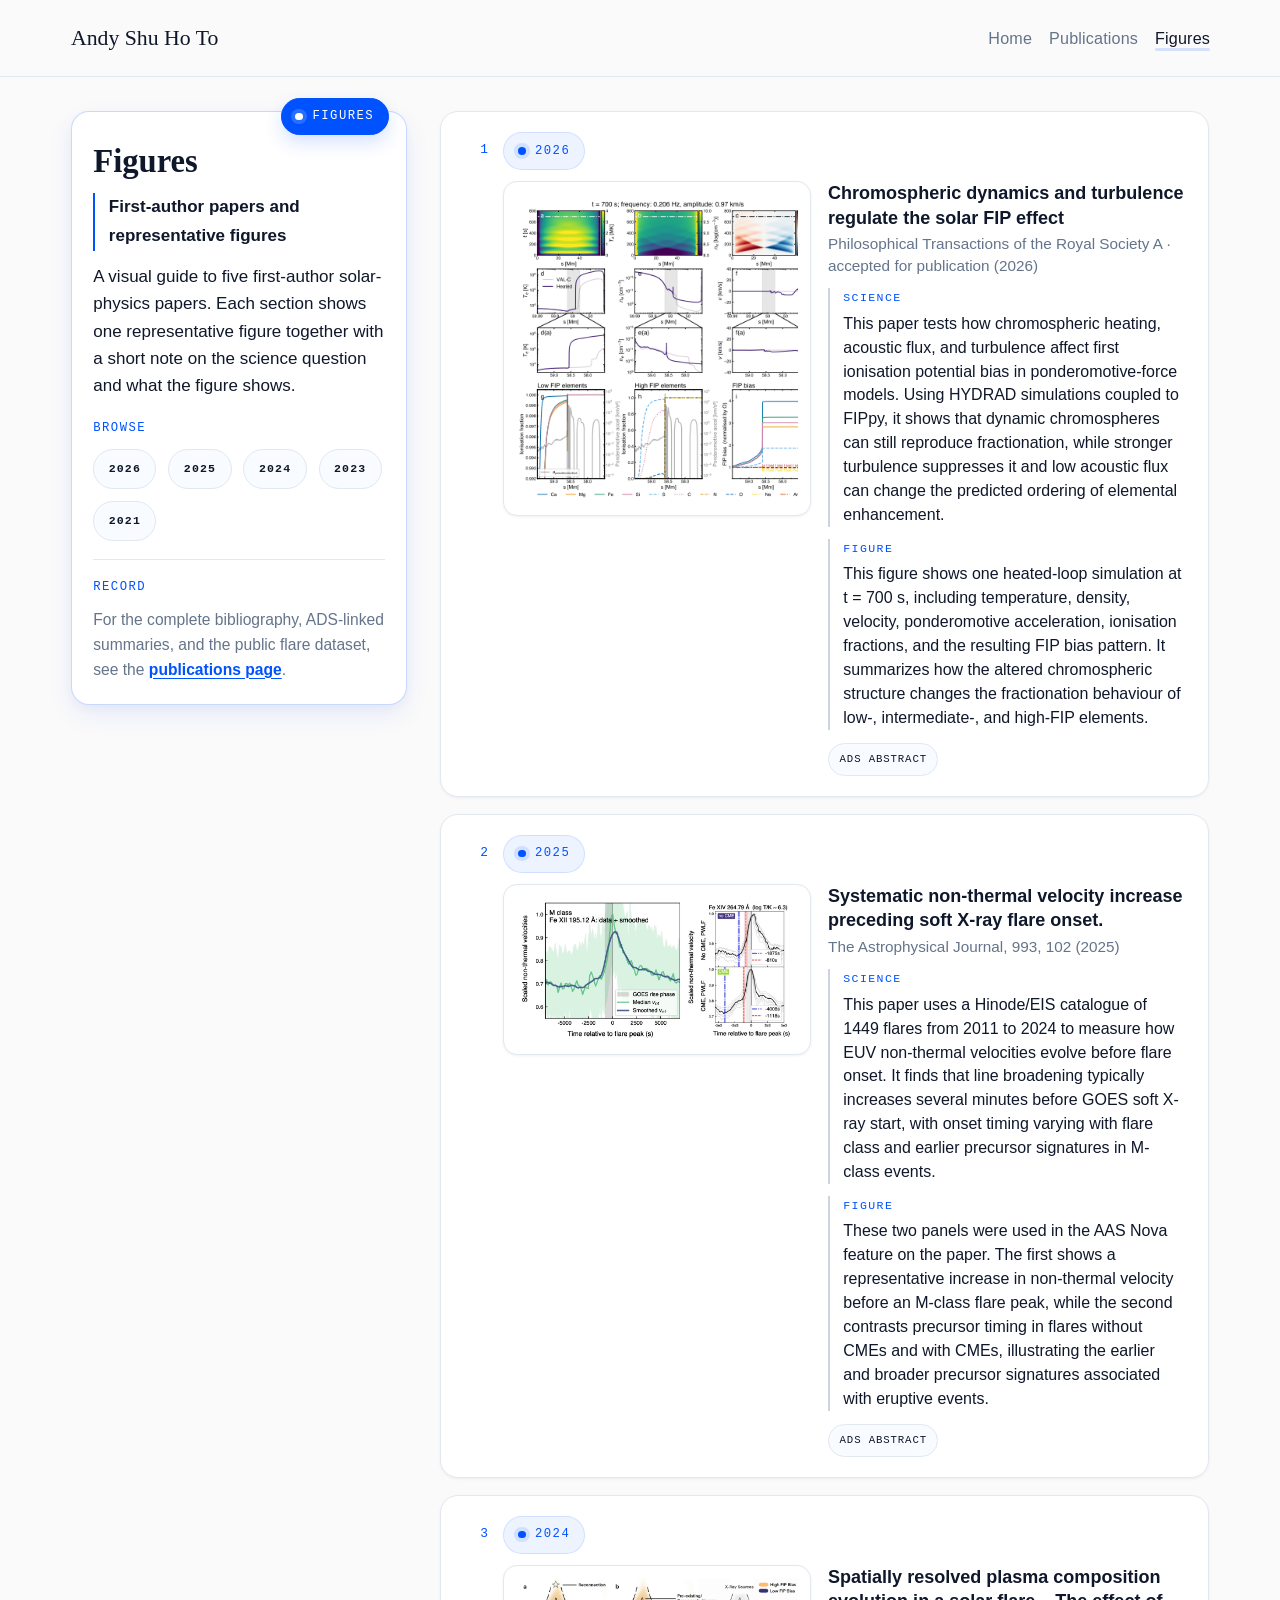
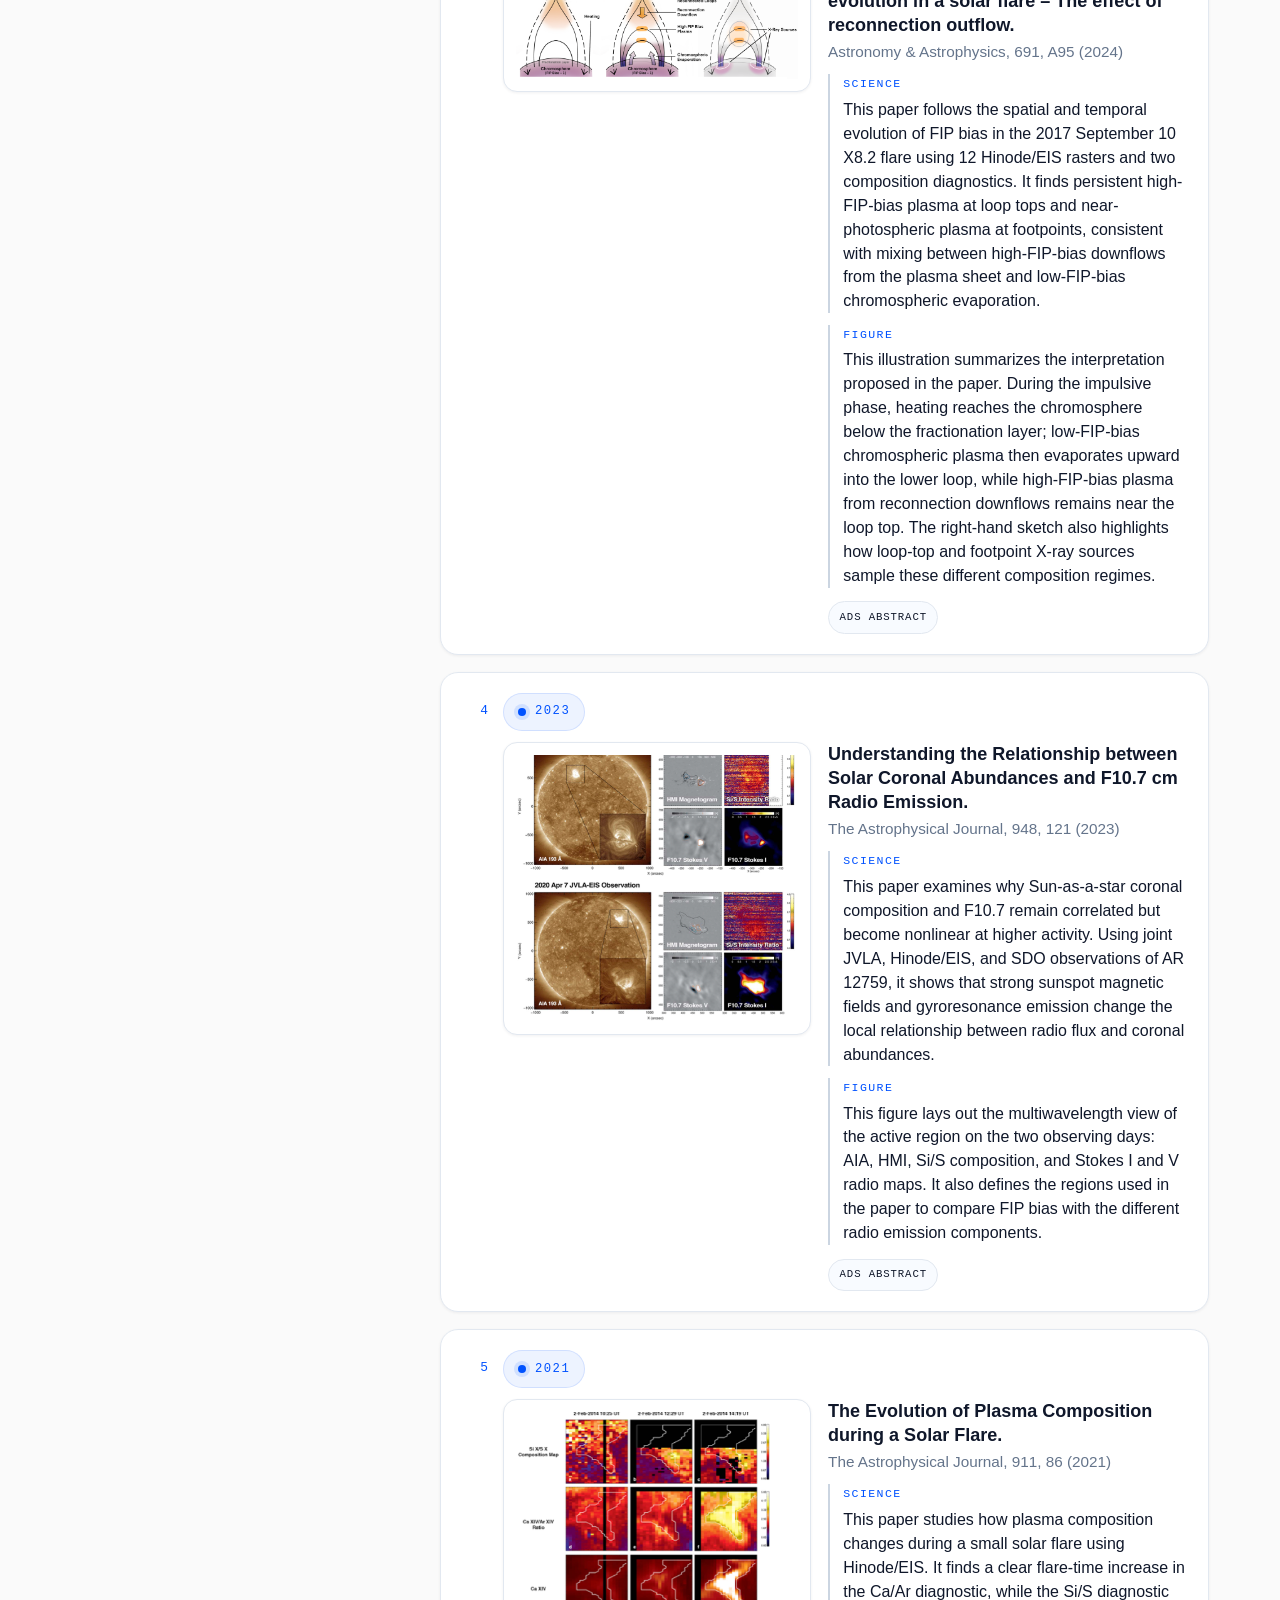
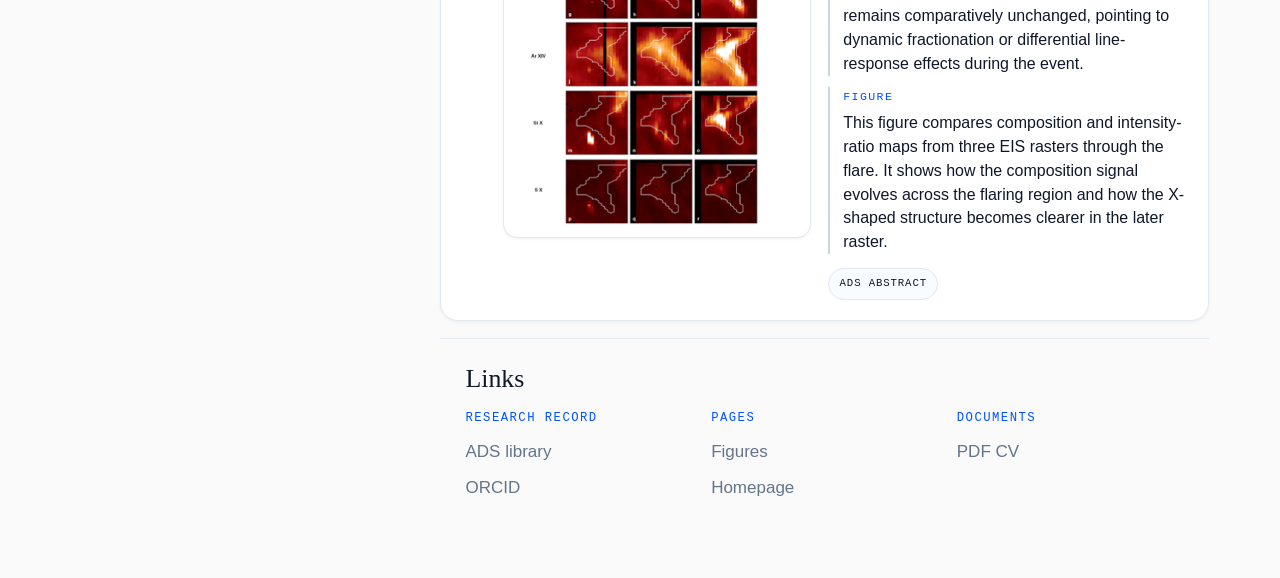
<file: andyto.uk/figures.html>
<!DOCTYPE html>
<html lang="en">
<head>
<meta charset="utf-8"/>
<meta content="width=device-width, initial-scale=1.0" name="viewport"/>
<title>Figures | Redirecting</title>
<meta content="noindex, follow" name="robots"/>
<link href="https://andyto1234.github.io/figures.html" rel="canonical"/>
<meta content="0; url=https://andyto1234.github.io/figures.html" http-equiv="refresh"/>
<script>
      window.location.replace("https://andyto1234.github.io/figures.html");
    </script>
</head>
<body>
<p>Redirecting to <a href="https://andyto1234.github.io/figures.html">https://andyto1234.github.io/figures.html</a>.</p>
</body>
</html>
</file>
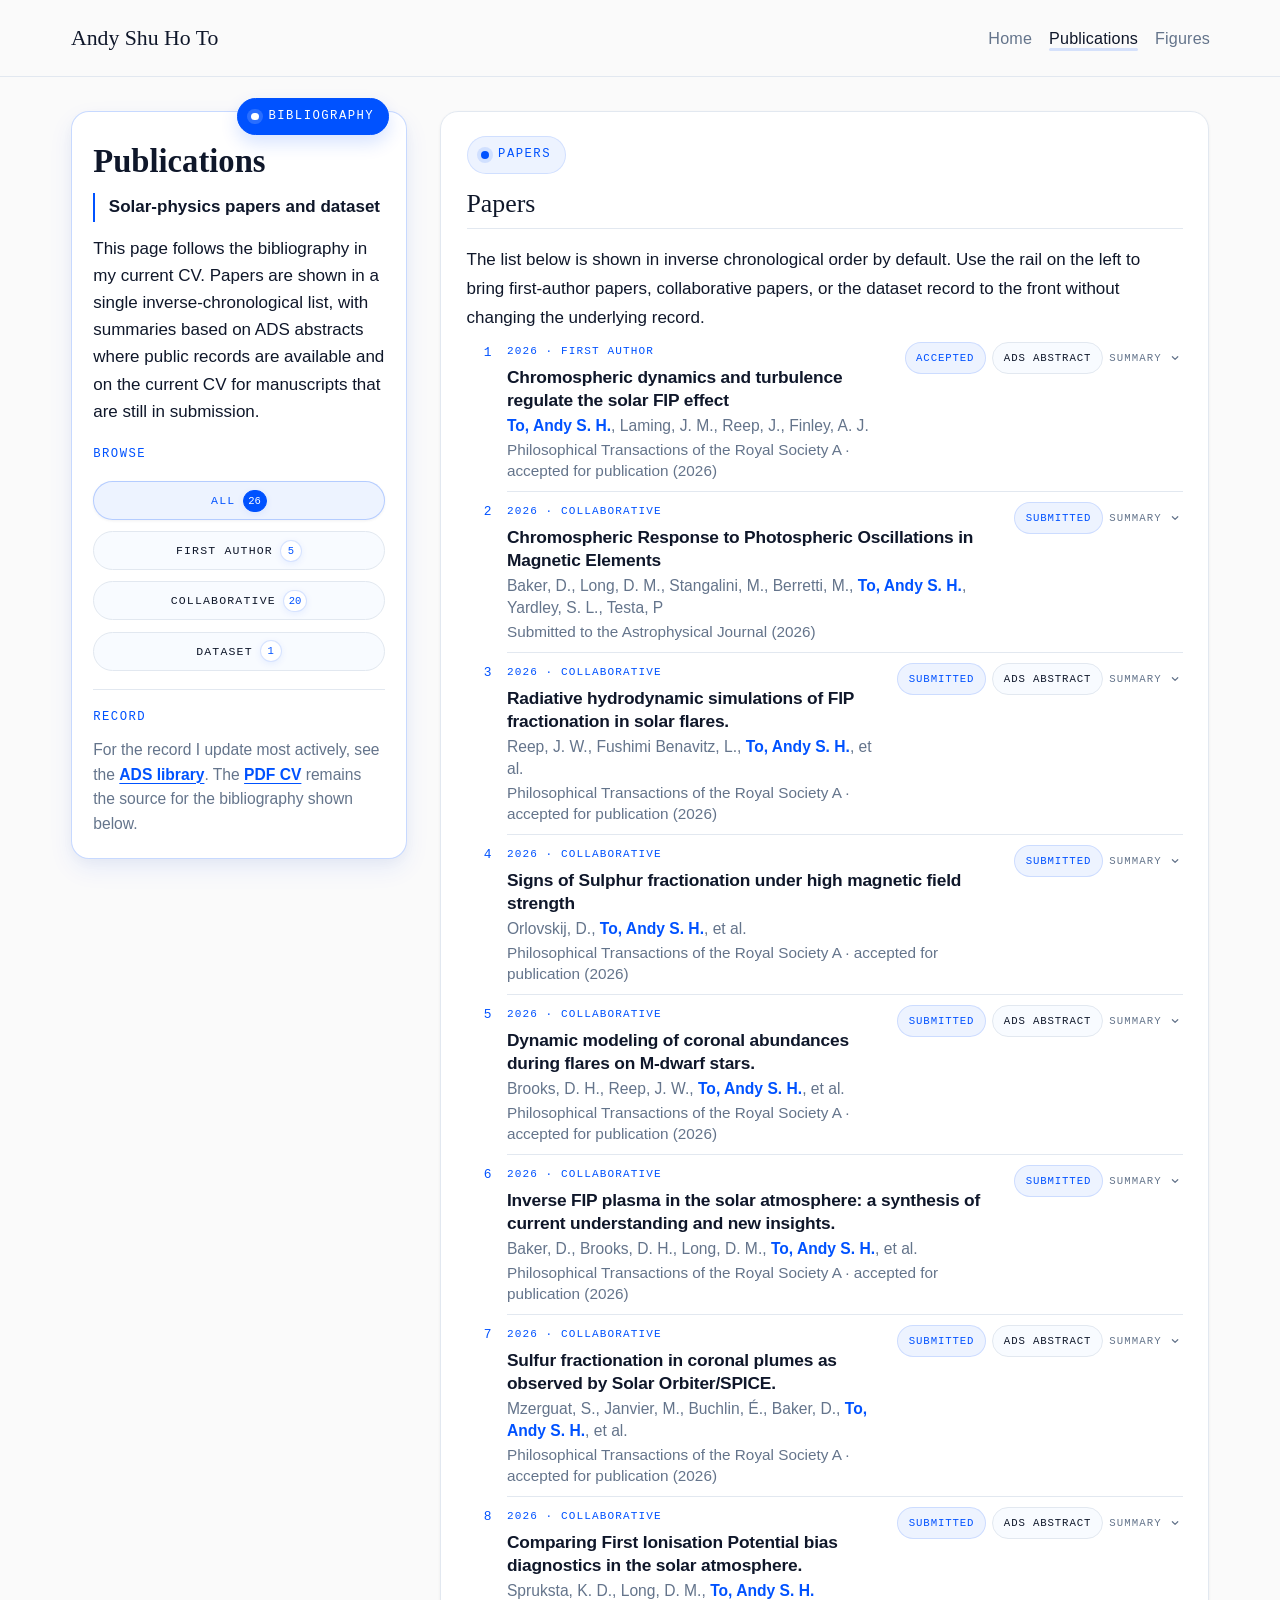
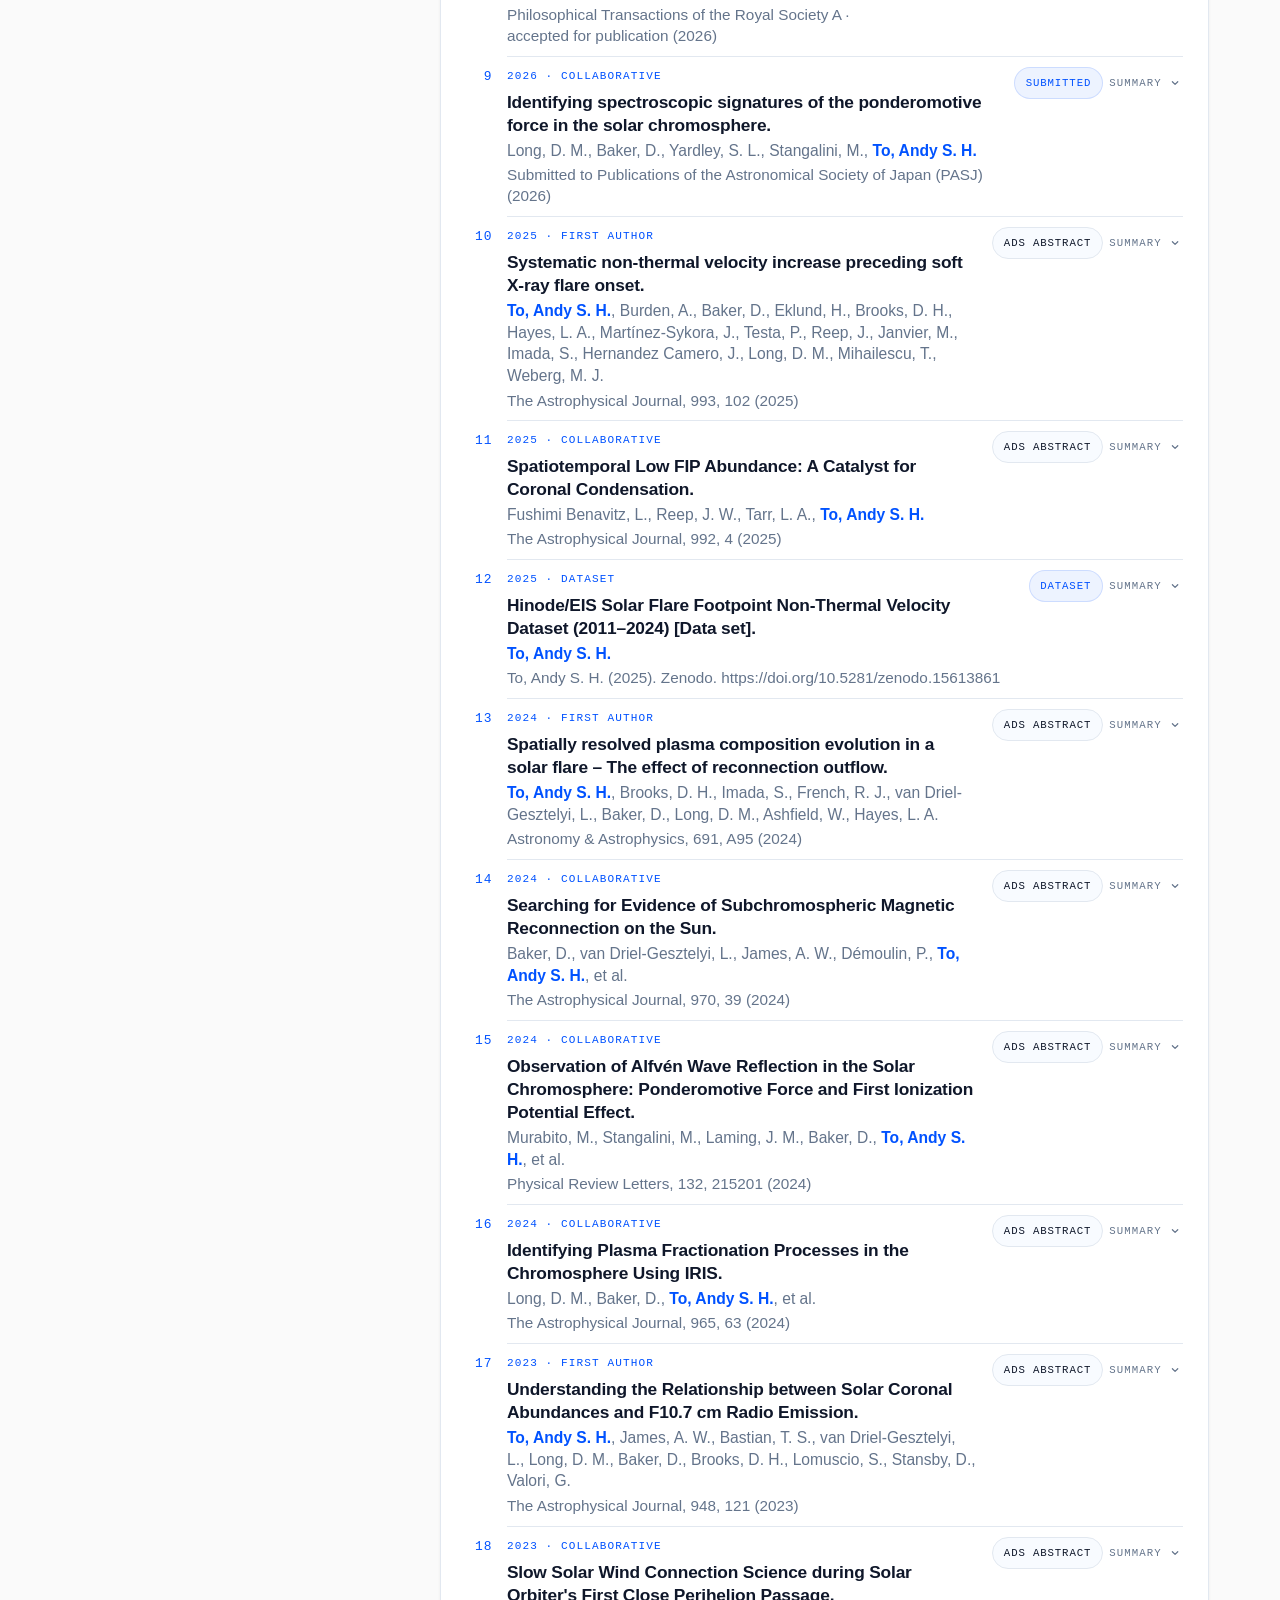
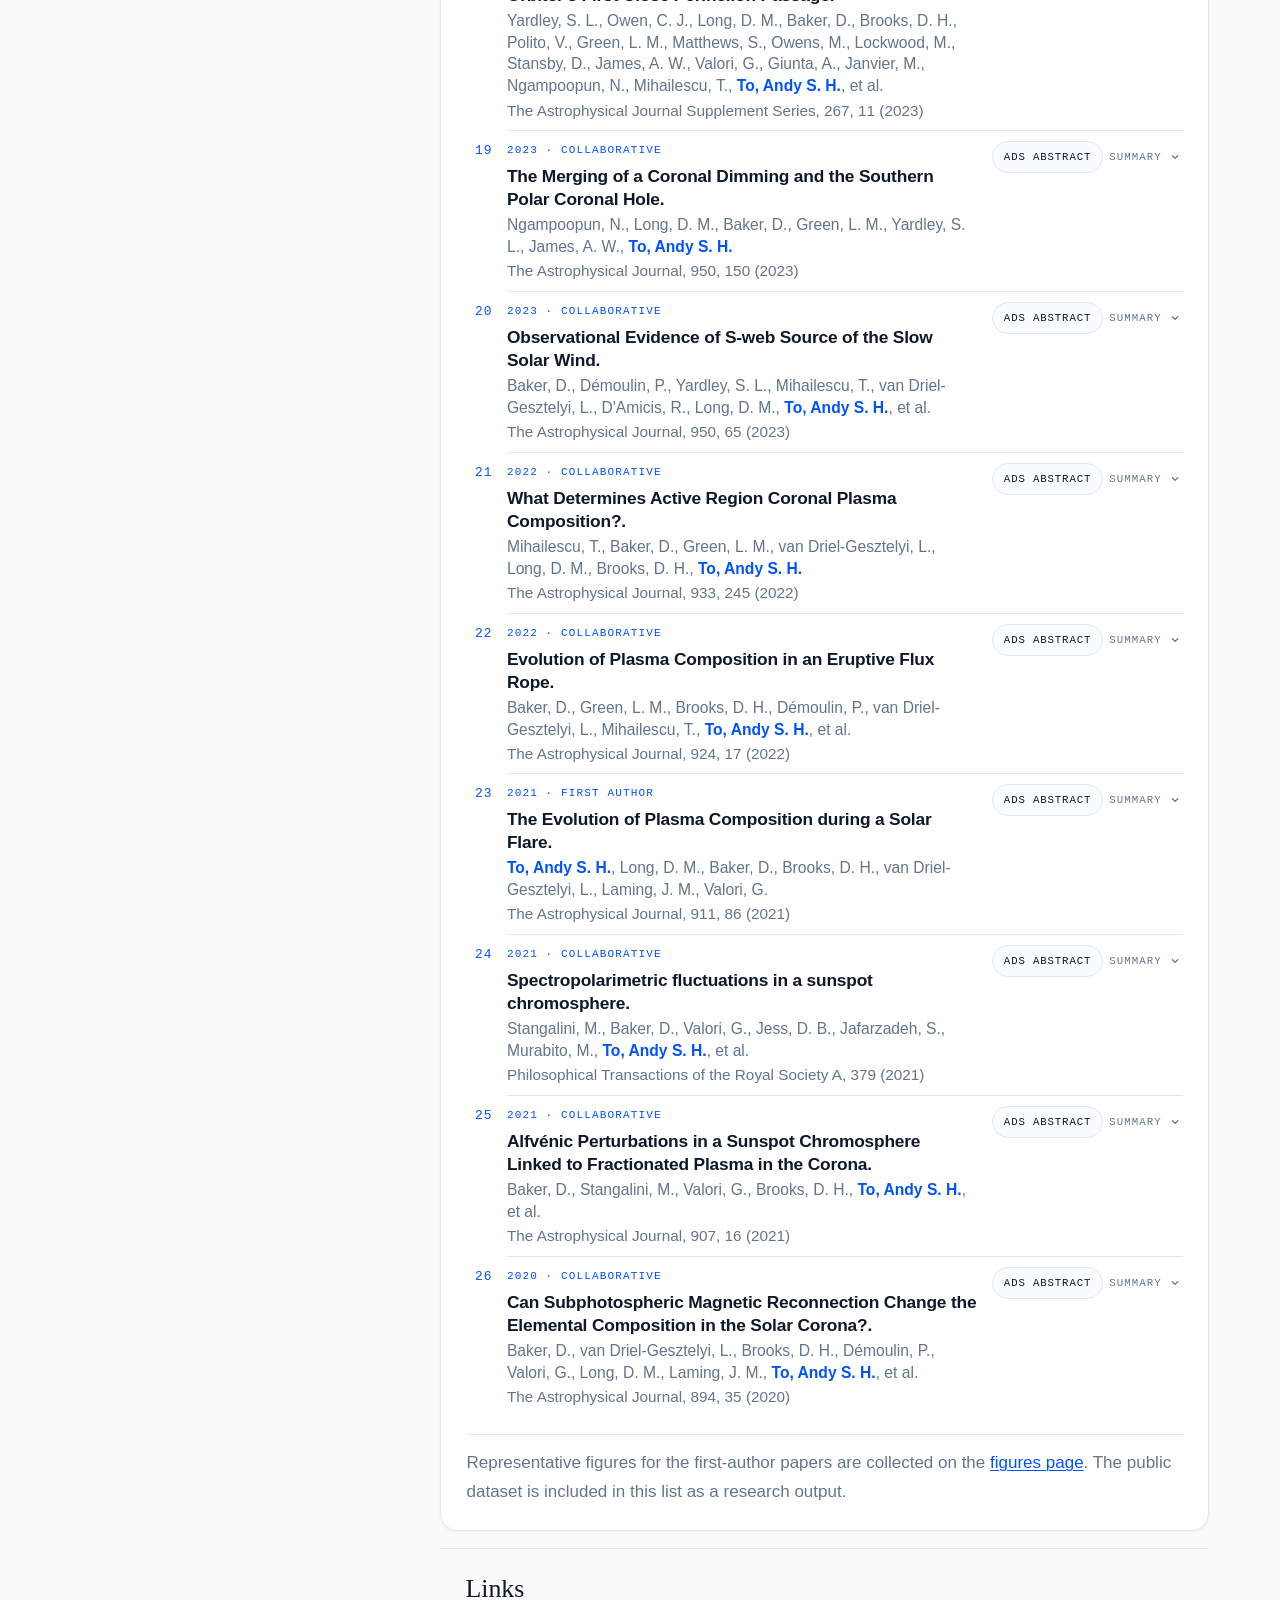
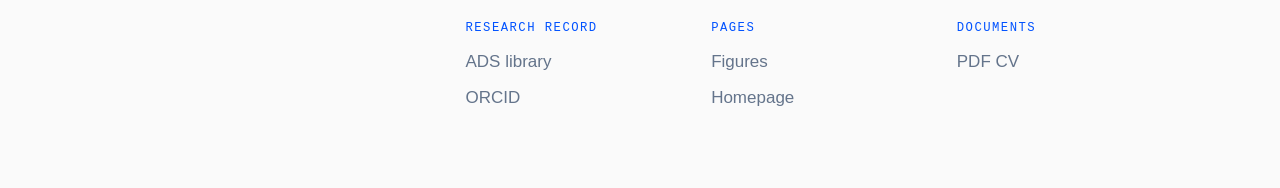
<file: andyto.uk/publications.html>
<!DOCTYPE html>
<html lang="en">
<head>
<meta charset="utf-8"/>
<meta content="width=device-width, initial-scale=1.0" name="viewport"/>
<title>Publications | Redirecting</title>
<meta content="noindex, follow" name="robots"/>
<link href="https://andyto1234.github.io/publications.html" rel="canonical"/>
<meta content="0; url=https://andyto1234.github.io/publications.html" http-equiv="refresh"/>
<script>
      window.location.replace("https://andyto1234.github.io/publications.html");
    </script>
</head>
<body>
<p>Redirecting to <a href="https://andyto1234.github.io/publications.html">https://andyto1234.github.io/publications.html</a>.</p>
</body>
</html>
</file>
<file: style.css>
:root {
  --bg: #fafafa;
  --surface: #ffffff;
  --surface-alt: #f8fbff;
  --text: #0f172a;
  --muted: #64748b;
  --line: #e2e8f0;
  --line-strong: #cbd5e1;
  --accent: #0052ff;
  --accent-soft: rgba(0, 82, 255, 0.07);
  --accent-soft-strong: rgba(0, 82, 255, 0.12);
  --link: #0052ff;
  --link-hover: #1d4ed8;
  --focus: #0052ff;
  --font-sans: "Source Sans 3", "Helvetica Neue", Helvetica, sans-serif;
  --font-serif: "Source Serif 4", Georgia, serif;
  --font-mono: "JetBrains Mono", monospace;
  --container: 67rem;
  --radius-lg: 18px;
  --radius-md: 14px;
  --shadow-sm: 0 1px 3px rgba(15, 23, 42, 0.06);
  --shadow-md: 0 10px 24px rgba(15, 23, 42, 0.06);
  --shadow-accent: 0 10px 22px rgba(0, 82, 255, 0.12);
  --anchor-offset: 7rem;
  --motion-fast: 180ms;
  --motion-base: 240ms;
  --motion-slow: 320ms;
  --ease-standard: cubic-bezier(0.16, 1, 0.3, 1);
  --rail-sticky-offset: 6.5rem;
}

*,
*::before,
*::after {
  box-sizing: border-box;
}

html {
  font-size: 17px;
  scroll-behavior: smooth;
  scroll-padding-top: var(--anchor-offset);
}

body {
  margin: 0;
  min-width: 320px;
  background: var(--bg);
  color: var(--text);
  font-family: var(--font-sans);
  line-height: 1.68;
}

a {
  color: var(--link);
  text-decoration: underline;
  text-decoration-thickness: 1px;
  text-underline-offset: 0.14em;
}

a:hover {
  color: var(--link-hover);
}

a:focus-visible {
  outline: 3px solid var(--focus);
  outline-offset: 3px;
}

img {
  display: block;
  max-width: 100%;
}

h1,
h2,
h3,
p,
ul,
ol,
dl {
  margin: 0;
}

dt,
dd {
  margin: 0;
}

.sr-only {
  position: absolute;
  width: 1px;
  height: 1px;
  padding: 0;
  margin: -1px;
  overflow: hidden;
  clip: rect(0, 0, 0, 0);
  white-space: nowrap;
  border: 0;
}

section[id],
div[id] {
  scroll-margin-top: var(--anchor-offset);
}

.container {
  width: min(100% - 2rem, var(--container));
  margin: 0 auto;
}

.skip-link {
  position: absolute;
  left: 1rem;
  top: 1rem;
  transform: translateY(-180%);
  padding: 0.65rem 0.9rem;
  background: var(--text);
  color: #ffffff;
  text-decoration: none;
  z-index: 20;
}

.skip-link:focus-visible {
  transform: translateY(0);
}

.site-header {
  position: sticky;
  top: 0;
  z-index: 10;
  background: rgba(250, 250, 250, 0.94);
  border-bottom: 1px solid var(--line);
  backdrop-filter: blur(12px);
}

.site-header__inner {
  display: flex;
  align-items: center;
  justify-content: space-between;
  gap: 1.25rem;
  padding: 0.95rem 0;
}

.site-title {
  color: var(--text);
  font-family: var(--font-serif);
  font-size: 1.28rem;
  font-weight: 400;
  letter-spacing: 0;
  text-decoration: none;
}

.site-nav {
  display: flex;
  flex-wrap: wrap;
  gap: 0.5rem 1rem;
}

.site-nav a {
  position: relative;
  min-height: 44px;
  display: inline-flex;
  align-items: center;
  color: var(--muted);
  font-size: 0.95rem;
  letter-spacing: 0.01em;
  text-decoration: none;
  transition:
    color var(--motion-fast) ease,
    opacity var(--motion-fast) ease;
}

.site-nav a::after {
  content: "";
  position: absolute;
  left: 0;
  right: 0;
  bottom: 0.52rem;
  height: 0.2rem;
  border-radius: 999px;
  background: rgba(0, 82, 255, 0.2);
  opacity: 0;
  transform: scaleX(0.35);
  transform-origin: left center;
  transition:
    opacity var(--motion-fast) ease,
    transform var(--motion-base) var(--ease-standard),
    background-color var(--motion-fast) ease;
}

.site-nav a:hover,
.site-nav a:focus-visible {
  color: var(--text);
}

.site-nav a:hover::after,
.site-nav a:focus-visible::after {
  opacity: 1;
  transform: scaleX(1);
  background: rgba(0, 82, 255, 0.26);
}

.site-nav a[aria-current="page"] {
  color: var(--text);
}

.site-nav a[aria-current="page"]::after {
  opacity: 1;
  transform: scaleX(1);
  background: rgba(0, 82, 255, 0.15);
}

.page-layout {
  display: grid;
  grid-template-columns: minmax(17.75rem, 19.75rem) minmax(0, 1fr);
  gap: 2rem;
  align-items: start;
  padding: 2rem 0 3rem;
}

.site-header__inner,
.rail-column,
.page-layout > .profile-card,
.page-layout > .content-column,
.simple-page {
  opacity: 0.2;
  filter: blur(5px);
  will-change: opacity, transform, filter;
  animation: page-shell-enter 420ms var(--ease-standard) both;
}

.site-header__inner {
  animation-duration: 300ms;
}

.rail-column,
.page-layout > .profile-card {
  animation-delay: 40ms;
}

.page-layout > .content-column,
.simple-page {
  animation-delay: 90ms;
}

body.is-leaving {
  overflow: hidden;
}

body.is-leaving .site-header__inner,
body.is-leaving .rail-column,
body.is-leaving .page-layout > .profile-card,
body.is-leaving .page-layout > .content-column,
body.is-leaving .simple-page {
  animation: none;
  opacity: 0.22;
  filter: blur(4px);
  transition:
    opacity var(--motion-fast) var(--ease-standard),
    transform var(--motion-base) var(--ease-standard),
    filter var(--motion-base) var(--ease-standard);
  pointer-events: none;
}

body.is-leaving .site-header__inner {
  transform: translate3d(0, -0.22rem, 0);
}

body.is-leaving .rail-column,
body.is-leaving .page-layout > .profile-card {
  transform: translate3d(0, 0.55rem, 0);
}

body.is-leaving .page-layout > .content-column,
body.is-leaving .simple-page {
  transform: translate3d(0, 0.8rem, 0);
}

.rail-column {
  position: sticky;
  top: var(--rail-sticky-offset);
  display: grid;
  gap: 0.95rem;
  align-self: start;
  overflow: visible;
}

.cursor-satellite {
  position: fixed;
  top: 0;
  left: 0;
  z-index: 12;
  display: block;
  pointer-events: none;
  user-select: none;
  opacity: 0;
  transform: translate3d(-200%, -200%, 0);
  transform-origin: 42% 44%;
  will-change: transform, opacity;
  transition: opacity var(--motion-fast) ease;
}

.cursor-satellite.is-visible {
  opacity: 0.96;
}

.cursor-satellite__image {
  display: block;
  width: clamp(2.55rem, 3.15vw, 3.15rem);
  height: auto;
  filter: drop-shadow(0 10px 16px rgba(15, 23, 42, 0.18));
}

.cursor-satellite[data-instrument="iris"] .cursor-satellite__image {
  width: clamp(2.42rem, 3.24vw, 3.24rem);
}

.cursor-satellite[data-instrument="none"] .cursor-satellite__image {
  display: none;
}

.cursor-satellite__raster {
  position: absolute;
  top: 50%;
  left: calc(100% + 0.18rem);
  width: 3.76rem;
  padding: 0.14rem;
  border: 0.75px solid rgba(255, 255, 255, 0.14);
  border-radius: 0.42rem;
  background: rgba(15, 23, 42, 0.84);
  box-shadow: 0 10px 18px rgba(15, 23, 42, 0.18);
  opacity: 0;
  overflow: hidden;
  transform: translate3d(0.3rem, -48%, 0) scale(0.94);
  transform-origin: left center;
  transition:
    opacity var(--motion-base) var(--ease-standard),
    transform var(--motion-base) var(--ease-standard);
  z-index: 1;
}

.cursor-satellite__raster::before {
  content: "";
  position: absolute;
  left: -0.42rem;
  top: 50%;
  width: 0.34rem;
  height: 1px;
  background: rgba(255, 255, 255, 0.48);
  transform: translateY(-50%);
}

.cursor-satellite.is-eis-active .cursor-satellite__raster {
  opacity: 1;
  transform: translate3d(0, -48%, 0) scale(1);
}

.cursor-satellite.is-raster-left .cursor-satellite__raster {
  left: auto;
  right: calc(100% + 0.18rem);
  transform: translate3d(-0.3rem, -48%, 0) scale(0.94);
  transform-origin: right center;
}

.cursor-satellite.is-eis-active.is-raster-left .cursor-satellite__raster {
  transform: translate3d(0, -48%, 0) scale(1);
}

.cursor-satellite.is-raster-left .cursor-satellite__raster::before {
  left: auto;
  right: -0.42rem;
}

.cursor-satellite__raster-frame {
  position: relative;
  padding: 0.1rem;
  border: 0.75px solid rgba(255, 255, 255, 0.11);
  border-radius: 0.22rem;
  background: #06080d;
  overflow: hidden;
}

.cursor-satellite__raster-viewport {
  position: relative;
  width: 100%;
  aspect-ratio: 26 / 27;
  background: rgba(255, 255, 255, 0.06);
  overflow: hidden;
  --raster-mask-left: 100%;
  --iris-left-bar: 0%;
  --iris-right-bar: 0%;
  --iris-bar-opacity: 0;
}

.cursor-satellite__raster-image {
  display: block;
  width: 100%;
  height: 100%;
  object-fit: cover;
  image-rendering: pixelated;
  clip-path: inset(0 0 0 var(--raster-mask-left));
}

.cursor-satellite__raster-slit {
  position: absolute;
  top: 0;
  left: var(--raster-mask-left);
  width: 1px;
  height: 100%;
  background: rgba(255, 255, 255, 0.95);
  box-shadow: 0 0 0.32rem rgba(255, 255, 255, 0.48);
  transform: translateX(-50%);
  opacity: 0;
}

.cursor-satellite[data-raster-mode="iris"] .cursor-satellite__raster {
  width: 3.58rem;
  left: calc(100% + 0.28rem);
}

.cursor-satellite[data-raster-mode="iris"] .cursor-satellite__raster-viewport {
  aspect-ratio: 1;
  --raster-mask-left: 0%;
}

.cursor-satellite[data-raster-mode="iris"] .cursor-satellite__raster-image {
  image-rendering: auto;
  clip-path: inset(0);
}

.cursor-satellite__raster-viewport::before,
.cursor-satellite__raster-viewport::after {
  content: "";
  position: absolute;
  top: 0;
  bottom: 0;
  background: rgba(0, 0, 0, 0.82);
  opacity: var(--iris-bar-opacity);
  z-index: 2;
  pointer-events: none;
}

.cursor-satellite__raster-viewport::before {
  left: 0;
  width: var(--iris-left-bar);
}

.cursor-satellite__raster-viewport::after {
  right: 0;
  width: var(--iris-right-bar);
}

.cursor-satellite[data-raster-mode="iris"] .cursor-satellite__raster-slit,
.cursor-satellite[data-raster-mode="none"] .cursor-satellite__raster {
  display: none;
}

.section-tag {
  display: inline-flex;
  align-items: center;
  gap: 0.55rem;
  margin-bottom: 0.85rem;
  padding: 0.45rem 0.8rem;
  border: 1px solid var(--accent-soft-strong);
  border-radius: 999px;
  background: var(--accent-soft);
  color: var(--accent);
  font-family: var(--font-mono);
  font-size: 0.72rem;
  letter-spacing: 0.12em;
  text-transform: uppercase;
}

.section-tag__dot {
  position: relative;
  width: 0.45rem;
  height: 0.45rem;
  border-radius: 999px;
  background: var(--accent);
  box-shadow: 0 0 0 4px rgba(0, 82, 255, 0.12);
}

.section-tag--inverted {
  background: var(--accent);
  border-color: var(--accent);
  color: #ffffff;
}

.section-tag--inverted .section-tag__dot {
  background: #ffffff;
  box-shadow: 0 0 0 4px rgba(255, 255, 255, 0.16);
}

.profile-card__tag .section-tag__dot {
  animation: profile-indicator-pulse 2.6s ease-out infinite;
}

.profile-card {
  position: sticky;
  top: var(--rail-sticky-offset);
  background: var(--surface);
  border: 1px solid rgba(0, 82, 255, 0.22);
  border-radius: var(--radius-lg);
  box-shadow:
    0 10px 24px rgba(0, 82, 255, 0.08),
    0 4px 16px rgba(15, 23, 42, 0.04);
  padding: 1.8rem 1.25rem 1.25rem;
  overflow: visible;
  transition:
    box-shadow var(--motion-base) var(--ease-standard),
    border-color var(--motion-fast) ease;
}

.rail-column > .profile-card {
  position: relative;
  top: 0;
  width: 100%;
}

.rail-column > .rail-card,
.publication-page-layout > .profile-card,
.figure-page-layout > .profile-card {
  width: 100%;
}

.profile-card:hover {
  border-color: rgba(0, 82, 255, 0.28);
  box-shadow:
    0 14px 28px rgba(0, 82, 255, 0.1),
    0 8px 20px rgba(15, 23, 42, 0.05);
}

.profile-card__avatar {
  width: 120px;
  height: 120px;
  object-fit: cover;
  object-position: center 28%;
  border: 2px solid rgba(0, 82, 255, 0.16);
  border-radius: var(--radius-md);
  box-shadow: var(--shadow-sm);
}

.profile-card__tag {
  position: absolute;
  top: -0.85rem;
  right: 1rem;
  margin-bottom: 0;
  box-shadow: 0 8px 18px rgba(0, 82, 255, 0.16);
  transition: box-shadow var(--motion-fast) ease;
}

.profile-card:hover .profile-card__tag {
  box-shadow: 0 10px 22px rgba(0, 82, 255, 0.18);
}

.profile-card__name {
  font-family: var(--font-serif);
  font-size: 1.92rem;
  line-height: 1.1;
  margin-top: 1rem;
  letter-spacing: 0;
}

.profile-card__alias {
  margin-top: 0.38rem;
  color: var(--muted);
  font-size: 0.8rem;
  line-height: 1.35;
}

.profile-card__role {
  display: block;
  margin-top: 0.7rem;
  padding-left: 0.8rem;
  border-left: 2px solid var(--accent);
  font-weight: 600;
  color: var(--text);
}

.profile-card__descriptor {
  margin-top: 0.42rem;
  color: var(--muted);
  font-size: 0.9rem;
  line-height: 1.45;
}

.profile-card__appointment {
  margin-top: 1rem;
  padding: 1rem;
  border: 1px solid var(--line);
  border-radius: var(--radius-md);
  background: rgba(0, 82, 255, 0.025);
}

.profile-card__appointment .appointment-card__label {
  display: block;
  margin-bottom: 0.45rem;
}

.profile-card__appointment .appointment-card__title {
  font-family: var(--font-sans);
  font-size: 1.02rem;
  font-weight: 600;
  padding-bottom: 0;
  border-bottom: 0;
}

.profile-card__appointment .appointment-card__meta {
  gap: 0;
  margin-top: 0.55rem;
}

.profile-card__appointment .appointment-card__meta li {
  grid-template-columns: 1fr;
  gap: 0.24rem;
  padding: 0.8rem 0 0.8rem;
  border-top: 1px solid var(--line);
}

.profile-card__appointment .appointment-card__meta li:last-child {
  padding-bottom: 0;
}

.profile-card__appointment .appointment-card__meta-label {
  line-height: 1.3;
}

.profile-card__appointment .appointment-card__meta li span:last-child {
  font-weight: 500;
  line-height: 1.45;
}

.profile-card__links {
  list-style: none;
  display: grid;
  grid-template-columns: repeat(4, minmax(0, 1fr));
  gap: 0.65rem;
  margin: 1.2rem 0 0;
  padding: 1.35rem 0 0;
  border-top: 1px solid var(--line);
}

.profile-card__icon-link {
  display: grid;
  justify-items: center;
  align-content: center;
  gap: 0.38rem;
  min-height: 4.35rem;
  padding: 0.55rem 0.25rem;
  border: 1px solid var(--line);
  border-radius: var(--radius-md);
  background: #ffffff;
  color: var(--muted);
  text-decoration: none;
  box-shadow: none;
  transition:
    color var(--motion-fast) ease,
    border-color var(--motion-fast) ease,
    background-color var(--motion-fast) ease,
    box-shadow var(--motion-fast) ease;
}

.profile-card__icon-link svg {
  width: 1.35rem;
  height: 1.35rem;
  stroke: currentColor;
  stroke-width: 1.55;
  fill: none;
  stroke-linecap: round;
  stroke-linejoin: round;
}

.profile-card__icon-label {
  font-family: var(--font-mono);
  font-size: 0.6rem;
  letter-spacing: 0.08em;
  line-height: 1;
  text-transform: uppercase;
}

.profile-card__icon-link:hover,
.profile-card__icon-link:focus-visible {
  color: var(--text);
  border-color: rgba(0, 82, 255, 0.2);
  background: var(--surface-alt);
  box-shadow: var(--shadow-sm);
}

.profile-card__icon-link:focus-visible {
  outline-offset: 2px;
}

.profile-card__updated {
  margin-top: 1.2rem;
  padding-top: 1rem;
  border-top: 1px solid var(--line);
  color: var(--muted);
  font-size: 0.88rem;
}

.rail-card {
  background: var(--surface);
  border: 1px solid var(--line);
  border-radius: var(--radius-lg);
  box-shadow: var(--shadow-sm);
  padding: 0.95rem 1rem 1rem;
}

.instrument-card__label {
  margin-bottom: 0.38rem;
  color: var(--accent);
  font-family: var(--font-mono);
  font-size: 0.68rem;
  font-weight: 500;
  letter-spacing: 0.12em;
  text-transform: uppercase;
}

.instrument-card__title {
  margin: 0;
  font-family: var(--font-sans);
  font-size: 1rem;
  font-weight: 600;
  line-height: 1.34;
  letter-spacing: -0.01em;
}

.instrument-card__note {
  margin-top: 0.35rem;
  color: var(--muted);
  font-size: 0.9rem;
  line-height: 1.45;
}

.instrument-switcher {
  display: grid;
  grid-template-columns: repeat(3, minmax(0, 1fr));
  gap: 0.5rem;
  margin-top: 0.8rem;
}

.instrument-switcher__button {
  display: inline-flex;
  align-items: center;
  justify-content: center;
  min-height: 2.1rem;
  padding: 0.4rem 0.55rem;
  border: 1px solid var(--line);
  border-radius: 999px;
  background: var(--surface-alt);
  color: var(--text);
  font-family: var(--font-mono);
  font-size: 0.64rem;
  font-weight: 500;
  letter-spacing: 0.1em;
  text-transform: uppercase;
  cursor: pointer;
  transition:
    border-color var(--motion-fast) ease,
    background-color var(--motion-fast) ease,
    color var(--motion-fast) ease,
    box-shadow var(--motion-fast) ease,
    transform var(--motion-fast) ease;
}

.instrument-switcher__button:hover,
.instrument-switcher__button:focus-visible {
  border-color: rgba(0, 82, 255, 0.24);
  background: #ffffff;
  color: var(--link-hover);
  box-shadow: var(--shadow-sm);
  transform: translateY(-1px);
}

.instrument-switcher__button[aria-pressed="true"] {
  border-color: rgba(0, 82, 255, 0.24);
  background: var(--accent-soft);
  color: var(--accent);
  box-shadow: var(--shadow-sm);
}

.about-copy--wide {
  max-width: 46rem;
}

.content-column {
  min-width: 0;
}

.publication-page-layout .content-column,
.figure-page-layout .content-column {
  display: grid;
  gap: 1rem;
}

.figure-page-layout .content-column {
  counter-reset: figure-counter;
}

.publication-page-layout .content-section,
.figure-page-layout .content-section {
  padding: 1.4rem 1.5rem;
}

.publication-page-layout .content-section + .content-section,
.figure-page-layout .content-section + .content-section {
  margin-top: 0;
}

.publication-rail__title,
.figure-rail__title {
  margin-top: 0.1rem;
}

.figure-rail__role,
.publication-rail__role {
  margin-top: 0.78rem;
}

.figure-rail__summary,
.publication-rail__summary {
  margin-top: 0.75rem;
  color: var(--text);
  line-height: 1.6;
}

.figure-rail__block,
.figure-rail__record,
.publication-rail__block,
.publication-rail__record {
  margin-top: 1.1rem;
}

.figure-rail__label,
.publication-rail__label {
  margin-bottom: 0.6rem;
  color: var(--accent);
  font-family: var(--font-mono);
  font-size: 0.72rem;
  letter-spacing: 0.12em;
  text-transform: uppercase;
}

.figure-rail__record,
.publication-rail__record {
  padding-top: 1rem;
  border-top: 1px solid var(--line);
}

.figure-rail__note,
.publication-rail__note {
  color: var(--muted);
  font-size: 0.92rem;
  line-height: 1.58;
}

.figure-rail__note a,
.publication-rail__note a {
  color: var(--accent);
  font-weight: 600;
  text-decoration-thickness: 1px;
  text-underline-offset: 0.16em;
}

.publication-filter-bar--rail {
  display: grid;
  grid-template-columns: repeat(2, minmax(0, 1fr));
  gap: 0.65rem;
  margin-top: 0;
}

.publication-filter-bar--rail .publication-filter {
  width: 100%;
  padding-right: 0.62rem;
  padding-left: 0.62rem;
}

.figure-index--rail {
  display: grid;
  grid-template-columns: repeat(3, minmax(0, 1fr));
  gap: 0.55rem;
}

.figure-index--rail li {
  min-width: 0;
}

.figure-index--rail a {
  width: 100%;
  min-height: 2rem;
  justify-content: center;
  padding: 0.4rem 0.72rem;
  font-family: var(--font-mono);
  font-size: 0.68rem;
  font-weight: 500;
  letter-spacing: 0.1em;
  text-transform: uppercase;
}

.content-section {
  background: var(--surface);
  border: 1px solid var(--line);
  border-radius: var(--radius-lg);
  box-shadow: var(--shadow-sm);
  padding: 1.5rem;
}

.content-section + .content-section {
  margin-top: 1.15rem;
}

.content-section > p + .simple-list,
.content-section > p + .link-grid,
.content-section > p + .figure-index,
.content-section > p + .page-index {
  margin-top: 1rem;
}

.content-section h2,
.page-heading {
  font-family: var(--font-serif);
  font-size: 1.52rem;
  font-weight: 400;
  line-height: 1.2;
  margin-bottom: 1rem;
  padding: 0 0 0.55rem;
  border-bottom: 1px solid var(--line);
  letter-spacing: 0;
}

.content-section h3 {
  font-size: 1.08rem;
  font-weight: 700;
  line-height: 1.3;
  letter-spacing: -0.01em;
}

.intro-grid,
.columns-3,
.link-grid,
.fact-grid {
  display: grid;
  gap: 1rem;
}

.intro-grid {
  grid-template-columns: minmax(0, 1.5fr) minmax(15rem, 1fr);
}

.about-copy {
  display: grid;
  gap: 1.05rem;
}

.intro-section {
  position: relative;
}

.about-header {
  padding-right: 0;
}

.about-header__sun {
  position: absolute;
  top: -1.15rem;
  right: -1.02rem;
  width: 3.85rem;
  margin: 0;
  pointer-events: auto;
  user-select: none;
  transform-origin: center;
  animation: aboutSunFloat 10.8s ease-in-out infinite;
  filter: drop-shadow(0 10px 18px rgba(15, 23, 42, 0.07));
  z-index: 1;
  isolation: isolate;
}

.about-header__sun img {
  position: relative;
  z-index: 1;
  display: block;
  width: 100%;
  height: auto;
}

.about-sun-easter-egg {
  position: absolute;
  top: calc(100% - 0.15rem);
  right: -0.35rem;
  display: none;
  align-items: center;
  gap: 0.28rem;
  opacity: 0;
  transform: translate3d(0.18rem, -0.12rem, 0) scale(0.96);
  transform-origin: top right;
  pointer-events: none;
  transition:
    opacity var(--motion-base) var(--ease-standard),
    transform var(--motion-base) var(--ease-standard);
  z-index: 3;
}

.about-sun-easter-egg.is-active {
  opacity: 1;
  transform: translate3d(0, 0, 0) scale(1);
}

.about-sun-easter-egg__satellite {
  display: block;
  width: 2rem;
  height: auto;
  filter: drop-shadow(0 8px 14px rgba(15, 23, 42, 0.18));
}

.about-sun-easter-egg[data-instrument="iris"] .about-sun-easter-egg__satellite {
  width: 2.08rem;
}

.about-sun-easter-egg[data-instrument="none"] {
  gap: 0;
}

.about-sun-easter-egg[data-instrument="none"] .about-sun-easter-egg__satellite {
  display: none;
}

.about-sun-easter-egg__raster {
  position: relative;
  width: 2.9rem;
  padding: 0.12rem;
  border: 0.75px solid rgba(255, 255, 255, 0.14);
  border-radius: 0.38rem;
  background: rgba(15, 23, 42, 0.84);
  box-shadow: 0 10px 18px rgba(15, 23, 42, 0.18);
  overflow: hidden;
}

.about-sun-easter-egg__raster::before {
  content: "";
  position: absolute;
  left: -0.34rem;
  top: 50%;
  width: 0.28rem;
  height: 1px;
  background: rgba(255, 255, 255, 0.46);
  transform: translateY(-50%);
}

.about-sun-easter-egg__frame {
  position: relative;
  padding: 0.08rem;
  border: 0.75px solid rgba(255, 255, 255, 0.11);
  border-radius: 0.2rem;
  background: #06080d;
  overflow: hidden;
}

.about-sun-easter-egg__viewport {
  position: relative;
  width: 100%;
  aspect-ratio: 26 / 27;
  background: rgba(255, 255, 255, 0.06);
  overflow: hidden;
  --raster-mask-left: 100%;
  --iris-left-bar: 0%;
  --iris-right-bar: 0%;
  --iris-bar-opacity: 0;
}

.about-sun-easter-egg__image {
  display: block;
  width: 100%;
  height: 100%;
  object-fit: cover;
  image-rendering: pixelated;
  clip-path: inset(0 0 0 var(--raster-mask-left));
}

.about-sun-easter-egg__slit {
  position: absolute;
  top: 0;
  left: var(--raster-mask-left);
  width: 1px;
  height: 100%;
  background: rgba(255, 255, 255, 0.95);
  box-shadow: 0 0 0.28rem rgba(255, 255, 255, 0.45);
  transform: translateX(-50%);
  opacity: 0;
}

.about-sun-easter-egg[data-raster-mode="iris"] .about-sun-easter-egg__raster {
  width: 2.9rem;
}

.about-sun-easter-egg[data-raster-mode="iris"] .about-sun-easter-egg__viewport {
  aspect-ratio: 1;
  --raster-mask-left: 0%;
}

.about-sun-easter-egg[data-raster-mode="iris"] .about-sun-easter-egg__image {
  image-rendering: auto;
  clip-path: inset(0);
}

.about-sun-easter-egg__viewport::before,
.about-sun-easter-egg__viewport::after {
  content: "";
  position: absolute;
  top: 0;
  bottom: 0;
  background: rgba(0, 0, 0, 0.82);
  opacity: var(--iris-bar-opacity);
  z-index: 2;
  pointer-events: none;
}

.about-sun-easter-egg__viewport::before {
  left: 0;
  width: var(--iris-left-bar);
}

.about-sun-easter-egg__viewport::after {
  right: 0;
  width: var(--iris-right-bar);
}

.about-sun-easter-egg[data-raster-mode="iris"] .about-sun-easter-egg__slit,
.about-sun-easter-egg[data-raster-mode="none"] .about-sun-easter-egg__raster {
  display: none;
}

.about-header__sun::before {
  content: "";
  position: absolute;
  top: var(--sun-fov-top, 29%);
  left: var(--sun-fov-left, 24%);
  width: var(--sun-fov-width, 46%);
  height: var(--sun-fov-height, 34%);
  border: 1.5px solid rgba(255, 255, 255, 0.94);
  border-radius: var(--sun-fov-radius, 0.14rem);
  box-shadow: 0 0 0.38rem rgba(255, 255, 255, 0.34);
  opacity: 0;
  transition: opacity var(--motion-fast) ease;
  transform: translateX(var(--sun-fov-shift, 0));
  z-index: 2;
}

.about-header__sun::after {
  content: "";
  position: absolute;
  top: var(--sun-slit-top, var(--sun-fov-top, 29%));
  left: var(--sun-scan-x, 70%);
  width: var(--sun-slit-width, 2px);
  height: var(--sun-slit-height, var(--sun-fov-height, 34%));
  background: rgba(255, 255, 255, 0.98);
  box-shadow: 0 0 0.42rem rgba(255, 255, 255, 0.54);
  opacity: 0;
  transform: translateX(calc(-50% + var(--sun-slit-shift, 0)));
  transition: opacity var(--motion-fast) ease;
  z-index: 2;
}

.about-header__sun[data-scan-mode="iris"]::before {
  --sun-fov-top: 58.5%;
  --sun-fov-left: 9%;
  --sun-fov-width: 22%;
  --sun-fov-height: 22%;
  --sun-fov-radius: 0.12rem;
  --sun-fov-shift: var(--sun-iris-shift, 0);
}

.about-header__sun[data-scan-mode="iris"]::after {
  --sun-slit-top: 58.5%;
  --sun-scan-x: 20%;
  --sun-slit-width: 1.5px;
  --sun-slit-height: 22%;
  --sun-slit-shift: var(--sun-iris-shift, 0);
}

.about-header__sun[data-scan-mode="hinode"]:hover::before,
.about-header__sun[data-scan-mode="iris"]:hover::before {
  opacity: 0.2;
}

.about-header__sun.is-scanning[data-scan-mode="hinode"]::before,
.about-header__sun.is-scanning[data-scan-mode="hinode"]::after,
.about-header__sun.is-scanning[data-scan-mode="iris"]::before,
.about-header__sun.is-scanning[data-scan-mode="iris"]::after {
  opacity: 1;
}

.about-header__sun.is-scanning[data-scan-mode="iris"]::before,
.about-header__sun.is-scanning[data-scan-mode="iris"]::after {
  animation: irisSunJitter 0.18s steps(2, end) infinite;
}

.about-header__sun[data-scan-mode="none"]::before,
.about-header__sun[data-scan-mode="none"]::after {
  opacity: 0 !important;
  animation: none;
}

.about-summary {
  color: var(--text);
  line-height: 1.62;
  max-width: 44rem;
  margin: 0;
}

.about-focus {
  display: grid;
  gap: 0.62rem;
  padding-top: 0.1rem;
  padding-bottom: 0.95rem;
  border-bottom: 1px solid var(--line);
}

.about-focus__label {
  color: var(--accent);
  font-family: var(--font-mono);
  font-size: 0.72rem;
  letter-spacing: 0.12em;
  text-transform: uppercase;
  margin: 0;
}

.theme-detail-list {
  display: grid;
  gap: 0.72rem;
}

.theme-detail {
  display: grid;
  grid-template-columns: minmax(0, 12.15rem) minmax(0, 1fr);
  align-items: center;
  gap: 0.35rem 1rem;
  padding: 0;
}

.theme-detail__badge {
  display: inline-flex;
  align-items: center;
  gap: 0.5rem;
  min-height: 2rem;
  width: fit-content;
  margin: 0;
  padding: 0.35rem 0.72rem;
  border: 1px solid rgba(0, 82, 255, 0.14);
  border-radius: 999px;
  background: var(--accent-soft);
  color: var(--accent);
  font-family: var(--font-mono);
  font-size: 0.68rem;
  font-weight: 500;
  letter-spacing: 0.1em;
  text-transform: uppercase;
}

.theme-detail__dot {
  width: 0.38rem;
  height: 0.38rem;
  flex: 0 0 auto;
  border-radius: 999px;
  background: var(--accent);
  box-shadow: 0 0 0 4px rgba(0, 82, 255, 0.12);
  animation: theme-chip-pulse 2.8s ease-out infinite;
}

.theme-detail:nth-child(2) .theme-detail__dot {
  animation-delay: 0.7s;
}

.theme-detail__body {
  color: var(--text);
  font-size: 0.93rem;
  line-height: 1.5;
  margin: 0;
}

.about-support {
  display: grid;
  gap: 0.72rem;
  padding-top: 0.8rem;
}

.research-highlight {
  display: grid;
  gap: 0.58rem;
}

.research-highlight__header {
  display: flex;
  flex-wrap: wrap;
  justify-content: space-between;
  gap: 0.6rem 1rem;
  align-items: flex-end;
  padding-bottom: 0;
}

.research-highlight__label,
.research-highlight__eyebrow {
  color: var(--accent);
  font-family: var(--font-mono);
  font-size: 0.72rem;
  letter-spacing: 0.12em;
  text-transform: uppercase;
  margin: 0;
}

.research-highlight__tabs {
  display: inline-flex;
  flex-wrap: wrap;
  gap: 0.85rem;
}

.research-highlight__tab {
  min-height: 0;
  padding: 0 0 0.32rem;
  border: 0;
  border-bottom: 2px solid transparent;
  border-radius: 0;
  background: transparent;
  color: var(--muted);
  font-family: var(--font-mono);
  font-size: 0.7rem;
  letter-spacing: 0.08em;
  text-transform: uppercase;
  cursor: pointer;
  transition:
    color var(--motion-fast) ease,
    border-color var(--motion-fast) ease;
}

.research-highlight__tab:hover,
.research-highlight__tab:focus-visible {
  color: var(--text);
  border-color: rgba(0, 82, 255, 0.16);
}

.research-highlight__tab.is-active {
  border-color: var(--accent);
  color: var(--text);
  box-shadow: none;
}

.research-highlight__stage {
  position: relative;
  overflow: clip;
  will-change: height;
  transition: height var(--motion-slow) var(--ease-standard);
}

.research-highlight__panel[hidden] {
  display: none;
}

.research-highlight__panel {
  transition:
    opacity var(--motion-base) var(--ease-standard),
    transform var(--motion-slow) var(--ease-standard);
}

.research-highlight__stage.is-animating .research-highlight__panel {
  width: 100%;
}

.research-highlight__stage.is-animating .research-highlight__panel.is-entering,
.research-highlight__stage.is-animating .research-highlight__panel.is-leaving {
  position: absolute;
  inset: 0;
}

.research-highlight__stage.is-animating .research-highlight__panel.is-entering {
  opacity: 0;
  transform: translateY(0.65rem);
  pointer-events: none;
}

.research-highlight__stage.is-animating .research-highlight__panel.is-leaving {
  opacity: 0;
  transform: translateY(-0.35rem);
  pointer-events: none;
}

.research-highlight__feature {
  display: grid;
  grid-template-columns: minmax(12rem, 13.25rem) minmax(0, 1fr);
  gap: 1.1rem;
  align-items: start;
  padding: 0.95rem 1rem;
  border: 1px solid var(--line);
  border-radius: var(--radius-md);
  background: var(--surface-alt);
  box-shadow: none;
}

.research-highlight__feature--wide-media {
  grid-template-columns: 1fr;
}

.research-highlight__media {
  display: block;
  overflow: hidden;
  border: 1px solid var(--line);
  border-radius: calc(var(--radius-md) - 4px);
  background: #ffffff;
  text-decoration: none;
  box-shadow: none;
  transition: border-color var(--motion-fast) ease;
}

.research-highlight__media:hover,
.research-highlight__media:focus-visible {
  border-color: rgba(0, 82, 255, 0.18);
}

.research-highlight__media img {
  width: 100%;
  height: auto;
}

.research-highlight__feature--wide-media .research-highlight__media img {
  max-width: 100%;
}

.research-highlight__body {
  display: grid;
  gap: 0.7rem;
  min-width: 0;
}

.research-highlight__body h3 {
  margin: 0;
  font-family: var(--font-serif);
  font-size: 1.12rem;
  font-weight: 600;
  line-height: 1.28;
}

.research-highlight__body p:not(.research-highlight__eyebrow):not(.research-highlight__meta) {
  line-height: 1.58;
}

.research-highlight__meta {
  padding-top: 0.8rem;
  border-top: 1px solid var(--line);
  color: var(--muted);
  font-size: 0.92rem;
}

.fact-box {
  background: var(--surface-alt);
  border: 1px solid var(--line);
  border-radius: var(--radius-md);
  box-shadow: var(--shadow-sm);
  padding: 1rem;
}

.fact-box h3 {
  margin-bottom: 0.7rem;
}

.fact-box--appointment {
  display: grid;
  gap: 0.9rem;
  align-content: start;
}

.appointment-card__label,
.appointment-card__meta-label {
  color: var(--accent);
  font-family: var(--font-mono);
  font-size: 0.72rem;
  letter-spacing: 0.12em;
  text-transform: uppercase;
}

.appointment-card__title {
  margin: 0;
  padding-bottom: 0.85rem;
  border-bottom: 1px solid var(--line);
  font-family: var(--font-serif);
  font-size: 1.26rem;
  font-weight: 600;
  line-height: 1.2;
}

.appointment-card__meta {
  margin: 0;
  padding: 0;
  list-style: none;
  display: grid;
  gap: 0.85rem;
}

.appointment-card__meta li {
  display: grid;
  gap: 0.18rem;
}

.appointment-card__meta li span:last-child {
  color: var(--text);
  font-weight: 600;
  line-height: 1.45;
}

@keyframes aboutSunFloat {
  0%,
  100% {
    transform: translate3d(0, 0, 0) rotate(-1.8deg) scale(1);
  }

  25% {
    transform: translate3d(0.08rem, -0.12rem, 0) rotate(-0.7deg) scale(1.008);
  }

  50% {
    transform: translate3d(-0.1rem, -0.28rem, 0) rotate(0.9deg) scale(1.014);
  }

  75% {
    transform: translate3d(0.05rem, -0.18rem, 0) rotate(0.2deg) scale(1.009);
  }
}

@keyframes theme-chip-pulse {
  0%,
  100% {
    box-shadow:
      0 0 0 4px rgba(0, 82, 255, 0.12),
      0 0 0 0 rgba(0, 82, 255, 0.22);
  }

  70% {
    box-shadow:
      0 0 0 4px rgba(0, 82, 255, 0.12),
      0 0 0 0.48rem rgba(0, 82, 255, 0);
  }
}

@keyframes irisSunJitter {
  0%,
  100% {
    transform: translateX(0);
  }

  25% {
    transform: translateX(-1.6px);
  }

  50% {
    transform: translateX(1.9px);
  }

  75% {
    transform: translateX(-0.9px);
  }
}

@keyframes profile-indicator-pulse {
  0%,
  100% {
    box-shadow:
      0 0 0 4px rgba(255, 255, 255, 0.16),
      0 0 0 0 rgba(255, 255, 255, 0.26);
  }

  65% {
    box-shadow:
      0 0 0 4px rgba(255, 255, 255, 0.16),
      0 0 0 0.55rem rgba(255, 255, 255, 0);
  }
}

@keyframes page-shell-enter {
  0% {
    opacity: 0.2;
    transform: translate3d(0, 0.95rem, 0);
    filter: blur(5px);
  }

  100% {
    opacity: 1;
    transform: translate3d(0, 0, 0);
    filter: blur(0);
  }
}

.compact-list,
.simple-list,
.publication-list,
.link-grid {
  padding: 0;
}

.compact-list,
.simple-list,
.link-grid {
  list-style: none;
}

.compact-list li + li,
.simple-list li + li {
  margin-top: 0.45rem;
}

.simple-list li {
  padding-left: 1rem;
  position: relative;
}

.simple-list li::before {
  content: "\2022";
  position: absolute;
  left: 0;
  color: var(--muted);
}

.simple-list--compact li + li {
  margin-top: 0.35rem;
}

.fact-grid {
  grid-template-columns: repeat(2, minmax(0, 1fr));
}

.fact-grid__item {
  padding: 1rem;
  border: 1px solid var(--line);
  background: var(--surface-alt);
  border-radius: var(--radius-md);
  box-shadow: var(--shadow-sm);
  transition:
    box-shadow var(--motion-fast) ease,
    border-color var(--motion-fast) ease,
    background-color var(--motion-fast) ease;
}

.fact-grid__item:hover,
.role-card:hover,
.link-grid li:hover {
  box-shadow: var(--shadow-sm);
  border-color: rgba(0, 82, 255, 0.22);
  background: #fbfdff;
}

.fact-grid dt {
  margin-bottom: 0.7rem;
  color: var(--accent);
  font-family: var(--font-mono);
  font-size: 0.72rem;
  font-weight: 500;
  letter-spacing: 0.12em;
  text-transform: uppercase;
}

.fact-grid__detail {
  display: grid;
  gap: 0.75rem;
}

.fact-grid__entry {
  display: grid;
  gap: 0.22rem;
  padding-top: 0.75rem;
  border-top: 1px solid var(--line);
}

.fact-grid__entry:first-child {
  padding-top: 0;
  border-top: 0;
}

.fact-grid__headline {
  color: var(--text);
  font-weight: 400;
  line-height: 1.45;
}

.fact-grid__headline a {
  color: var(--text);
  text-decoration: none;
}

.fact-grid__headline a:hover,
.fact-grid__headline a:focus-visible {
  color: var(--link-hover);
  text-decoration: underline;
  text-decoration-thickness: 1px;
}

.fact-grid__support {
  color: var(--muted);
}

.fact-grid__entry > p:not(.fact-grid__headline) {
  color: var(--muted);
  line-height: 1.55;
}

.timeline__row {
  display: grid;
  grid-template-columns: minmax(7rem, 8rem) minmax(0, 1fr);
  gap: 1rem;
  padding: 0.8rem 0;
  border-top: 1px solid var(--line);
}

.timeline__row:first-child {
  border-top: 0;
  padding-top: 0;
}

.timeline__dates {
  color: var(--muted);
  font-weight: 600;
  font-size: 0.9rem;
  letter-spacing: 0.04em;
  text-transform: uppercase;
  font-family: var(--font-mono);
}

.timeline__title {
  font-weight: 700;
  letter-spacing: -0.01em;
}

.timeline__detail {
  line-height: 1.5;
}

.timeline__subdetail {
  margin-top: 0.45rem;
  padding-left: 0.85rem;
  border-left: 2px solid var(--line-strong);
  color: var(--muted);
  line-height: 1.55;
}

.publication-list {
  margin: 0;
  padding: 0;
  list-style: none;
}

.publication-list--numbered {
  counter-reset: publication-counter;
}

.publication-list--numbered > .publication-list__item {
  counter-increment: publication-counter;
  display: grid;
  grid-template-columns: 1.5rem minmax(0, 1fr);
  column-gap: 0.85rem;
  align-items: start;
}

.publication-list--numbered > .publication-list__item::before {
  content: counter(publication-counter);
  display: block;
  padding-top: 0.9rem;
  color: var(--accent);
  font-family: var(--font-mono);
  font-size: 0.76rem;
  font-weight: 500;
  line-height: 1;
  letter-spacing: 0.08em;
  text-align: right;
}

.publication-list__item + .publication-list__item {
  margin-top: 0;
}

.publication-card {
  border-top: 1px solid var(--line);
  padding: 0.08rem 0;
  transition:
    border-color var(--motion-fast) ease,
    background-color var(--motion-fast) ease;
}

.publication-list__item:first-child .publication-card {
  border-top: 0;
  padding-top: 0;
}

.publication-card:hover {
  border-color: rgba(0, 82, 255, 0.22);
  background: rgba(0, 82, 255, 0.02);
}

.publication-card__header {
  display: grid;
  grid-template-columns: minmax(0, 1fr) auto;
  gap: 0.85rem;
  align-items: start;
  padding: 0.85rem 0;
  cursor: pointer;
}

.publication-card__copy {
  min-width: 0;
}

.publication-card__authors {
  margin-top: 0.26rem;
  color: var(--muted);
  line-height: 1.5;
}

.author-highlight {
  color: var(--accent);
  font-weight: 600;
}

.publication-card__eyebrow {
  margin-bottom: 0.42rem;
  color: var(--accent);
  font-family: var(--font-mono);
  font-size: 0.68rem;
  letter-spacing: 0.1em;
  text-transform: uppercase;
}

.publication-list__title {
  font-size: 1.08rem;
  font-weight: 700;
  color: var(--text);
  letter-spacing: -0.01em;
}

.publication-card__meta {
  margin-top: 0.22rem;
  color: var(--muted);
  line-height: 1.48;
}

.publication-list__title a {
  color: var(--text);
  text-decoration: none;
}

.publication-list__title a:hover,
.publication-list__title a:focus-visible {
  color: var(--link-hover);
  text-decoration: underline;
  text-decoration-thickness: 1px;
}

.publication-card__toggle {
  display: inline-flex;
  align-items: center;
  justify-content: flex-end;
  gap: 0.32rem;
  min-height: 2.5rem;
  padding: 0;
  border: 0;
  border-radius: 0;
  background: transparent;
  color: var(--muted);
  cursor: pointer;
  font-family: var(--font-mono);
  font-size: 0.68rem;
  letter-spacing: 0.1em;
  text-transform: uppercase;
  transition:
    color var(--motion-fast) ease,
    transform var(--motion-fast) ease;
}

.publication-card__toggle svg {
  width: 0.95rem;
  height: 0.95rem;
  stroke: currentColor;
  stroke-width: 1.8;
  fill: none;
  stroke-linecap: round;
  stroke-linejoin: round;
  transition: transform var(--motion-fast) ease;
}

.publication-card__toggle-label {
  line-height: 1;
}

.publication-card__actions {
  display: flex;
  flex-wrap: wrap;
  justify-content: flex-end;
  align-items: center;
  gap: 0.55rem;
}

.publication-card__toggle:hover,
.publication-card__toggle:focus-visible {
  color: var(--accent);
  transform: translateY(-1px);
}

.publication-card.is-open .publication-card__toggle {
  color: var(--accent);
}

.publication-card.is-open .publication-card__toggle svg {
  transform: rotate(180deg);
}

.publication-card__abstract {
  display: grid;
  grid-template-rows: 0fr;
  opacity: 0;
  margin-top: 0;
  transition:
    grid-template-rows var(--motion-base) var(--ease-standard),
    opacity var(--motion-fast) ease,
    margin-top var(--motion-fast) ease;
}

.publication-card.is-open .publication-card__abstract {
  grid-template-rows: 1fr;
  opacity: 1;
  margin-top: 0.1rem;
}

.publication-card__abstract-inner {
  min-height: 0;
  overflow: hidden;
  padding-left: 1rem;
  border-left: 2px solid transparent;
  transition: border-color var(--motion-fast) ease;
}

.publication-card.is-open .publication-card__abstract-inner {
  border-left-color: var(--line-strong);
}

.publication-card__abstract-label {
  margin: 0.25rem 0 0.3rem;
  color: var(--accent);
  font-family: var(--font-mono);
  font-size: 0.72rem;
  letter-spacing: 0.12em;
  text-transform: uppercase;
}

.publication-card__abstract-inner p:not(.publication-card__abstract-label) {
  font-size: 0.865rem;
  line-height: 1.44;
  color: var(--muted);
}

.publication-card--bibliography {
  padding: 0;
}

.publication-card--bibliography .publication-card__header {
  gap: 0.58rem 0.9rem;
  padding: 0.58rem 0;
}

.publication-card--bibliography .publication-card__authors {
  margin-top: 0.14rem;
  font-size: 0.92rem;
  line-height: 1.4;
}

.publication-card--bibliography .publication-card__meta {
  margin-top: 0.14rem;
  font-size: 0.9rem;
  line-height: 1.38;
}

.publication-card--bibliography .publication-card__toggle {
  min-height: 1.9rem;
}

.publication-card--bibliography .publication-card__actions {
  gap: 0.38rem;
}

.publication-card--bibliography .publication-card__abstract-inner {
  padding-left: 0.76rem;
}

.publication-card--bibliography .publication-card__eyebrow {
  margin-bottom: 0.32rem;
  font-size: 0.65rem;
}

.publication-card--bibliography .publication-list__title {
  font-size: 1.02rem;
  line-height: 1.34;
}

.publication-card--bibliography .bibliography-entry__chip,
.publication-card--bibliography .bibliography-entry__link,
.publication-card--bibliography .publication-card__toggle {
  font-size: 0.63rem;
}

.publication-card--bibliography .bibliography-entry__chip,
.publication-card--bibliography .bibliography-entry__link {
  min-height: 1.9rem;
  padding: 0.28rem 0.62rem;
}

.publication-card--bibliography.is-open .publication-card__abstract {
  margin-top: 0.06rem;
}

.publication-card--bibliography .publication-card__abstract-label {
  margin: 0.18rem 0 0.24rem;
  font-size: 0.69rem;
}

#selected-publications .publication-list {
  margin-top: -0.15rem;
}

#selected-publications .publication-card--bibliography .publication-card__header {
  gap: 0.5rem 0.85rem;
  padding: 0.5rem 0;
}

#selected-publications .publication-card__eyebrow {
  margin-bottom: 0.28rem;
  font-size: 0.64rem;
}

#selected-publications .publication-list__title {
  font-size: 1rem;
  line-height: 1.32;
}

#selected-publications .publication-card__authors {
  margin-top: 0.12rem;
  font-size: 0.9rem;
  line-height: 1.38;
}

#selected-publications .publication-card__meta {
  margin-top: 0.12rem;
  font-size: 0.89rem;
  line-height: 1.36;
}

#selected-publications .publication-card__actions {
  gap: 0.38rem;
}

#selected-publications .bibliography-entry__chip,
#selected-publications .bibliography-entry__link,
#selected-publications .publication-card__toggle {
  min-height: 1.9rem;
  padding-top: 0.25rem;
  padding-bottom: 0.25rem;
  font-size: 0.62rem;
}

#selected-publications .bibliography-entry__chip,
#selected-publications .bibliography-entry__link {
  padding-left: 0.6rem;
  padding-right: 0.6rem;
}

#selected-publications .publication-card__abstract {
  margin-top: 0;
}

#selected-publications .publication-card.is-open .publication-card__abstract {
  margin-top: 0.04rem;
}

#selected-publications .publication-card__abstract-inner {
  padding-left: 0.72rem;
}

#selected-publications .publication-card__abstract-label {
  margin: 0.18rem 0 0.22rem;
  font-size: 0.68rem;
}

#selected-publications .content-note {
  margin-top: 0.75rem;
  padding-top: 0.7rem;
}

#current-work .fact-grid {
  gap: 0.8rem 1rem;
  margin-top: -0.04rem;
}

#current-work .fact-grid__item {
  padding: 0.82rem 0.9rem 0.88rem;
  border: 1px solid var(--line);
  border-radius: var(--radius-md);
  background: var(--surface-alt);
  box-shadow: var(--shadow-sm);
}

#current-work .fact-grid__item:hover {
  border-color: rgba(0, 82, 255, 0.22);
  background: #fbfdff;
  box-shadow: var(--shadow-sm);
}

#current-work .fact-grid dt {
  margin-bottom: 0.5rem;
  font-size: 0.66rem;
  letter-spacing: 0.1em;
}

#current-work .fact-grid__detail {
  gap: 0.6rem;
}

#current-work .fact-grid__entry {
  gap: 0.16rem;
  padding-top: 0.55rem;
}

#current-work .fact-grid__headline {
  font-size: 0.99rem;
  font-weight: 600;
  line-height: 1.38;
}

#current-work .fact-grid__entry > p:not(.fact-grid__headline) {
  font-size: 0.91rem;
  line-height: 1.42;
}

#current-work .fact-grid__support {
  margin-top: 0.05rem;
  font-size: 0.89rem;
  line-height: 1.4;
}

#brief-cv .timeline {
  margin-top: -0.08rem;
}

#brief-cv .timeline__row {
  grid-template-columns: minmax(6.1rem, 6.9rem) minmax(0, 1fr);
  gap: 0.8rem;
  padding: 0.58rem 0;
}

#brief-cv .timeline__dates {
  font-size: 0.73rem;
  letter-spacing: 0.08em;
}

#brief-cv .timeline__title {
  font-size: 1rem;
  font-weight: 600;
  line-height: 1.34;
}

#brief-cv .timeline__detail {
  font-size: 0.92rem;
  line-height: 1.42;
}

#brief-cv .timeline__subdetail {
  margin-top: 0.24rem;
  padding-left: 0.7rem;
  border-left-width: 1px;
  font-size: 0.9rem;
  line-height: 1.46;
}

.content-note {
  margin-top: 1rem;
  color: var(--muted);
  padding-top: 0.85rem;
  border-top: 1px solid var(--line);
}

.page-index,
.figure-index {
  display: flex;
  flex-wrap: wrap;
  gap: 0.7rem;
  list-style: none;
  padding: 0;
}

.page-index a,
.figure-index a,
.figure-showcase__links a {
  display: inline-flex;
  align-items: center;
  min-height: 40px;
  padding: 0.55rem 0.85rem;
  border: 1px solid var(--line);
  border-radius: 999px;
  background: var(--surface-alt);
  color: var(--text);
  font-weight: 600;
  text-decoration: none;
  transition:
    box-shadow var(--motion-fast) ease,
    border-color var(--motion-fast) ease,
    color var(--motion-fast) ease,
    background-color var(--motion-fast) ease;
}

.page-index a:hover,
.page-index a:focus-visible,
.figure-index a:hover,
.figure-index a:focus-visible,
.figure-showcase__links a:hover,
.figure-showcase__links a:focus-visible {
  box-shadow: var(--shadow-sm);
  border-color: rgba(0, 82, 255, 0.28);
  color: var(--link-hover);
  background: #ffffff;
}

.page-index--years {
  gap: 0.55rem;
}

.page-index--years a {
  min-height: 2rem;
  padding: 0.4rem 0.72rem;
  font-family: var(--font-mono);
  font-size: 0.68rem;
  font-weight: 500;
  letter-spacing: 0.1em;
  text-transform: uppercase;
}

.publication-year-section + .publication-year-section {
  margin-top: 0.95rem;
  padding-top: 0.95rem;
  border-top: 1px solid var(--line);
}

.publication-year__heading {
  display: inline-flex;
  align-items: center;
  gap: 0.35rem;
  margin: 0 0 0.45rem;
  color: var(--accent);
  font-family: var(--font-mono);
  font-size: 0.72rem;
  font-weight: 500;
  letter-spacing: 0.12em;
  text-transform: uppercase;
}

.publication-filter-bar {
  display: flex;
  flex-wrap: wrap;
  gap: 0.65rem;
  margin-top: 1rem;
}

.publication-filter {
  display: inline-flex;
  align-items: center;
  justify-content: center;
  gap: 0.42rem;
  min-height: 2.15rem;
  padding: 0.45rem 0.8rem;
  border: 1px solid var(--line);
  border-radius: 999px;
  background: var(--surface-alt);
  color: var(--text);
  font-family: var(--font-mono);
  font-size: 0.68rem;
  font-weight: 500;
  letter-spacing: 0.1em;
  text-transform: uppercase;
  text-decoration: none;
  transition:
    border-color var(--motion-fast) ease,
    background-color var(--motion-fast) ease,
    color var(--motion-fast) ease,
    box-shadow var(--motion-fast) ease,
    transform var(--motion-fast) ease;
}

.publication-filter {
  cursor: pointer;
}

.publication-filter:hover,
.publication-filter:focus-visible {
  border-color: rgba(0, 82, 255, 0.24);
  background: #ffffff;
  color: var(--link-hover);
  box-shadow: var(--shadow-sm);
  transform: translateY(-1px);
}

.publication-filter[aria-pressed="true"] {
  border-color: rgba(0, 82, 255, 0.24);
  background: var(--accent-soft);
  color: var(--accent);
  box-shadow: var(--shadow-sm);
}

.publication-filter__count {
  display: inline-grid;
  min-width: 1.28rem;
  height: 1.28rem;
  place-items: center;
  padding: 0 0.28rem;
  border: 1px solid rgba(0, 82, 255, 0.16);
  border-radius: 999px;
  background: #ffffff;
  color: var(--accent);
  font-family: var(--font-mono);
  font-size: 0.62rem;
  line-height: 1;
  letter-spacing: 0;
  box-shadow: 0 2px 7px rgba(0, 82, 255, 0.08);
}

.publication-filter[aria-pressed="true"] .publication-filter__count {
  background: var(--accent);
  border-color: var(--accent);
  color: #ffffff;
}

.publication-list--master {
  position: relative;
}

.publication-list--master .publication-list__item {
  will-change: transform, opacity;
}

.publication-list--master .publication-list__item.is-group-break .publication-card {
  border-bottom: 2px solid var(--accent);
  padding-bottom: 0.2rem;
}

.bibliography-group + .bibliography-group {
  margin-top: 1.3rem;
  padding-top: 1.1rem;
  border-top: 1px solid var(--line);
}

.bibliography-group__title {
  margin-bottom: 0.8rem;
  color: var(--accent);
  font-family: var(--font-mono);
  font-size: 0.72rem;
  font-weight: 500;
  letter-spacing: 0.12em;
  text-transform: uppercase;
}

.bibliography-list {
  margin: 0;
  padding: 0;
  list-style: none;
}

.bibliography-list > li + li .bibliography-entry {
  border-top: 1px solid var(--line);
}

.bibliography-entry {
  display: grid;
  grid-template-columns: minmax(0, 1fr) auto;
  gap: 0.95rem 1rem;
  padding: 0.95rem 0;
  align-items: start;
}

.bibliography-entry__main {
  min-width: 0;
}

.bibliography-entry__title {
  font-size: 1.04rem;
  font-weight: 700;
  line-height: 1.38;
  letter-spacing: -0.01em;
  color: var(--text);
}

.bibliography-entry__title a {
  color: var(--text);
  text-decoration: none;
}

.bibliography-entry__title a:hover,
.bibliography-entry__title a:focus-visible {
  color: var(--link-hover);
  text-decoration: underline;
  text-decoration-thickness: 1px;
}

.bibliography-entry__authors,
.bibliography-entry__meta {
  color: var(--muted);
  line-height: 1.52;
}

.bibliography-entry__authors {
  margin-top: 0.26rem;
}

.bibliography-entry__meta {
  margin-top: 0.22rem;
  font-size: 0.95rem;
}

.bibliography-entry__aside {
  display: flex;
  flex-wrap: wrap;
  gap: 0.55rem;
  justify-content: flex-end;
  align-items: flex-start;
}

.bibliography-entry__chip,
.bibliography-entry__link {
  display: inline-flex;
  align-items: center;
  justify-content: center;
  min-height: 2.15rem;
  padding: 0.35rem 0.72rem;
  border: 1px solid var(--line);
  border-radius: 999px;
  font-family: var(--font-mono);
  font-size: 0.66rem;
  letter-spacing: 0.08em;
  line-height: 1;
  text-transform: uppercase;
}

.bibliography-entry__chip {
  background: var(--accent-soft);
  border-color: rgba(0, 82, 255, 0.14);
  color: var(--accent);
}

.bibliography-entry__link {
  background: var(--surface-alt);
  color: var(--text);
  text-decoration: none;
  transition:
    color var(--motion-fast) ease,
    border-color var(--motion-fast) ease,
    background-color var(--motion-fast) ease,
    box-shadow var(--motion-fast) ease;
}

.bibliography-entry__link:hover,
.bibliography-entry__link:focus-visible {
  color: var(--link-hover);
  border-color: rgba(0, 82, 255, 0.24);
  background: #ffffff;
  box-shadow: var(--shadow-sm);
}

.bibliography-entry__link:focus-visible {
  outline-offset: 2px;
}

.columns-3 {
  grid-template-columns: repeat(3, minmax(0, 1fr));
  gap: 0.85rem;
}

.role-card {
  padding: 0.88rem 0.95rem;
  border: 1px solid var(--line);
  background: var(--surface-alt);
  border-radius: var(--radius-md);
  box-shadow: var(--shadow-sm);
  transition:
    box-shadow var(--motion-fast) ease,
    border-color var(--motion-fast) ease,
    background-color var(--motion-fast) ease;
}

.role-card h3 {
  margin-bottom: 0.55rem;
  padding-bottom: 0.55rem;
  border-bottom: 1px solid var(--line);
  color: var(--accent);
  font-family: var(--font-mono);
  font-size: 0.68rem;
  font-weight: 500;
  letter-spacing: 0.12em;
  line-height: 1.4;
  text-transform: uppercase;
}

.activity-list {
  padding: 0;
  list-style: none;
}

.activity-list li {
  padding: 0.62rem 0 0.62rem 0.88rem;
  border-top: 1px solid var(--line);
  position: relative;
  color: var(--text);
  font-size: 0.92rem;
  line-height: 1.44;
}

.activity-list li:first-child {
  border-top: 0;
  padding-top: 0;
}

.activity-list li::before {
  content: "";
  position: absolute;
  left: 0;
  top: 0.92rem;
  width: 0.34rem;
  height: 0.34rem;
  border-radius: 999px;
  background: var(--accent);
  box-shadow: 0 0 0 3px var(--accent-soft);
}

.activity-list li:first-child::before {
  top: 0.18rem;
}

.link-grid {
  grid-template-columns: repeat(2, minmax(0, 1fr));
  gap: 0.9rem 1rem;
}

.link-grid li {
  padding: 0.9rem 1rem;
  background: var(--surface-alt);
  border: 1px solid var(--line);
  border-radius: var(--radius-md);
  box-shadow: var(--shadow-sm);
  transition:
    transform 180ms ease,
    box-shadow 180ms ease,
    border-color 180ms ease;
}

.link-grid a {
  font-weight: 700;
  letter-spacing: -0.01em;
  text-decoration: none;
}

.link-grid span {
  display: block;
  color: var(--muted);
  margin-top: 0.2rem;
}

.content-section--footer:hover {
  transform: none;
  box-shadow: none;
  border-top-color: var(--line);
}

.content-section--footer {
  padding: 1.35rem 0 0;
  background: transparent;
  border: 0;
  border-top: 1px solid var(--line);
  border-radius: 0;
  box-shadow: none;
}

.content-section--footer h2 {
  margin-bottom: 1rem;
  padding-bottom: 0;
  border-bottom: 0;
}

.link-footer {
  display: grid;
  grid-template-columns: repeat(3, minmax(0, 1fr));
  gap: 1.25rem 1.1rem;
}

.link-footer__group h3 {
  margin-bottom: 0.65rem;
  color: var(--accent);
  font-family: var(--font-mono);
  font-size: 0.72rem;
  font-weight: 500;
  letter-spacing: 0.12em;
  text-transform: uppercase;
}

.link-footer__list {
  margin: 0;
  padding: 0;
  list-style: none;
}

.link-footer__list li + li {
  margin-top: 0.45rem;
}

.link-footer__list a {
  color: var(--muted);
  text-decoration: none;
  transition: color var(--motion-fast) ease;
}

.link-footer__list a:hover,
.link-footer__list a:focus-visible {
  color: var(--text);
  text-decoration: underline;
}

.figure-page-layout .figure-showcase {
  counter-increment: figure-counter;
  display: grid;
  grid-template-columns: 1.5rem minmax(0, 1fr);
  column-gap: 0.85rem;
  padding: 1.18rem 1.32rem;
  transition:
    border-color var(--motion-fast) ease,
    background-color var(--motion-fast) ease,
    box-shadow var(--motion-fast) ease;
}

.figure-page-layout .figure-showcase:hover {
  border-color: rgba(0, 82, 255, 0.2);
  background: #fbfdff;
}

.figure-page-layout .figure-showcase::before {
  content: counter(figure-counter);
  grid-row: 1 / span 2;
  display: block;
  padding-top: 0.72rem;
  color: var(--accent);
  font-family: var(--font-mono);
  font-size: 0.76rem;
  font-weight: 500;
  line-height: 1;
  letter-spacing: 0.08em;
  text-align: right;
}

.figure-showcase > .section-tag,
.figure-showcase > .figure-showcase__grid {
  grid-column: 2;
}

.figure-showcase > .section-tag {
  justify-self: start;
  margin-bottom: 0.68rem;
}

.figure-showcase__grid {
  display: grid;
  grid-template-columns: minmax(12.5rem, 0.86fr) minmax(0, 1fr);
  gap: 1rem;
  align-items: start;
}

.figure-showcase h2 {
  margin-bottom: 0.2rem;
  padding: 0;
  border: 0;
  font-family: var(--font-sans);
  font-size: 1.06rem;
  font-weight: 700;
  line-height: 1.34;
  letter-spacing: 0;
}

.figure-showcase__meta {
  color: var(--muted);
  font-size: 0.9rem;
  line-height: 1.42;
}

.figure-showcase__media {
  margin: 0;
  padding: 0.7rem;
  border: 1px solid var(--line);
  border-radius: var(--radius-md);
  background: #ffffff;
  box-shadow: var(--shadow-sm);
}

.figure-showcase__media img {
  width: 100%;
  height: auto;
  margin: 0 auto;
}

.figure-showcase__body {
  display: grid;
  gap: 0.68rem;
}

.figure-showcase__text-block {
  display: grid;
  gap: 0.24rem;
  padding-left: 0.78rem;
  border-left: 2px solid var(--line-strong);
}

.figure-showcase__label {
  color: var(--accent);
  font-family: var(--font-mono);
  font-size: 0.68rem;
  letter-spacing: 0.12em;
  text-transform: uppercase;
}

.figure-showcase__text-block p:not(.figure-showcase__label) {
  font-size: 0.94rem;
  line-height: 1.5;
}

.figure-showcase__links {
  display: flex;
  flex-wrap: wrap;
  gap: 0.55rem;
  padding-top: 0.1rem;
}

.figure-showcase__links a {
  min-height: 1.9rem;
  padding: 0.28rem 0.62rem;
  font-family: var(--font-mono);
  font-size: 0.63rem;
  font-weight: 500;
  letter-spacing: 0.08em;
  text-transform: uppercase;
}

.simple-page .content-section {
  box-shadow: var(--shadow-sm);
}

.simple-page {
  padding: 2rem 0 3rem;
  max-width: 46rem;
}

.simple-page__link-footer {
  margin-top: 1rem;
  padding-top: 1rem;
  border-top: 1px solid var(--line);
}

@media (hover: hover) and (pointer: fine) {
  .cursor-satellite {
    display: block;
  }
}

@media (hover: none), (pointer: coarse) {
  .about-sun-easter-egg {
    display: inline-flex;
    flex-direction: column;
    align-items: flex-end;
    gap: 0.34rem;
    top: calc(100% + 0.16rem);
    right: -0.08rem;
  }

  .about-sun-easter-egg__raster {
    width: 4.05rem;
  }

  .about-sun-easter-egg[data-raster-mode="iris"] .about-sun-easter-egg__raster {
    width: 4.28rem;
  }

  .about-sun-easter-egg__raster::before {
    left: 50%;
    top: -0.34rem;
    width: 1px;
    height: 0.28rem;
    transform: translateX(-50%);
  }
}

@media (max-width: 64rem) {
  .page-layout {
    grid-template-columns: 1fr;
  }

  .rail-column {
    position: static;
    top: auto;
    max-height: none;
    margin: 0;
    padding: 0;
    overflow: visible;
  }

  .profile-card {
    position: relative;
    top: 0;
    transform: none;
  }

  .about-header__sun {
    top: -0.9rem;
    right: -0.55rem;
    width: 3.05rem;
  }

  .about-sun-easter-egg {
    top: calc(100% + 0.12rem);
    right: -0.12rem;
  }

  .instrument-switcher {
    grid-template-columns: repeat(3, minmax(0, 1fr));
  }

  .about-sun-easter-egg__satellite {
    width: 1.85rem;
  }

  .about-sun-easter-egg[data-instrument="iris"] .about-sun-easter-egg__satellite {
    width: 1.88rem;
  }

  .about-sun-easter-egg__raster {
    width: 4.1rem;
  }

  .about-sun-easter-egg[data-raster-mode="iris"] .about-sun-easter-egg__raster {
    width: 4.32rem;
  }

  .intro-grid,
  .fact-grid,
  .columns-3,
  .link-grid,
  .research-highlight__feature,
  .figure-showcase__grid,
  .bibliography-entry,
  .link-footer {
    grid-template-columns: 1fr;
  }

  .theme-detail {
    grid-template-columns: 1fr;
    gap: 0.32rem;
  }

  .publication-list--numbered > .publication-list__item {
    grid-template-columns: 1.2rem minmax(0, 1fr);
    column-gap: 0.65rem;
  }

  .publication-list--numbered > .publication-list__item::before {
    padding-top: 0.76rem;
    font-size: 0.7rem;
  }

  .figure-page-layout .figure-showcase {
    grid-template-columns: 1.2rem minmax(0, 1fr);
    column-gap: 0.65rem;
  }

  .figure-page-layout .figure-showcase::before {
    padding-top: 0.66rem;
    font-size: 0.7rem;
  }

  .publication-card__header {
    grid-template-columns: 1fr;
  }

  .publication-filter-bar--rail {
    grid-template-columns: repeat(2, minmax(0, 1fr));
  }

  .figure-index--rail {
    grid-template-columns: repeat(3, minmax(0, 1fr));
  }

  .publication-card__actions,
  .bibliography-entry__aside {
    justify-content: flex-start;
  }
}

@media (min-width: 64.01rem) and (max-height: 62rem) {
  .rail-column,
  .publication-page-layout > .profile-card,
  .figure-page-layout > .profile-card {
    position: relative;
    top: 0;
    max-height: none;
    overflow: visible;
  }
}

@media (prefers-reduced-motion: reduce) {
  html {
    scroll-behavior: auto;
  }

  .site-header__inner,
  .rail-column,
  .page-layout > .profile-card,
  .page-layout > .content-column,
  .simple-page {
    animation: none;
    opacity: 1;
    filter: none;
    transform: none;
    will-change: auto;
  }

  .about-header__sun {
    animation: none;
    transform: none;
  }

  .theme-detail__dot {
    animation: none;
    box-shadow: 0 0 0 4px rgba(0, 82, 255, 0.12);
  }

  .profile-card,
  .profile-card__tag {
    transition: none;
  }

  .profile-card:hover,
  .profile-card:hover .profile-card__tag {
    transform: none;
  }

  .profile-card__tag .section-tag__dot {
    animation: none;
    box-shadow: 0 0 0 4px rgba(255, 255, 255, 0.16);
  }

  .publication-card,
  .publication-card__actions,
  .publication-card__toggle,
  .publication-card__toggle svg,
  .publication-card__abstract,
  .publication-card__abstract-inner,
  .research-highlight__tab,
  .research-highlight__stage,
  .research-highlight__panel,
  .research-highlight__feature,
  .research-highlight__media,
  .fact-grid__item,
  .role-card,
  .profile-card__icon-link,
  .instrument-switcher__button,
  .cursor-satellite__raster,
  .figure-index a,
  .figure-showcase__links a,
  .cursor-satellite {
    transition: none;
  }

  .cursor-satellite {
    display: none;
  }

  .about-sun-easter-egg {
    transition: none;
  }
}

@media (max-width: 40rem) {
  html {
    font-size: 16px;
  }

  .container {
    width: min(100% - 1rem, var(--container));
  }

  .site-header__inner {
    flex-direction: column;
    align-items: flex-start;
  }

  .site-nav {
    gap: 0.2rem 0.8rem;
  }

  .timeline__row {
    grid-template-columns: 1fr;
    gap: 0.3rem;
  }

  .content-section {
    padding: 1.1rem;
  }

  .profile-card__links {
    gap: 0.45rem;
  }

  .publication-page-layout .content-section,
  .figure-page-layout .content-section {
    padding: 1.2rem 1.2rem;
  }

  .rail-card {
    padding: 0.9rem 0.95rem 0.95rem;
  }

  .profile-card__icon-link {
    min-height: 4rem;
  }

  .instrument-switcher {
    grid-template-columns: 1fr;
  }

  .publication-filter-bar--rail {
    grid-template-columns: 1fr;
  }

  .figure-index--rail {
    grid-template-columns: repeat(2, minmax(0, 1fr));
  }
}
</file>
